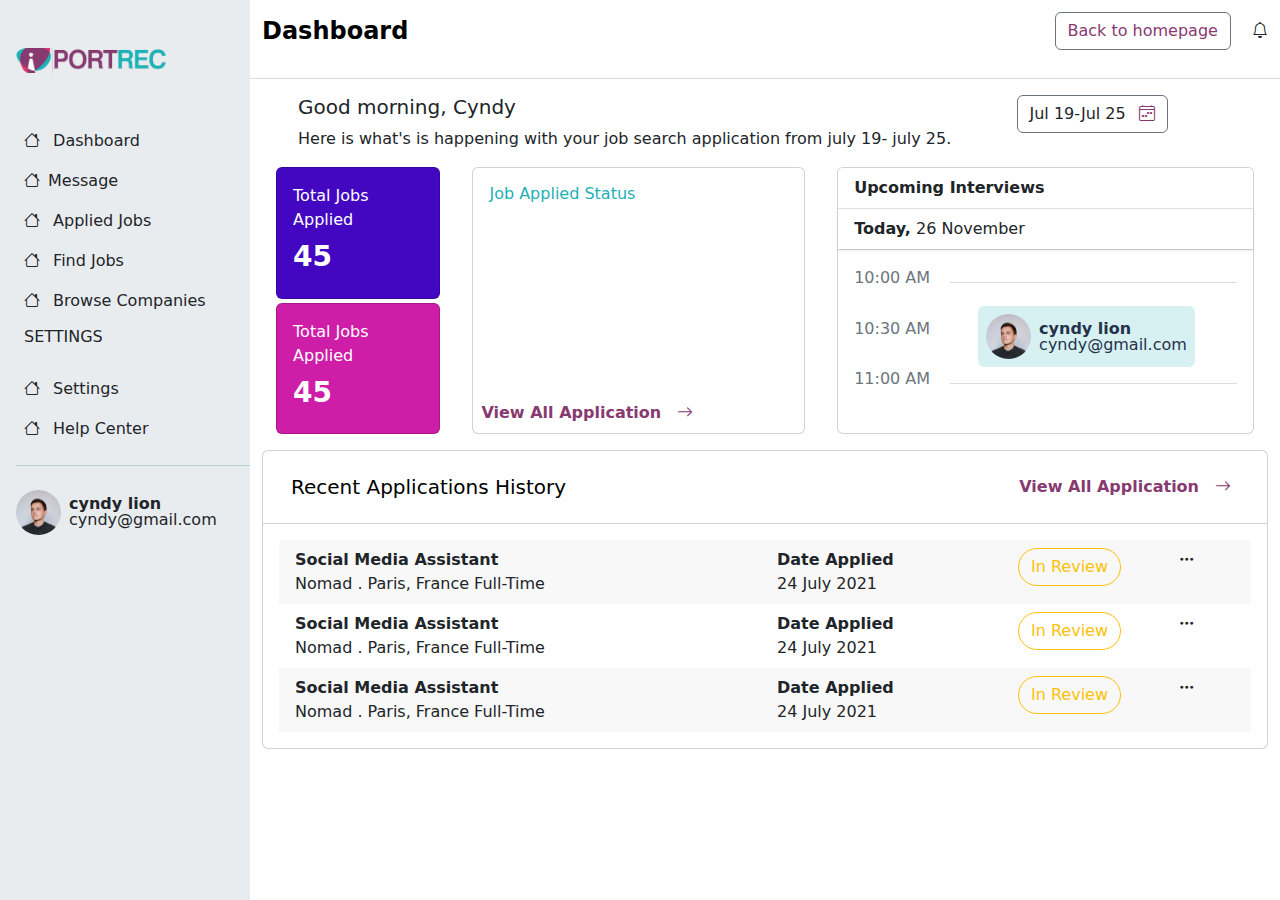
<file: index.html>
<!DOCTYPE html>
<html lang="en">
  <head>
    <meta charset="UTF-8" />
    <meta name="viewport" content="width=device-width, initial-scale=1.0" />
    <title>Portrec</title>
    <link rel="stylesheet" href="./css/styles.css" />
    <link rel="stylesheet" href="./icons/bootstrap-icons.min.css" />
    <link
      rel="stylesheet"
      href="https://cdn.jsdelivr.net/npm/bootstrap-icons@1.11.3/font/bootstrap-icons.min.css"
    />
    <link rel="stylesheet" href="./style.css" />
  </head>

  <body>
    <div class="wrapper">
      <div class="sidebar ps-3">
        <div class="logo pt-5">
          <img
            src="./images/site_logo_1600674075 1.png"
            alt="img-fluid"
            class="img"
          />
        </div>
        <div class="mt-5 ps-2">
          <ul class="navbar-nav">
            <li class="nav-item">
              <a href="#" class="nav-link anchor text-capitalize"
                ><i class="bi bi-house pe-2"></i> Dashboard</a
              >
            </li>
            <li class="nav-item">
              <a href="#" class="nav-link anchor text-capitalize"
                ><i class="bi bi-house pe-2"></i>Message</a
              >
            </li>
            <li class="nav-item">
              <a href="#" class="nav-link anchor text-capitalize"
                ><i class="bi bi-house pe-2"></i> applied jobs</a
              >
            </li>
            <li class="nav-item">
              <a href="#" class="nav-link anchor text-capitalize"
                ><i class="bi bi-house pe-2"></i> find jobs</a
              >
            </li>
            <li class="nav-item">
              <a href="#" class="nav-link anchor text-capitalize"
                ><i class="bi bi-house pe-2"></i> browse companies</a
              >
            </li>
          </ul>
          <p class="text-uppercase py-1">settings</p>
          <ul class="navbar-nav mb-2">
            <li class="nav-item">
              <a href="#" class="nav-link anchor text-capitalize"
                ><i class="bi bi-house pe-2"></i> settings</a
              >
            </li>
            <li class="nav-item">
              <a href="#" class="nav-link anchor text-capitalize"
                ><i class="bi bi-house pe-2"></i> help center</a
              >
            </li>
          </ul>
        </div>

        <hr class="text-success w-100" />
        <div class="d-flex align-items-center mt-4">
          <img
            src="./images/alex-suprun-ZHvM3XIOHoE-unsplash 1.png"
            alt="img"
            class="img-fluid rounded-circle"
          />
          <div class="lh-1 ps-2">
            <span class="fw-bold">cyndy lion</span>
            <span><a class="nav-link">cyndy@gmail.com</a></span>
          </div>
        </div>
      </div>

      <main class="main">
        <div class="top">
          <nav class="navbar navbar-expand-lg">
            <div class="container-fluid">
              <a class="navbar-brand fs-4 fw-bold">Dashboard</a>

              <div class="top-right">
                <a
                  class="btn border-secondary"
                  href="./landingpage.html"
                  type="button"
                >
                  Back to homepage
                </a>
                <i class="bi bi-bell ps-3"></i>
              </div>
            </div>
          </nav>

          <div class="col-md-3">
            <button
              class="btn btn-primary toggle"
              type="button"
              data-bs-toggle="offcanvas"
              data-bs-target="#staticBackdrop"
              aria-controls="staticBackdrop"
            >
              <i class="bi bi-list"></i>
            </button>

            <div
              class="offcanvas offcanvas-start"
              data-bs-backdrop="static"
              tabindex="-1"
              id="staticBackdrop"
              aria-labelledby="staticBackdropLabel"
            >
              <div class="offcanvas-header">
                <img
                  src="./images/site_logo_1600674075 1.png"
                  class="offcanvas-title img"
                  id="staticBackdropLabel"
                />
                <button
                  type="button"
                  class="btn-close"
                  data-bs-dismiss="offcanvas"
                  aria-label="Close"
                ></button>
              </div>
              <div class="offcanvas-body">
                <div class="mt-5 ps-2">
                  <ul class="navbar-nav">
                    <li class="nav-item">
                      <a href="#" class="nav-link anchor text-capitalize"
                        ><i class="bi bi-house pe-2"></i> Dashboard</a
                      >
                    </li>
                    <li class="nav-item">
                      <a href="#" class="nav-link anchor text-capitalize"
                        ><i class="bi bi-house pe-2"></i>Message</a
                      >
                    </li>
                    <li class="nav-item">
                      <a href="#" class="nav-link anchor text-capitalize"
                        ><i class="bi bi-house pe-2"></i> applied jobs</a
                      >
                    </li>
                    <li class="nav-item">
                      <a href="#" class="nav-link anchor text-capitalize"
                        ><i class="bi bi-house pe-2"></i> find jobs</a
                      >
                    </li>
                    <li class="nav-item">
                      <a href="#" class="nav-link anchor text-capitalize"
                        ><i class="bi bi-house pe-2"></i> browse companies</a
                      >
                    </li>
                  </ul>
                  <p class="text-uppercase py-1">settings</p>
                  <ul class="navbar-nav mb-2">
                    <li class="nav-item">
                      <a href="#" class="nav-link anchor text-capitalize"
                        ><i class="bi bi-house pe-2"></i> settings</a
                      >
                    </li>
                    <li class="nav-item">
                      <a href="#" class="nav-link anchor text-capitalize"
                        ><i class="bi bi-house pe-2"></i> help center</a
                      >
                    </li>
                  </ul>
                </div>
                <hr class="text-success w-100" />
                <a
                  class="btn border-secondary"
                  href="./landingpage.html"
                  type="button"
                >
                  Back to homepage
                </a>
                <i class="bi bi-bell ps-3"></i>
                <div class="d-flex align-items-center mt-4">
                  <img
                    src="./images/alex-suprun-ZHvM3XIOHoE-unsplash 1.png"
                    alt="img"
                    class="img-fluid rounded-circle"
                  />
                  <div class="lh-1 ps-2">
                    <span class="fw-bold">cyndy lion</span>
                    <span><a class="nav-link">cyndy@gmail.com</a></span>
                  </div>
                </div>
              </div>
            </div>
          </div>
        </div>

        <hr class="text-secondary" />

        <div class="container">
          <div class="row mx-4">
            <div class="col-md-9">
              <h3 class="fs-5">Good morning, Cyndy</h3>
              <p class="fw-light">
                Here is what's is happening with your job search application
                from july 19- july 25.
              </p>
            </div>
            <div class="col-md-3">
              <button
                class="btn border-secondary border text-dark"
                type="button"
              >
                Jul 19-Jul 25 <i class="bi bi-calendar4-week ps-2"></i>
              </button>
            </div>
          </div>
        </div>

        <div class="container">
          <div class="row g-1 justify-content-around">
            <div class="col-md-2">
              <div class="card h-100 border-0">
                <div class="card h-50 text-white top-div">
                  <div class="card-body">
                    <p class="text-capitalize card-title">total jobs applied</p>
                    <h3 class="fw-bold">45</h3>
                  </div>
                </div>

                <div class="card h-50 text-white down-div mt-1">
                  <div class="card-body">
                    <p class="text-capitalize card-title">total jobs applied</p>
                    <h3 class="fw-bold">45</h3>
                  </div>
                </div>
              </div>
            </div>
            <div class="col-md-4">
              <div class="card h-100">
                <div class="card-body">
                  <h6 class="h6 text-capitalize text-shadow">
                    job applied status
                  </h6>
                  <div class="doughnut-chart">
                    <canvas id="myChart"></canvas>
                  </div>
                </div>
                <a href="" class="text-capitalize nav-link a fw-bold p-2"
                  >view all application<i class="bi bi-arrow-right ps-3"></i
                ></a>
              </div>
            </div>
            <div class="col-md-5">
              <div class="card h-100">
                <ul class="list-group list-group-flush">
                  <li class="list-group-item fw-bold text-capitalize">
                    upcoming interviews
                  </li>
                  <li class="list-group-item text-capitalize shadow-sm">
                    <span class="fw-bold">today,</span> 26 november
                  </li>
                </ul>
                <div class="card-body">
                  <div class="d-flex text-secondary justify-content-between">
                    <p class="text-uppercase">10:00 am</p>

                    <hr class="w-75" />
                  </div>
                  <div
                    class="d-flex text-secondary align-items-center justify-content-round"
                  >
                    <p class="text-uppercase">10:30 am</p>
                    <div
                      class="d-flex align-items-center ms-5 timer-box p-2 rounded"
                    >
                      <img
                        src="./images/alex-suprun-ZHvM3XIOHoE-unsplash 1.png"
                        alt="img"
                        class="img-fluid rounded-circle"
                      />
                      <div class="lh-1 ps-2">
                        <span class="fw-bold">cyndy lion</span>
                        <span><a class="nav-link">cyndy@gmail.com</a></span>
                      </div>
                    </div>
                  </div>
                  <div class="d-flex text-secondary justify-content-between">
                    <p class="text-uppercase">11:00 am</p>

                    <hr class="w-75" />
                  </div>
                </div>
              </div>
            </div>
          </div>
        </div>

        <div class="container mt-3">
          <div class="row">
            <div class="col-md-12">
              <div class="card h-100">
                <div class="card-header bg-transparent">
                  <nav class="navbar">
                    <div class="container-fluid">
                      <a class="navbar-brand">Recent Applications History</a>
                      <a
                        href=""
                        class="text-capitalize nav-link a fw-bold p-2 text-end"
                        >view all application<i
                          class="bi bi-arrow-right ps-3"
                        ></i
                      ></a>
                    </div>
                  </nav>
                </div>
                <div class="card-body">
                  <div class="card-header border-0">
                    <div class="row">
                      <div class="col-md-6">
                        <span class="fw-bold">Social Media Assistant</span
                        ><br />
                        <span class="fw-light text-capitalize">
                          nomad . paris, france full-time</span
                        >
                      </div>
                      <div class="col-md-3">
                        <span class="fw-bold text-capitalize">date applied</span
                        ><br />
                        <span class="fw-light text-capitalize"
                          >24 july 2021</span
                        >
                      </div>

                      <div class="col-md-2">
                        <button
                          class="btn text-warning border-warning text-capitalize rounded-pill"
                        >
                          in review
                        </button>
                      </div>
                      <div class="col-md-1">
                        <i class="bi bi-three-dots"></i>
                      </div>
                    </div>
                  </div>

                  <div class="card-header bg-transparent border-0">
                    <div class="row">
                      <div class="col-md-6">
                        <span class="fw-bold">Social Media Assistant</span
                        ><br />
                        <span class="fw-light text-capitalize">
                          nomad . paris, france full-time</span
                        >
                      </div>
                      <div class="col-md-3">
                        <span class="fw-bold text-capitalize">date applied</span
                        ><br />
                        <span class="fw-light text-capitalize"
                          >24 july 2021</span
                        >
                      </div>

                      <div class="col-md-2">
                        <button
                          class="btn text-warning border-warning text-capitalize rounded-pill"
                        >
                          in review
                        </button>
                      </div>
                      <div class="col-md-1">
                        <i class="bi bi-three-dots"></i>
                      </div>
                    </div>
                  </div>

                  <div class="card-header border-0">
                    <div class="row">
                      <div class="col-md-6">
                        <span class="fw-bold">Social Media Assistant</span
                        ><br />
                        <span class="fw-light text-capitalize">
                          nomad . paris, france full-time</span
                        >
                      </div>
                      <div class="col-md-3">
                        <span class="fw-bold text-capitalize">date applied</span
                        ><br />
                        <span class="fw-light text-capitalize"
                          >24 july 2021</span
                        >
                      </div>

                      <div class="col-md-2">
                        <button
                          class="btn text-warning border-warning text-capitalize rounded-pill"
                        >
                          in review
                        </button>
                      </div>
                      <div class="col-md-1">
                        <i class="bi bi-three-dots"></i>
                      </div>
                    </div>
                  </div>
                </div>
              </div>
            </div>
          </div>
        </div>
      </main>
    </div>
    <script src="./js/doc.js"></script>
  </body>
</html>
</file>
<file: style.css>
.wrapper {
  width: 100vw;
  height: 100vh;
  overflow-x:hidden;
}
.sidebar {
  width: 250px;
  height: 100vh !important;
  background-color: var(--bs-gray-200);
  position: fixed;
  top: 0;
  bottom: 0;
  left: 0;
  overflow-y: auto;
}
.anchor:hover {
  color: #873a70;
}
.a {
  color: #873a70;
}
.rounded-circle {
  width: 45px;
  height: 45px;
}
.img {
  width: 150px;
}
.main {
  margin-left: 250px;
  overflow-x: auto;
}
.border-secondary {
  color: #873a70;
}
.bi-calendar4-week{
    color: #873a70;
}
.top-div{
    background-color:#4307C2;
}
.down-div{
    background-color:#CE1DA7;
}
.h6{
    color:#1EB0B4;
}
.timer-box{
    background-color:#d7f1f2;
    color:#25324B;
}
.offcanvas{
    display:none;
    width:250px !important;
    background-color: var(--bs-gray-200);

}
.toggle{
    display:none;
}
@media screen and (max-width:765px) {
    .sidebar{
        display:none;
    }
    .main{
        margin-left:-250px;
    }
    .top-right{
        display:none;
    }
    .toggle{
        display:block;
    }
    .offcanvas{
        display:block;
    }
    .top{
        display: flex;
        align-items:center;
        justify-content: space-around;
    }
}
@media screen and (max-width:600px) {
    .main{
        margin:0;
    }
    
}
</file>
<file: css/styles.css>
@charset "UTF-8";/*!
 * Bootstrap  v5.3.3 (https://getbootstrap.com/)
 * Copyright 2011-2024 The Bootstrap Authors
 * Licensed under MIT (https://github.com/twbs/bootstrap/blob/main/LICENSE)
 */:root,[data-bs-theme=light]{--bs-blue:#0d6efd;--bs-indigo:#6610f2;--bs-purple:#6f42c1;--bs-pink:#d63384;--bs-red:#dc3545;--bs-orange:#fd7e14;--bs-yellow:#ffc107;--bs-green:#198754;--bs-teal:#20c997;--bs-cyan:#0dcaf0;--bs-black:#000;--bs-white:#fff;--bs-gray:#6c757d;--bs-gray-dark:#343a40;--bs-gray-100:#f8f9fa;--bs-gray-200:#e9ecef;--bs-gray-300:#dee2e6;--bs-gray-400:#ced4da;--bs-gray-500:#adb5bd;--bs-gray-600:#6c757d;--bs-gray-700:#495057;--bs-gray-800:#343a40;--bs-gray-900:#212529;--bs-primary:#0d6efd;--bs-secondary:#6c757d;--bs-success:#198754;--bs-info:#0dcaf0;--bs-warning:#ffc107;--bs-danger:#dc3545;--bs-light:#f8f9fa;--bs-dark:#212529;--bs-primary-rgb:13,110,253;--bs-secondary-rgb:108,117,125;--bs-success-rgb:25,135,84;--bs-info-rgb:13,202,240;--bs-warning-rgb:255,193,7;--bs-danger-rgb:220,53,69;--bs-light-rgb:248,249,250;--bs-dark-rgb:33,37,41;--bs-primary-text-emphasis:#052c65;--bs-secondary-text-emphasis:#2b2f32;--bs-success-text-emphasis:#0a3622;--bs-info-text-emphasis:#055160;--bs-warning-text-emphasis:#664d03;--bs-danger-text-emphasis:#58151c;--bs-light-text-emphasis:#495057;--bs-dark-text-emphasis:#495057;--bs-primary-bg-subtle:#cfe2ff;--bs-secondary-bg-subtle:#e2e3e5;--bs-success-bg-subtle:#d1e7dd;--bs-info-bg-subtle:#cff4fc;--bs-warning-bg-subtle:#fff3cd;--bs-danger-bg-subtle:#f8d7da;--bs-light-bg-subtle:#fcfcfd;--bs-dark-bg-subtle:#ced4da;--bs-primary-border-subtle:#9ec5fe;--bs-secondary-border-subtle:#c4c8cb;--bs-success-border-subtle:#a3cfbb;--bs-info-border-subtle:#9eeaf9;--bs-warning-border-subtle:#ffe69c;--bs-danger-border-subtle:#f1aeb5;--bs-light-border-subtle:#e9ecef;--bs-dark-border-subtle:#adb5bd;--bs-white-rgb:255,255,255;--bs-black-rgb:0,0,0;--bs-font-sans-serif:system-ui,-apple-system,"Segoe UI",Roboto,"Helvetica Neue","Noto Sans","Liberation Sans",Arial,sans-serif,"Apple Color Emoji","Segoe UI Emoji","Segoe UI Symbol","Noto Color Emoji";--bs-font-monospace:SFMono-Regular,Menlo,Monaco,Consolas,"Liberation Mono","Courier New",monospace;--bs-gradient:linear-gradient(180deg, rgba(255, 255, 255, 0.15), rgba(255, 255, 255, 0));--bs-body-font-family:var(--bs-font-sans-serif);--bs-body-font-size:1rem;--bs-body-font-weight:400;--bs-body-line-height:1.5;--bs-body-color:#212529;--bs-body-color-rgb:33,37,41;--bs-body-bg:#fff;--bs-body-bg-rgb:255,255,255;--bs-emphasis-color:#000;--bs-emphasis-color-rgb:0,0,0;--bs-secondary-color:rgba(33, 37, 41, 0.75);--bs-secondary-color-rgb:33,37,41;--bs-secondary-bg:#e9ecef;--bs-secondary-bg-rgb:233,236,239;--bs-tertiary-color:rgba(33, 37, 41, 0.5);--bs-tertiary-color-rgb:33,37,41;--bs-tertiary-bg:#f8f9fa;--bs-tertiary-bg-rgb:248,249,250;--bs-heading-color:inherit;--bs-link-color:#0d6efd;--bs-link-color-rgb:13,110,253;--bs-link-decoration:underline;--bs-link-hover-color:#0a58ca;--bs-link-hover-color-rgb:10,88,202;--bs-code-color:#d63384;--bs-highlight-color:#212529;--bs-highlight-bg:#fff3cd;--bs-border-width:1px;--bs-border-style:solid;--bs-border-color:#dee2e6;--bs-border-color-translucent:rgba(0, 0, 0, 0.175);--bs-border-radius:0.375rem;--bs-border-radius-sm:0.25rem;--bs-border-radius-lg:0.5rem;--bs-border-radius-xl:1rem;--bs-border-radius-xxl:2rem;--bs-border-radius-2xl:var(--bs-border-radius-xxl);--bs-border-radius-pill:50rem;--bs-box-shadow:0 0.5rem 1rem rgba(0, 0, 0, 0.15);--bs-box-shadow-sm:0 0.125rem 0.25rem rgba(0, 0, 0, 0.075);--bs-box-shadow-lg:0 1rem 3rem rgba(0, 0, 0, 0.175);--bs-box-shadow-inset:inset 0 1px 2px rgba(0, 0, 0, 0.075);--bs-focus-ring-width:0.25rem;--bs-focus-ring-opacity:0.25;--bs-focus-ring-color:rgba(13, 110, 253, 0.25);--bs-form-valid-color:#198754;--bs-form-valid-border-color:#198754;--bs-form-invalid-color:#dc3545;--bs-form-invalid-border-color:#dc3545}[data-bs-theme=dark]{color-scheme:dark;--bs-body-color:#dee2e6;--bs-body-color-rgb:222,226,230;--bs-body-bg:#212529;--bs-body-bg-rgb:33,37,41;--bs-emphasis-color:#fff;--bs-emphasis-color-rgb:255,255,255;--bs-secondary-color:rgba(222, 226, 230, 0.75);--bs-secondary-color-rgb:222,226,230;--bs-secondary-bg:#343a40;--bs-secondary-bg-rgb:52,58,64;--bs-tertiary-color:rgba(222, 226, 230, 0.5);--bs-tertiary-color-rgb:222,226,230;--bs-tertiary-bg:#2b3035;--bs-tertiary-bg-rgb:43,48,53;--bs-primary-text-emphasis:#6ea8fe;--bs-secondary-text-emphasis:#a7acb1;--bs-success-text-emphasis:#75b798;--bs-info-text-emphasis:#6edff6;--bs-warning-text-emphasis:#ffda6a;--bs-danger-text-emphasis:#ea868f;--bs-light-text-emphasis:#f8f9fa;--bs-dark-text-emphasis:#dee2e6;--bs-primary-bg-subtle:#031633;--bs-secondary-bg-subtle:#161719;--bs-success-bg-subtle:#051b11;--bs-info-bg-subtle:#032830;--bs-warning-bg-subtle:#332701;--bs-danger-bg-subtle:#2c0b0e;--bs-light-bg-subtle:#343a40;--bs-dark-bg-subtle:#1a1d20;--bs-primary-border-subtle:#084298;--bs-secondary-border-subtle:#41464b;--bs-success-border-subtle:#0f5132;--bs-info-border-subtle:#087990;--bs-warning-border-subtle:#997404;--bs-danger-border-subtle:#842029;--bs-light-border-subtle:#495057;--bs-dark-border-subtle:#343a40;--bs-heading-color:inherit;--bs-link-color:#6ea8fe;--bs-link-hover-color:#8bb9fe;--bs-link-color-rgb:110,168,254;--bs-link-hover-color-rgb:139,185,254;--bs-code-color:#e685b5;--bs-highlight-color:#dee2e6;--bs-highlight-bg:#664d03;--bs-border-color:#495057;--bs-border-color-translucent:rgba(255, 255, 255, 0.15);--bs-form-valid-color:#75b798;--bs-form-valid-border-color:#75b798;--bs-form-invalid-color:#ea868f;--bs-form-invalid-border-color:#ea868f}*,::after,::before{box-sizing:border-box}@media (prefers-reduced-motion:no-preference){:root{scroll-behavior:smooth}}body{margin:0;font-family:var(--bs-body-font-family);font-size:var(--bs-body-font-size);font-weight:var(--bs-body-font-weight);line-height:var(--bs-body-line-height);color:var(--bs-body-color);text-align:var(--bs-body-text-align);background-color:var(--bs-body-bg);-webkit-text-size-adjust:100%;-webkit-tap-highlight-color:transparent}hr{margin:1rem 0;color:inherit;border:0;border-top:var(--bs-border-width) solid;opacity:.25}.h1,.h2,.h3,.h4,.h5,.h6,h1,h2,h3,h4,h5,h6{margin-top:0;margin-bottom:.5rem;font-weight:500;line-height:1.2;color:var(--bs-heading-color)}.h1,h1{font-size:calc(1.375rem + 1.5vw)}@media (min-width:1200px){.h1,h1{font-size:2.5rem}}.h2,h2{font-size:calc(1.325rem + .9vw)}@media (min-width:1200px){.h2,h2{font-size:2rem}}.h3,h3{font-size:calc(1.3rem + .6vw)}@media (min-width:1200px){.h3,h3{font-size:1.75rem}}.h4,h4{font-size:calc(1.275rem + .3vw)}@media (min-width:1200px){.h4,h4{font-size:1.5rem}}.h5,h5{font-size:1.25rem}.h6,h6{font-size:1rem}p{margin-top:0;margin-bottom:1rem}abbr[title]{-webkit-text-decoration:underline dotted;text-decoration:underline dotted;cursor:help;-webkit-text-decoration-skip-ink:none;text-decoration-skip-ink:none}address{margin-bottom:1rem;font-style:normal;line-height:inherit}ol,ul{padding-left:2rem}dl,ol,ul{margin-top:0;margin-bottom:1rem}ol ol,ol ul,ul ol,ul ul{margin-bottom:0}dt{font-weight:700}dd{margin-bottom:.5rem;margin-left:0}blockquote{margin:0 0 1rem}b,strong{font-weight:bolder}.small,small{font-size:.875em}.mark,mark{padding:.1875em;color:var(--bs-highlight-color);background-color:var(--bs-highlight-bg)}sub,sup{position:relative;font-size:.75em;line-height:0;vertical-align:baseline}sub{bottom:-.25em}sup{top:-.5em}a{color:rgba(var(--bs-link-color-rgb),var(--bs-link-opacity,1));text-decoration:underline}a:hover{--bs-link-color-rgb:var(--bs-link-hover-color-rgb)}a:not([href]):not([class]),a:not([href]):not([class]):hover{color:inherit;text-decoration:none}code,kbd,pre,samp{font-family:var(--bs-font-monospace);font-size:1em}pre{display:block;margin-top:0;margin-bottom:1rem;overflow:auto;font-size:.875em}pre code{font-size:inherit;color:inherit;word-break:normal}code{font-size:.875em;color:var(--bs-code-color);word-wrap:break-word}a>code{color:inherit}kbd{padding:.1875rem .375rem;font-size:.875em;color:var(--bs-body-bg);background-color:var(--bs-body-color);border-radius:.25rem}kbd kbd{padding:0;font-size:1em}figure{margin:0 0 1rem}img,svg{vertical-align:middle}table{caption-side:bottom;border-collapse:collapse}caption{padding-top:.5rem;padding-bottom:.5rem;color:var(--bs-secondary-color);text-align:left}th{text-align:inherit;text-align:-webkit-match-parent}tbody,td,tfoot,th,thead,tr{border-color:inherit;border-style:solid;border-width:0}label{display:inline-block}button{border-radius:0}button:focus:not(:focus-visible){outline:0}button,input,optgroup,select,textarea{margin:0;font-family:inherit;font-size:inherit;line-height:inherit}button,select{text-transform:none}[role=button]{cursor:pointer}select{word-wrap:normal}select:disabled{opacity:1}[list]:not([type=date]):not([type=datetime-local]):not([type=month]):not([type=week]):not([type=time])::-webkit-calendar-picker-indicator{display:none!important}[type=button],[type=reset],[type=submit],button{-webkit-appearance:button}[type=button]:not(:disabled),[type=reset]:not(:disabled),[type=submit]:not(:disabled),button:not(:disabled){cursor:pointer}::-moz-focus-inner{padding:0;border-style:none}textarea{resize:vertical}fieldset{min-width:0;padding:0;margin:0;border:0}legend{float:left;width:100%;padding:0;margin-bottom:.5rem;font-size:calc(1.275rem + .3vw);line-height:inherit}@media (min-width:1200px){legend{font-size:1.5rem}}legend+*{clear:left}::-webkit-datetime-edit-day-field,::-webkit-datetime-edit-fields-wrapper,::-webkit-datetime-edit-hour-field,::-webkit-datetime-edit-minute,::-webkit-datetime-edit-month-field,::-webkit-datetime-edit-text,::-webkit-datetime-edit-year-field{padding:0}::-webkit-inner-spin-button{height:auto}[type=search]{-webkit-appearance:textfield;outline-offset:-2px}::-webkit-search-decoration{-webkit-appearance:none}::-webkit-color-swatch-wrapper{padding:0}::-webkit-file-upload-button{font:inherit;-webkit-appearance:button}::file-selector-button{font:inherit;-webkit-appearance:button}output{display:inline-block}iframe{border:0}summary{display:list-item;cursor:pointer}progress{vertical-align:baseline}[hidden]{display:none!important}.lead{font-size:1.25rem;font-weight:300}.display-1{font-size:calc(1.625rem + 4.5vw);font-weight:300;line-height:1.2}@media (min-width:1200px){.display-1{font-size:5rem}}.display-2{font-size:calc(1.575rem + 3.9vw);font-weight:300;line-height:1.2}@media (min-width:1200px){.display-2{font-size:4.5rem}}.display-3{font-size:calc(1.525rem + 3.3vw);font-weight:300;line-height:1.2}@media (min-width:1200px){.display-3{font-size:4rem}}.display-4{font-size:calc(1.475rem + 2.7vw);font-weight:300;line-height:1.2}@media (min-width:1200px){.display-4{font-size:3.5rem}}.display-5{font-size:calc(1.425rem + 2.1vw);font-weight:300;line-height:1.2}@media (min-width:1200px){.display-5{font-size:3rem}}.display-6{font-size:calc(1.375rem + 1.5vw);font-weight:300;line-height:1.2}@media (min-width:1200px){.display-6{font-size:2.5rem}}.list-unstyled{padding-left:0;list-style:none}.list-inline{padding-left:0;list-style:none}.list-inline-item{display:inline-block}.list-inline-item:not(:last-child){margin-right:.5rem}.initialism{font-size:.875em;text-transform:uppercase}.blockquote{margin-bottom:1rem;font-size:1.25rem}.blockquote>:last-child{margin-bottom:0}.blockquote-footer{margin-top:-1rem;margin-bottom:1rem;font-size:.875em;color:#6c757d}.blockquote-footer::before{content:"— "}.img-fluid{max-width:100%;height:auto}.img-thumbnail{padding:.25rem;background-color:var(--bs-body-bg);border:var(--bs-border-width) solid var(--bs-border-color);border-radius:var(--bs-border-radius);max-width:100%;height:auto}.figure{display:inline-block}.figure-img{margin-bottom:.5rem;line-height:1}.figure-caption{font-size:.875em;color:var(--bs-secondary-color)}.container,.container-fluid,.container-lg,.container-md,.container-sm,.container-xl,.container-xxl{--bs-gutter-x:1.5rem;--bs-gutter-y:0;width:100%;padding-right:calc(var(--bs-gutter-x) * .5);padding-left:calc(var(--bs-gutter-x) * .5);margin-right:auto;margin-left:auto}@media (min-width:576px){.container,.container-sm{max-width:540px}}@media (min-width:768px){.container,.container-md,.container-sm{max-width:720px}}@media (min-width:992px){.container,.container-lg,.container-md,.container-sm{max-width:960px}}@media (min-width:1200px){.container,.container-lg,.container-md,.container-sm,.container-xl{max-width:1140px}}@media (min-width:1400px){.container,.container-lg,.container-md,.container-sm,.container-xl,.container-xxl{max-width:1320px}}:root{--bs-breakpoint-xs:0;--bs-breakpoint-sm:576px;--bs-breakpoint-md:768px;--bs-breakpoint-lg:992px;--bs-breakpoint-xl:1200px;--bs-breakpoint-xxl:1400px}.row{--bs-gutter-x:1.5rem;--bs-gutter-y:0;display:flex;flex-wrap:wrap;margin-top:calc(-1 * var(--bs-gutter-y));margin-right:calc(-.5 * var(--bs-gutter-x));margin-left:calc(-.5 * var(--bs-gutter-x))}.row>*{flex-shrink:0;width:100%;max-width:100%;padding-right:calc(var(--bs-gutter-x) * .5);padding-left:calc(var(--bs-gutter-x) * .5);margin-top:var(--bs-gutter-y)}.col{flex:1 0 0%}.row-cols-auto>*{flex:0 0 auto;width:auto}.row-cols-1>*{flex:0 0 auto;width:100%}.row-cols-2>*{flex:0 0 auto;width:50%}.row-cols-3>*{flex:0 0 auto;width:33.33333333%}.row-cols-4>*{flex:0 0 auto;width:25%}.row-cols-5>*{flex:0 0 auto;width:20%}.row-cols-6>*{flex:0 0 auto;width:16.66666667%}.col-auto{flex:0 0 auto;width:auto}.col-1{flex:0 0 auto;width:8.33333333%}.col-2{flex:0 0 auto;width:16.66666667%}.col-3{flex:0 0 auto;width:25%}.col-4{flex:0 0 auto;width:33.33333333%}.col-5{flex:0 0 auto;width:41.66666667%}.col-6{flex:0 0 auto;width:50%}.col-7{flex:0 0 auto;width:58.33333333%}.col-8{flex:0 0 auto;width:66.66666667%}.col-9{flex:0 0 auto;width:75%}.col-10{flex:0 0 auto;width:83.33333333%}.col-11{flex:0 0 auto;width:91.66666667%}.col-12{flex:0 0 auto;width:100%}.offset-1{margin-left:8.33333333%}.offset-2{margin-left:16.66666667%}.offset-3{margin-left:25%}.offset-4{margin-left:33.33333333%}.offset-5{margin-left:41.66666667%}.offset-6{margin-left:50%}.offset-7{margin-left:58.33333333%}.offset-8{margin-left:66.66666667%}.offset-9{margin-left:75%}.offset-10{margin-left:83.33333333%}.offset-11{margin-left:91.66666667%}.g-0,.gx-0{--bs-gutter-x:0}.g-0,.gy-0{--bs-gutter-y:0}.g-1,.gx-1{--bs-gutter-x:0.25rem}.g-1,.gy-1{--bs-gutter-y:0.25rem}.g-2,.gx-2{--bs-gutter-x:0.5rem}.g-2,.gy-2{--bs-gutter-y:0.5rem}.g-3,.gx-3{--bs-gutter-x:1rem}.g-3,.gy-3{--bs-gutter-y:1rem}.g-4,.gx-4{--bs-gutter-x:1.5rem}.g-4,.gy-4{--bs-gutter-y:1.5rem}.g-5,.gx-5{--bs-gutter-x:3rem}.g-5,.gy-5{--bs-gutter-y:3rem}@media (min-width:576px){.col-sm{flex:1 0 0%}.row-cols-sm-auto>*{flex:0 0 auto;width:auto}.row-cols-sm-1>*{flex:0 0 auto;width:100%}.row-cols-sm-2>*{flex:0 0 auto;width:50%}.row-cols-sm-3>*{flex:0 0 auto;width:33.33333333%}.row-cols-sm-4>*{flex:0 0 auto;width:25%}.row-cols-sm-5>*{flex:0 0 auto;width:20%}.row-cols-sm-6>*{flex:0 0 auto;width:16.66666667%}.col-sm-auto{flex:0 0 auto;width:auto}.col-sm-1{flex:0 0 auto;width:8.33333333%}.col-sm-2{flex:0 0 auto;width:16.66666667%}.col-sm-3{flex:0 0 auto;width:25%}.col-sm-4{flex:0 0 auto;width:33.33333333%}.col-sm-5{flex:0 0 auto;width:41.66666667%}.col-sm-6{flex:0 0 auto;width:50%}.col-sm-7{flex:0 0 auto;width:58.33333333%}.col-sm-8{flex:0 0 auto;width:66.66666667%}.col-sm-9{flex:0 0 auto;width:75%}.col-sm-10{flex:0 0 auto;width:83.33333333%}.col-sm-11{flex:0 0 auto;width:91.66666667%}.col-sm-12{flex:0 0 auto;width:100%}.offset-sm-0{margin-left:0}.offset-sm-1{margin-left:8.33333333%}.offset-sm-2{margin-left:16.66666667%}.offset-sm-3{margin-left:25%}.offset-sm-4{margin-left:33.33333333%}.offset-sm-5{margin-left:41.66666667%}.offset-sm-6{margin-left:50%}.offset-sm-7{margin-left:58.33333333%}.offset-sm-8{margin-left:66.66666667%}.offset-sm-9{margin-left:75%}.offset-sm-10{margin-left:83.33333333%}.offset-sm-11{margin-left:91.66666667%}.g-sm-0,.gx-sm-0{--bs-gutter-x:0}.g-sm-0,.gy-sm-0{--bs-gutter-y:0}.g-sm-1,.gx-sm-1{--bs-gutter-x:0.25rem}.g-sm-1,.gy-sm-1{--bs-gutter-y:0.25rem}.g-sm-2,.gx-sm-2{--bs-gutter-x:0.5rem}.g-sm-2,.gy-sm-2{--bs-gutter-y:0.5rem}.g-sm-3,.gx-sm-3{--bs-gutter-x:1rem}.g-sm-3,.gy-sm-3{--bs-gutter-y:1rem}.g-sm-4,.gx-sm-4{--bs-gutter-x:1.5rem}.g-sm-4,.gy-sm-4{--bs-gutter-y:1.5rem}.g-sm-5,.gx-sm-5{--bs-gutter-x:3rem}.g-sm-5,.gy-sm-5{--bs-gutter-y:3rem}}@media (min-width:768px){.col-md{flex:1 0 0%}.row-cols-md-auto>*{flex:0 0 auto;width:auto}.row-cols-md-1>*{flex:0 0 auto;width:100%}.row-cols-md-2>*{flex:0 0 auto;width:50%}.row-cols-md-3>*{flex:0 0 auto;width:33.33333333%}.row-cols-md-4>*{flex:0 0 auto;width:25%}.row-cols-md-5>*{flex:0 0 auto;width:20%}.row-cols-md-6>*{flex:0 0 auto;width:16.66666667%}.col-md-auto{flex:0 0 auto;width:auto}.col-md-1{flex:0 0 auto;width:8.33333333%}.col-md-2{flex:0 0 auto;width:16.66666667%}.col-md-3{flex:0 0 auto;width:25%}.col-md-4{flex:0 0 auto;width:33.33333333%}.col-md-5{flex:0 0 auto;width:41.66666667%}.col-md-6{flex:0 0 auto;width:50%}.col-md-7{flex:0 0 auto;width:58.33333333%}.col-md-8{flex:0 0 auto;width:66.66666667%}.col-md-9{flex:0 0 auto;width:75%}.col-md-10{flex:0 0 auto;width:83.33333333%}.col-md-11{flex:0 0 auto;width:91.66666667%}.col-md-12{flex:0 0 auto;width:100%}.offset-md-0{margin-left:0}.offset-md-1{margin-left:8.33333333%}.offset-md-2{margin-left:16.66666667%}.offset-md-3{margin-left:25%}.offset-md-4{margin-left:33.33333333%}.offset-md-5{margin-left:41.66666667%}.offset-md-6{margin-left:50%}.offset-md-7{margin-left:58.33333333%}.offset-md-8{margin-left:66.66666667%}.offset-md-9{margin-left:75%}.offset-md-10{margin-left:83.33333333%}.offset-md-11{margin-left:91.66666667%}.g-md-0,.gx-md-0{--bs-gutter-x:0}.g-md-0,.gy-md-0{--bs-gutter-y:0}.g-md-1,.gx-md-1{--bs-gutter-x:0.25rem}.g-md-1,.gy-md-1{--bs-gutter-y:0.25rem}.g-md-2,.gx-md-2{--bs-gutter-x:0.5rem}.g-md-2,.gy-md-2{--bs-gutter-y:0.5rem}.g-md-3,.gx-md-3{--bs-gutter-x:1rem}.g-md-3,.gy-md-3{--bs-gutter-y:1rem}.g-md-4,.gx-md-4{--bs-gutter-x:1.5rem}.g-md-4,.gy-md-4{--bs-gutter-y:1.5rem}.g-md-5,.gx-md-5{--bs-gutter-x:3rem}.g-md-5,.gy-md-5{--bs-gutter-y:3rem}}@media (min-width:992px){.col-lg{flex:1 0 0%}.row-cols-lg-auto>*{flex:0 0 auto;width:auto}.row-cols-lg-1>*{flex:0 0 auto;width:100%}.row-cols-lg-2>*{flex:0 0 auto;width:50%}.row-cols-lg-3>*{flex:0 0 auto;width:33.33333333%}.row-cols-lg-4>*{flex:0 0 auto;width:25%}.row-cols-lg-5>*{flex:0 0 auto;width:20%}.row-cols-lg-6>*{flex:0 0 auto;width:16.66666667%}.col-lg-auto{flex:0 0 auto;width:auto}.col-lg-1{flex:0 0 auto;width:8.33333333%}.col-lg-2{flex:0 0 auto;width:16.66666667%}.col-lg-3{flex:0 0 auto;width:25%}.col-lg-4{flex:0 0 auto;width:33.33333333%}.col-lg-5{flex:0 0 auto;width:41.66666667%}.col-lg-6{flex:0 0 auto;width:50%}.col-lg-7{flex:0 0 auto;width:58.33333333%}.col-lg-8{flex:0 0 auto;width:66.66666667%}.col-lg-9{flex:0 0 auto;width:75%}.col-lg-10{flex:0 0 auto;width:83.33333333%}.col-lg-11{flex:0 0 auto;width:91.66666667%}.col-lg-12{flex:0 0 auto;width:100%}.offset-lg-0{margin-left:0}.offset-lg-1{margin-left:8.33333333%}.offset-lg-2{margin-left:16.66666667%}.offset-lg-3{margin-left:25%}.offset-lg-4{margin-left:33.33333333%}.offset-lg-5{margin-left:41.66666667%}.offset-lg-6{margin-left:50%}.offset-lg-7{margin-left:58.33333333%}.offset-lg-8{margin-left:66.66666667%}.offset-lg-9{margin-left:75%}.offset-lg-10{margin-left:83.33333333%}.offset-lg-11{margin-left:91.66666667%}.g-lg-0,.gx-lg-0{--bs-gutter-x:0}.g-lg-0,.gy-lg-0{--bs-gutter-y:0}.g-lg-1,.gx-lg-1{--bs-gutter-x:0.25rem}.g-lg-1,.gy-lg-1{--bs-gutter-y:0.25rem}.g-lg-2,.gx-lg-2{--bs-gutter-x:0.5rem}.g-lg-2,.gy-lg-2{--bs-gutter-y:0.5rem}.g-lg-3,.gx-lg-3{--bs-gutter-x:1rem}.g-lg-3,.gy-lg-3{--bs-gutter-y:1rem}.g-lg-4,.gx-lg-4{--bs-gutter-x:1.5rem}.g-lg-4,.gy-lg-4{--bs-gutter-y:1.5rem}.g-lg-5,.gx-lg-5{--bs-gutter-x:3rem}.g-lg-5,.gy-lg-5{--bs-gutter-y:3rem}}@media (min-width:1200px){.col-xl{flex:1 0 0%}.row-cols-xl-auto>*{flex:0 0 auto;width:auto}.row-cols-xl-1>*{flex:0 0 auto;width:100%}.row-cols-xl-2>*{flex:0 0 auto;width:50%}.row-cols-xl-3>*{flex:0 0 auto;width:33.33333333%}.row-cols-xl-4>*{flex:0 0 auto;width:25%}.row-cols-xl-5>*{flex:0 0 auto;width:20%}.row-cols-xl-6>*{flex:0 0 auto;width:16.66666667%}.col-xl-auto{flex:0 0 auto;width:auto}.col-xl-1{flex:0 0 auto;width:8.33333333%}.col-xl-2{flex:0 0 auto;width:16.66666667%}.col-xl-3{flex:0 0 auto;width:25%}.col-xl-4{flex:0 0 auto;width:33.33333333%}.col-xl-5{flex:0 0 auto;width:41.66666667%}.col-xl-6{flex:0 0 auto;width:50%}.col-xl-7{flex:0 0 auto;width:58.33333333%}.col-xl-8{flex:0 0 auto;width:66.66666667%}.col-xl-9{flex:0 0 auto;width:75%}.col-xl-10{flex:0 0 auto;width:83.33333333%}.col-xl-11{flex:0 0 auto;width:91.66666667%}.col-xl-12{flex:0 0 auto;width:100%}.offset-xl-0{margin-left:0}.offset-xl-1{margin-left:8.33333333%}.offset-xl-2{margin-left:16.66666667%}.offset-xl-3{margin-left:25%}.offset-xl-4{margin-left:33.33333333%}.offset-xl-5{margin-left:41.66666667%}.offset-xl-6{margin-left:50%}.offset-xl-7{margin-left:58.33333333%}.offset-xl-8{margin-left:66.66666667%}.offset-xl-9{margin-left:75%}.offset-xl-10{margin-left:83.33333333%}.offset-xl-11{margin-left:91.66666667%}.g-xl-0,.gx-xl-0{--bs-gutter-x:0}.g-xl-0,.gy-xl-0{--bs-gutter-y:0}.g-xl-1,.gx-xl-1{--bs-gutter-x:0.25rem}.g-xl-1,.gy-xl-1{--bs-gutter-y:0.25rem}.g-xl-2,.gx-xl-2{--bs-gutter-x:0.5rem}.g-xl-2,.gy-xl-2{--bs-gutter-y:0.5rem}.g-xl-3,.gx-xl-3{--bs-gutter-x:1rem}.g-xl-3,.gy-xl-3{--bs-gutter-y:1rem}.g-xl-4,.gx-xl-4{--bs-gutter-x:1.5rem}.g-xl-4,.gy-xl-4{--bs-gutter-y:1.5rem}.g-xl-5,.gx-xl-5{--bs-gutter-x:3rem}.g-xl-5,.gy-xl-5{--bs-gutter-y:3rem}}@media (min-width:1400px){.col-xxl{flex:1 0 0%}.row-cols-xxl-auto>*{flex:0 0 auto;width:auto}.row-cols-xxl-1>*{flex:0 0 auto;width:100%}.row-cols-xxl-2>*{flex:0 0 auto;width:50%}.row-cols-xxl-3>*{flex:0 0 auto;width:33.33333333%}.row-cols-xxl-4>*{flex:0 0 auto;width:25%}.row-cols-xxl-5>*{flex:0 0 auto;width:20%}.row-cols-xxl-6>*{flex:0 0 auto;width:16.66666667%}.col-xxl-auto{flex:0 0 auto;width:auto}.col-xxl-1{flex:0 0 auto;width:8.33333333%}.col-xxl-2{flex:0 0 auto;width:16.66666667%}.col-xxl-3{flex:0 0 auto;width:25%}.col-xxl-4{flex:0 0 auto;width:33.33333333%}.col-xxl-5{flex:0 0 auto;width:41.66666667%}.col-xxl-6{flex:0 0 auto;width:50%}.col-xxl-7{flex:0 0 auto;width:58.33333333%}.col-xxl-8{flex:0 0 auto;width:66.66666667%}.col-xxl-9{flex:0 0 auto;width:75%}.col-xxl-10{flex:0 0 auto;width:83.33333333%}.col-xxl-11{flex:0 0 auto;width:91.66666667%}.col-xxl-12{flex:0 0 auto;width:100%}.offset-xxl-0{margin-left:0}.offset-xxl-1{margin-left:8.33333333%}.offset-xxl-2{margin-left:16.66666667%}.offset-xxl-3{margin-left:25%}.offset-xxl-4{margin-left:33.33333333%}.offset-xxl-5{margin-left:41.66666667%}.offset-xxl-6{margin-left:50%}.offset-xxl-7{margin-left:58.33333333%}.offset-xxl-8{margin-left:66.66666667%}.offset-xxl-9{margin-left:75%}.offset-xxl-10{margin-left:83.33333333%}.offset-xxl-11{margin-left:91.66666667%}.g-xxl-0,.gx-xxl-0{--bs-gutter-x:0}.g-xxl-0,.gy-xxl-0{--bs-gutter-y:0}.g-xxl-1,.gx-xxl-1{--bs-gutter-x:0.25rem}.g-xxl-1,.gy-xxl-1{--bs-gutter-y:0.25rem}.g-xxl-2,.gx-xxl-2{--bs-gutter-x:0.5rem}.g-xxl-2,.gy-xxl-2{--bs-gutter-y:0.5rem}.g-xxl-3,.gx-xxl-3{--bs-gutter-x:1rem}.g-xxl-3,.gy-xxl-3{--bs-gutter-y:1rem}.g-xxl-4,.gx-xxl-4{--bs-gutter-x:1.5rem}.g-xxl-4,.gy-xxl-4{--bs-gutter-y:1.5rem}.g-xxl-5,.gx-xxl-5{--bs-gutter-x:3rem}.g-xxl-5,.gy-xxl-5{--bs-gutter-y:3rem}}.table{--bs-table-color-type:initial;--bs-table-bg-type:initial;--bs-table-color-state:initial;--bs-table-bg-state:initial;--bs-table-color:var(--bs-emphasis-color);--bs-table-bg:var(--bs-body-bg);--bs-table-border-color:var(--bs-border-color);--bs-table-accent-bg:transparent;--bs-table-striped-color:var(--bs-emphasis-color);--bs-table-striped-bg:rgba(var(--bs-emphasis-color-rgb), 0.05);--bs-table-active-color:var(--bs-emphasis-color);--bs-table-active-bg:rgba(var(--bs-emphasis-color-rgb), 0.1);--bs-table-hover-color:var(--bs-emphasis-color);--bs-table-hover-bg:rgba(var(--bs-emphasis-color-rgb), 0.075);width:100%;margin-bottom:1rem;vertical-align:top;border-color:var(--bs-table-border-color)}.table>:not(caption)>*>*{padding:.5rem .5rem;color:var(--bs-table-color-state,var(--bs-table-color-type,var(--bs-table-color)));background-color:var(--bs-table-bg);border-bottom-width:var(--bs-border-width);box-shadow:inset 0 0 0 9999px var(--bs-table-bg-state,var(--bs-table-bg-type,var(--bs-table-accent-bg)))}.table>tbody{vertical-align:inherit}.table>thead{vertical-align:bottom}.table-group-divider{border-top:calc(var(--bs-border-width) * 2) solid currentcolor}.caption-top{caption-side:top}.table-sm>:not(caption)>*>*{padding:.25rem .25rem}.table-bordered>:not(caption)>*{border-width:var(--bs-border-width) 0}.table-bordered>:not(caption)>*>*{border-width:0 var(--bs-border-width)}.table-borderless>:not(caption)>*>*{border-bottom-width:0}.table-borderless>:not(:first-child){border-top-width:0}.table-striped>tbody>tr:nth-of-type(odd)>*{--bs-table-color-type:var(--bs-table-striped-color);--bs-table-bg-type:var(--bs-table-striped-bg)}.table-striped-columns>:not(caption)>tr>:nth-child(2n){--bs-table-color-type:var(--bs-table-striped-color);--bs-table-bg-type:var(--bs-table-striped-bg)}.table-active{--bs-table-color-state:var(--bs-table-active-color);--bs-table-bg-state:var(--bs-table-active-bg)}.table-hover>tbody>tr:hover>*{--bs-table-color-state:var(--bs-table-hover-color);--bs-table-bg-state:var(--bs-table-hover-bg)}.table-primary{--bs-table-color:#000;--bs-table-bg:#cfe2ff;--bs-table-border-color:#a6b5cc;--bs-table-striped-bg:#c5d7f2;--bs-table-striped-color:#000;--bs-table-active-bg:#bacbe6;--bs-table-active-color:#000;--bs-table-hover-bg:#bfd1ec;--bs-table-hover-color:#000;color:var(--bs-table-color);border-color:var(--bs-table-border-color)}.table-secondary{--bs-table-color:#000;--bs-table-bg:#e2e3e5;--bs-table-border-color:#b5b6b7;--bs-table-striped-bg:#d7d8da;--bs-table-striped-color:#000;--bs-table-active-bg:#cbccce;--bs-table-active-color:#000;--bs-table-hover-bg:#d1d2d4;--bs-table-hover-color:#000;color:var(--bs-table-color);border-color:var(--bs-table-border-color)}.table-success{--bs-table-color:#000;--bs-table-bg:#d1e7dd;--bs-table-border-color:#a7b9b1;--bs-table-striped-bg:#c7dbd2;--bs-table-striped-color:#000;--bs-table-active-bg:#bcd0c7;--bs-table-active-color:#000;--bs-table-hover-bg:#c1d6cc;--bs-table-hover-color:#000;color:var(--bs-table-color);border-color:var(--bs-table-border-color)}.table-info{--bs-table-color:#000;--bs-table-bg:#cff4fc;--bs-table-border-color:#a6c3ca;--bs-table-striped-bg:#c5e8ef;--bs-table-striped-color:#000;--bs-table-active-bg:#badce3;--bs-table-active-color:#000;--bs-table-hover-bg:#bfe2e9;--bs-table-hover-color:#000;color:var(--bs-table-color);border-color:var(--bs-table-border-color)}.table-warning{--bs-table-color:#000;--bs-table-bg:#fff3cd;--bs-table-border-color:#ccc2a4;--bs-table-striped-bg:#f2e7c3;--bs-table-striped-color:#000;--bs-table-active-bg:#e6dbb9;--bs-table-active-color:#000;--bs-table-hover-bg:#ece1be;--bs-table-hover-color:#000;color:var(--bs-table-color);border-color:var(--bs-table-border-color)}.table-danger{--bs-table-color:#000;--bs-table-bg:#f8d7da;--bs-table-border-color:#c6acae;--bs-table-striped-bg:#eccccf;--bs-table-striped-color:#000;--bs-table-active-bg:#dfc2c4;--bs-table-active-color:#000;--bs-table-hover-bg:#e5c7ca;--bs-table-hover-color:#000;color:var(--bs-table-color);border-color:var(--bs-table-border-color)}.table-light{--bs-table-color:#000;--bs-table-bg:#f8f9fa;--bs-table-border-color:#c6c7c8;--bs-table-striped-bg:#ecedee;--bs-table-striped-color:#000;--bs-table-active-bg:#dfe0e1;--bs-table-active-color:#000;--bs-table-hover-bg:#e5e6e7;--bs-table-hover-color:#000;color:var(--bs-table-color);border-color:var(--bs-table-border-color)}.table-dark{--bs-table-color:#fff;--bs-table-bg:#212529;--bs-table-border-color:#4d5154;--bs-table-striped-bg:#2c3034;--bs-table-striped-color:#fff;--bs-table-active-bg:#373b3e;--bs-table-active-color:#fff;--bs-table-hover-bg:#323539;--bs-table-hover-color:#fff;color:var(--bs-table-color);border-color:var(--bs-table-border-color)}.table-responsive{overflow-x:auto;-webkit-overflow-scrolling:touch}@media (max-width:575.98px){.table-responsive-sm{overflow-x:auto;-webkit-overflow-scrolling:touch}}@media (max-width:767.98px){.table-responsive-md{overflow-x:auto;-webkit-overflow-scrolling:touch}}@media (max-width:991.98px){.table-responsive-lg{overflow-x:auto;-webkit-overflow-scrolling:touch}}@media (max-width:1199.98px){.table-responsive-xl{overflow-x:auto;-webkit-overflow-scrolling:touch}}@media (max-width:1399.98px){.table-responsive-xxl{overflow-x:auto;-webkit-overflow-scrolling:touch}}.form-label{margin-bottom:.5rem}.col-form-label{padding-top:calc(.375rem + var(--bs-border-width));padding-bottom:calc(.375rem + var(--bs-border-width));margin-bottom:0;font-size:inherit;line-height:1.5}.col-form-label-lg{padding-top:calc(.5rem + var(--bs-border-width));padding-bottom:calc(.5rem + var(--bs-border-width));font-size:1.25rem}.col-form-label-sm{padding-top:calc(.25rem + var(--bs-border-width));padding-bottom:calc(.25rem + var(--bs-border-width));font-size:.875rem}.form-text{margin-top:.25rem;font-size:.875em;color:var(--bs-secondary-color)}.form-control{display:block;width:100%;padding:.375rem .75rem;font-size:1rem;font-weight:400;line-height:1.5;color:var(--bs-body-color);-webkit-appearance:none;-moz-appearance:none;appearance:none;background-color:var(--bs-body-bg);background-clip:padding-box;border:var(--bs-border-width) solid var(--bs-border-color);border-radius:var(--bs-border-radius);transition:border-color .15s ease-in-out,box-shadow .15s ease-in-out}@media (prefers-reduced-motion:reduce){.form-control{transition:none}}.form-control[type=file]{overflow:hidden}.form-control[type=file]:not(:disabled):not([readonly]){cursor:pointer}.form-control:focus{color:var(--bs-body-color);background-color:var(--bs-body-bg);border-color:#86b7fe;outline:0;box-shadow:0 0 0 .25rem rgba(13,110,253,.25)}.form-control::-webkit-date-and-time-value{min-width:85px;height:1.5em;margin:0}.form-control::-webkit-datetime-edit{display:block;padding:0}.form-control::-moz-placeholder{color:var(--bs-secondary-color);opacity:1}.form-control::placeholder{color:var(--bs-secondary-color);opacity:1}.form-control:disabled{background-color:var(--bs-secondary-bg);opacity:1}.form-control::-webkit-file-upload-button{padding:.375rem .75rem;margin:-.375rem -.75rem;-webkit-margin-end:.75rem;margin-inline-end:.75rem;color:var(--bs-body-color);background-color:var(--bs-tertiary-bg);pointer-events:none;border-color:inherit;border-style:solid;border-width:0;border-inline-end-width:var(--bs-border-width);border-radius:0;-webkit-transition:color .15s ease-in-out,background-color .15s ease-in-out,border-color .15s ease-in-out,box-shadow .15s ease-in-out;transition:color .15s ease-in-out,background-color .15s ease-in-out,border-color .15s ease-in-out,box-shadow .15s ease-in-out}.form-control::file-selector-button{padding:.375rem .75rem;margin:-.375rem -.75rem;-webkit-margin-end:.75rem;margin-inline-end:.75rem;color:var(--bs-body-color);background-color:var(--bs-tertiary-bg);pointer-events:none;border-color:inherit;border-style:solid;border-width:0;border-inline-end-width:var(--bs-border-width);border-radius:0;transition:color .15s ease-in-out,background-color .15s ease-in-out,border-color .15s ease-in-out,box-shadow .15s ease-in-out}@media (prefers-reduced-motion:reduce){.form-control::-webkit-file-upload-button{-webkit-transition:none;transition:none}.form-control::file-selector-button{transition:none}}.form-control:hover:not(:disabled):not([readonly])::-webkit-file-upload-button{background-color:var(--bs-secondary-bg)}.form-control:hover:not(:disabled):not([readonly])::file-selector-button{background-color:var(--bs-secondary-bg)}.form-control-plaintext{display:block;width:100%;padding:.375rem 0;margin-bottom:0;line-height:1.5;color:var(--bs-body-color);background-color:transparent;border:solid transparent;border-width:var(--bs-border-width) 0}.form-control-plaintext:focus{outline:0}.form-control-plaintext.form-control-lg,.form-control-plaintext.form-control-sm{padding-right:0;padding-left:0}.form-control-sm{min-height:calc(1.5em + .5rem + calc(var(--bs-border-width) * 2));padding:.25rem .5rem;font-size:.875rem;border-radius:var(--bs-border-radius-sm)}.form-control-sm::-webkit-file-upload-button{padding:.25rem .5rem;margin:-.25rem -.5rem;-webkit-margin-end:.5rem;margin-inline-end:.5rem}.form-control-sm::file-selector-button{padding:.25rem .5rem;margin:-.25rem -.5rem;-webkit-margin-end:.5rem;margin-inline-end:.5rem}.form-control-lg{min-height:calc(1.5em + 1rem + calc(var(--bs-border-width) * 2));padding:.5rem 1rem;font-size:1.25rem;border-radius:var(--bs-border-radius-lg)}.form-control-lg::-webkit-file-upload-button{padding:.5rem 1rem;margin:-.5rem -1rem;-webkit-margin-end:1rem;margin-inline-end:1rem}.form-control-lg::file-selector-button{padding:.5rem 1rem;margin:-.5rem -1rem;-webkit-margin-end:1rem;margin-inline-end:1rem}textarea.form-control{min-height:calc(1.5em + .75rem + calc(var(--bs-border-width) * 2))}textarea.form-control-sm{min-height:calc(1.5em + .5rem + calc(var(--bs-border-width) * 2))}textarea.form-control-lg{min-height:calc(1.5em + 1rem + calc(var(--bs-border-width) * 2))}.form-control-color{width:3rem;height:calc(1.5em + .75rem + calc(var(--bs-border-width) * 2));padding:.375rem}.form-control-color:not(:disabled):not([readonly]){cursor:pointer}.form-control-color::-moz-color-swatch{border:0!important;border-radius:var(--bs-border-radius)}.form-control-color::-webkit-color-swatch{border:0!important;border-radius:var(--bs-border-radius)}.form-control-color.form-control-sm{height:calc(1.5em + .5rem + calc(var(--bs-border-width) * 2))}.form-control-color.form-control-lg{height:calc(1.5em + 1rem + calc(var(--bs-border-width) * 2))}.form-select{--bs-form-select-bg-img:url("data:image/svg+xml,%3csvg xmlns='http://www.w3.org/2000/svg' viewBox='0 0 16 16'%3e%3cpath fill='none' stroke='%23343a40' stroke-linecap='round' stroke-linejoin='round' stroke-width='2' d='m2 5 6 6 6-6'/%3e%3c/svg%3e");display:block;width:100%;padding:.375rem 2.25rem .375rem .75rem;font-size:1rem;font-weight:400;line-height:1.5;color:var(--bs-body-color);-webkit-appearance:none;-moz-appearance:none;appearance:none;background-color:var(--bs-body-bg);background-image:var(--bs-form-select-bg-img),var(--bs-form-select-bg-icon,none);background-repeat:no-repeat;background-position:right .75rem center;background-size:16px 12px;border:var(--bs-border-width) solid var(--bs-border-color);border-radius:var(--bs-border-radius);transition:border-color .15s ease-in-out,box-shadow .15s ease-in-out}@media (prefers-reduced-motion:reduce){.form-select{transition:none}}.form-select:focus{border-color:#86b7fe;outline:0;box-shadow:0 0 0 .25rem rgba(13,110,253,.25)}.form-select[multiple],.form-select[size]:not([size="1"]){padding-right:.75rem;background-image:none}.form-select:disabled{background-color:var(--bs-secondary-bg)}.form-select:-moz-focusring{color:transparent;text-shadow:0 0 0 var(--bs-body-color)}.form-select-sm{padding-top:.25rem;padding-bottom:.25rem;padding-left:.5rem;font-size:.875rem;border-radius:var(--bs-border-radius-sm)}.form-select-lg{padding-top:.5rem;padding-bottom:.5rem;padding-left:1rem;font-size:1.25rem;border-radius:var(--bs-border-radius-lg)}[data-bs-theme=dark] .form-select{--bs-form-select-bg-img:url("data:image/svg+xml,%3csvg xmlns='http://www.w3.org/2000/svg' viewBox='0 0 16 16'%3e%3cpath fill='none' stroke='%23dee2e6' stroke-linecap='round' stroke-linejoin='round' stroke-width='2' d='m2 5 6 6 6-6'/%3e%3c/svg%3e")}.form-check{display:block;min-height:1.5rem;padding-left:1.5em;margin-bottom:.125rem}.form-check .form-check-input{float:left;margin-left:-1.5em}.form-check-reverse{padding-right:1.5em;padding-left:0;text-align:right}.form-check-reverse .form-check-input{float:right;margin-right:-1.5em;margin-left:0}.form-check-input{--bs-form-check-bg:var(--bs-body-bg);flex-shrink:0;width:1em;height:1em;margin-top:.25em;vertical-align:top;-webkit-appearance:none;-moz-appearance:none;appearance:none;background-color:var(--bs-form-check-bg);background-image:var(--bs-form-check-bg-image);background-repeat:no-repeat;background-position:center;background-size:contain;border:var(--bs-border-width) solid var(--bs-border-color);-webkit-print-color-adjust:exact;color-adjust:exact;print-color-adjust:exact}.form-check-input[type=checkbox]{border-radius:.25em}.form-check-input[type=radio]{border-radius:50%}.form-check-input:active{filter:brightness(90%)}.form-check-input:focus{border-color:#86b7fe;outline:0;box-shadow:0 0 0 .25rem rgba(13,110,253,.25)}.form-check-input:checked{background-color:#0d6efd;border-color:#0d6efd}.form-check-input:checked[type=checkbox]{--bs-form-check-bg-image:url("data:image/svg+xml,%3csvg xmlns='http://www.w3.org/2000/svg' viewBox='0 0 20 20'%3e%3cpath fill='none' stroke='%23fff' stroke-linecap='round' stroke-linejoin='round' stroke-width='3' d='m6 10 3 3 6-6'/%3e%3c/svg%3e")}.form-check-input:checked[type=radio]{--bs-form-check-bg-image:url("data:image/svg+xml,%3csvg xmlns='http://www.w3.org/2000/svg' viewBox='-4 -4 8 8'%3e%3ccircle r='2' fill='%23fff'/%3e%3c/svg%3e")}.form-check-input[type=checkbox]:indeterminate{background-color:#0d6efd;border-color:#0d6efd;--bs-form-check-bg-image:url("data:image/svg+xml,%3csvg xmlns='http://www.w3.org/2000/svg' viewBox='0 0 20 20'%3e%3cpath fill='none' stroke='%23fff' stroke-linecap='round' stroke-linejoin='round' stroke-width='3' d='M6 10h8'/%3e%3c/svg%3e")}.form-check-input:disabled{pointer-events:none;filter:none;opacity:.5}.form-check-input:disabled~.form-check-label,.form-check-input[disabled]~.form-check-label{cursor:default;opacity:.5}.form-switch{padding-left:2.5em}.form-switch .form-check-input{--bs-form-switch-bg:url("data:image/svg+xml,%3csvg xmlns='http://www.w3.org/2000/svg' viewBox='-4 -4 8 8'%3e%3ccircle r='3' fill='rgba%280, 0, 0, 0.25%29'/%3e%3c/svg%3e");width:2em;margin-left:-2.5em;background-image:var(--bs-form-switch-bg);background-position:left center;border-radius:2em;transition:background-position .15s ease-in-out}@media (prefers-reduced-motion:reduce){.form-switch .form-check-input{transition:none}}.form-switch .form-check-input:focus{--bs-form-switch-bg:url("data:image/svg+xml,%3csvg xmlns='http://www.w3.org/2000/svg' viewBox='-4 -4 8 8'%3e%3ccircle r='3' fill='%2386b7fe'/%3e%3c/svg%3e")}.form-switch .form-check-input:checked{background-position:right center;--bs-form-switch-bg:url("data:image/svg+xml,%3csvg xmlns='http://www.w3.org/2000/svg' viewBox='-4 -4 8 8'%3e%3ccircle r='3' fill='%23fff'/%3e%3c/svg%3e")}.form-switch.form-check-reverse{padding-right:2.5em;padding-left:0}.form-switch.form-check-reverse .form-check-input{margin-right:-2.5em;margin-left:0}.form-check-inline{display:inline-block;margin-right:1rem}.btn-check{position:absolute;clip:rect(0,0,0,0);pointer-events:none}.btn-check:disabled+.btn,.btn-check[disabled]+.btn{pointer-events:none;filter:none;opacity:.65}[data-bs-theme=dark] .form-switch .form-check-input:not(:checked):not(:focus){--bs-form-switch-bg:url("data:image/svg+xml,%3csvg xmlns='http://www.w3.org/2000/svg' viewBox='-4 -4 8 8'%3e%3ccircle r='3' fill='rgba%28255, 255, 255, 0.25%29'/%3e%3c/svg%3e")}.form-range{width:100%;height:1.5rem;padding:0;-webkit-appearance:none;-moz-appearance:none;appearance:none;background-color:transparent}.form-range:focus{outline:0}.form-range:focus::-webkit-slider-thumb{box-shadow:0 0 0 1px #fff,0 0 0 .25rem rgba(13,110,253,.25)}.form-range:focus::-moz-range-thumb{box-shadow:0 0 0 1px #fff,0 0 0 .25rem rgba(13,110,253,.25)}.form-range::-moz-focus-outer{border:0}.form-range::-webkit-slider-thumb{width:1rem;height:1rem;margin-top:-.25rem;-webkit-appearance:none;appearance:none;background-color:#0d6efd;border:0;border-radius:1rem;-webkit-transition:background-color .15s ease-in-out,border-color .15s ease-in-out,box-shadow .15s ease-in-out;transition:background-color .15s ease-in-out,border-color .15s ease-in-out,box-shadow .15s ease-in-out}@media (prefers-reduced-motion:reduce){.form-range::-webkit-slider-thumb{-webkit-transition:none;transition:none}}.form-range::-webkit-slider-thumb:active{background-color:#b6d4fe}.form-range::-webkit-slider-runnable-track{width:100%;height:.5rem;color:transparent;cursor:pointer;background-color:var(--bs-secondary-bg);border-color:transparent;border-radius:1rem}.form-range::-moz-range-thumb{width:1rem;height:1rem;-moz-appearance:none;appearance:none;background-color:#0d6efd;border:0;border-radius:1rem;-moz-transition:background-color .15s ease-in-out,border-color .15s ease-in-out,box-shadow .15s ease-in-out;transition:background-color .15s ease-in-out,border-color .15s ease-in-out,box-shadow .15s ease-in-out}@media (prefers-reduced-motion:reduce){.form-range::-moz-range-thumb{-moz-transition:none;transition:none}}.form-range::-moz-range-thumb:active{background-color:#b6d4fe}.form-range::-moz-range-track{width:100%;height:.5rem;color:transparent;cursor:pointer;background-color:var(--bs-secondary-bg);border-color:transparent;border-radius:1rem}.form-range:disabled{pointer-events:none}.form-range:disabled::-webkit-slider-thumb{background-color:var(--bs-secondary-color)}.form-range:disabled::-moz-range-thumb{background-color:var(--bs-secondary-color)}.form-floating{position:relative}.form-floating>.form-control,.form-floating>.form-control-plaintext,.form-floating>.form-select{height:calc(3.5rem + calc(var(--bs-border-width) * 2));min-height:calc(3.5rem + calc(var(--bs-border-width) * 2));line-height:1.25}.form-floating>label{position:absolute;top:0;left:0;z-index:2;height:100%;padding:1rem .75rem;overflow:hidden;text-align:start;text-overflow:ellipsis;white-space:nowrap;pointer-events:none;border:var(--bs-border-width) solid transparent;transform-origin:0 0;transition:opacity .1s ease-in-out,transform .1s ease-in-out}@media (prefers-reduced-motion:reduce){.form-floating>label{transition:none}}.form-floating>.form-control,.form-floating>.form-control-plaintext{padding:1rem .75rem}.form-floating>.form-control-plaintext::-moz-placeholder,.form-floating>.form-control::-moz-placeholder{color:transparent}.form-floating>.form-control-plaintext::placeholder,.form-floating>.form-control::placeholder{color:transparent}.form-floating>.form-control-plaintext:not(:-moz-placeholder-shown),.form-floating>.form-control:not(:-moz-placeholder-shown){padding-top:1.625rem;padding-bottom:.625rem}.form-floating>.form-control-plaintext:focus,.form-floating>.form-control-plaintext:not(:placeholder-shown),.form-floating>.form-control:focus,.form-floating>.form-control:not(:placeholder-shown){padding-top:1.625rem;padding-bottom:.625rem}.form-floating>.form-control-plaintext:-webkit-autofill,.form-floating>.form-control:-webkit-autofill{padding-top:1.625rem;padding-bottom:.625rem}.form-floating>.form-select{padding-top:1.625rem;padding-bottom:.625rem}.form-floating>.form-control:not(:-moz-placeholder-shown)~label{color:rgba(var(--bs-body-color-rgb),.65);transform:scale(.85) translateY(-.5rem) translateX(.15rem)}.form-floating>.form-control-plaintext~label,.form-floating>.form-control:focus~label,.form-floating>.form-control:not(:placeholder-shown)~label,.form-floating>.form-select~label{color:rgba(var(--bs-body-color-rgb),.65);transform:scale(.85) translateY(-.5rem) translateX(.15rem)}.form-floating>.form-control:not(:-moz-placeholder-shown)~label::after{position:absolute;inset:1rem 0.375rem;z-index:-1;height:1.5em;content:"";background-color:var(--bs-body-bg);border-radius:var(--bs-border-radius)}.form-floating>.form-control-plaintext~label::after,.form-floating>.form-control:focus~label::after,.form-floating>.form-control:not(:placeholder-shown)~label::after,.form-floating>.form-select~label::after{position:absolute;inset:1rem 0.375rem;z-index:-1;height:1.5em;content:"";background-color:var(--bs-body-bg);border-radius:var(--bs-border-radius)}.form-floating>.form-control:-webkit-autofill~label{color:rgba(var(--bs-body-color-rgb),.65);transform:scale(.85) translateY(-.5rem) translateX(.15rem)}.form-floating>.form-control-plaintext~label{border-width:var(--bs-border-width) 0}.form-floating>.form-control:disabled~label,.form-floating>:disabled~label{color:#6c757d}.form-floating>.form-control:disabled~label::after,.form-floating>:disabled~label::after{background-color:var(--bs-secondary-bg)}.input-group{position:relative;display:flex;flex-wrap:wrap;align-items:stretch;width:100%}.input-group>.form-control,.input-group>.form-floating,.input-group>.form-select{position:relative;flex:1 1 auto;width:1%;min-width:0}.input-group>.form-control:focus,.input-group>.form-floating:focus-within,.input-group>.form-select:focus{z-index:5}.input-group .btn{position:relative;z-index:2}.input-group .btn:focus{z-index:5}.input-group-text{display:flex;align-items:center;padding:.375rem .75rem;font-size:1rem;font-weight:400;line-height:1.5;color:var(--bs-body-color);text-align:center;white-space:nowrap;background-color:var(--bs-tertiary-bg);border:var(--bs-border-width) solid var(--bs-border-color);border-radius:var(--bs-border-radius)}.input-group-lg>.btn,.input-group-lg>.form-control,.input-group-lg>.form-select,.input-group-lg>.input-group-text{padding:.5rem 1rem;font-size:1.25rem;border-radius:var(--bs-border-radius-lg)}.input-group-sm>.btn,.input-group-sm>.form-control,.input-group-sm>.form-select,.input-group-sm>.input-group-text{padding:.25rem .5rem;font-size:.875rem;border-radius:var(--bs-border-radius-sm)}.input-group-lg>.form-select,.input-group-sm>.form-select{padding-right:3rem}.input-group:not(.has-validation)>.dropdown-toggle:nth-last-child(n+3),.input-group:not(.has-validation)>.form-floating:not(:last-child)>.form-control,.input-group:not(.has-validation)>.form-floating:not(:last-child)>.form-select,.input-group:not(.has-validation)>:not(:last-child):not(.dropdown-toggle):not(.dropdown-menu):not(.form-floating){border-top-right-radius:0;border-bottom-right-radius:0}.input-group.has-validation>.dropdown-toggle:nth-last-child(n+4),.input-group.has-validation>.form-floating:nth-last-child(n+3)>.form-control,.input-group.has-validation>.form-floating:nth-last-child(n+3)>.form-select,.input-group.has-validation>:nth-last-child(n+3):not(.dropdown-toggle):not(.dropdown-menu):not(.form-floating){border-top-right-radius:0;border-bottom-right-radius:0}.input-group>:not(:first-child):not(.dropdown-menu):not(.valid-tooltip):not(.valid-feedback):not(.invalid-tooltip):not(.invalid-feedback){margin-left:calc(var(--bs-border-width) * -1);border-top-left-radius:0;border-bottom-left-radius:0}.input-group>.form-floating:not(:first-child)>.form-control,.input-group>.form-floating:not(:first-child)>.form-select{border-top-left-radius:0;border-bottom-left-radius:0}.valid-feedback{display:none;width:100%;margin-top:.25rem;font-size:.875em;color:var(--bs-form-valid-color)}.valid-tooltip{position:absolute;top:100%;z-index:5;display:none;max-width:100%;padding:.25rem .5rem;margin-top:.1rem;font-size:.875rem;color:#fff;background-color:var(--bs-success);border-radius:var(--bs-border-radius)}.is-valid~.valid-feedback,.is-valid~.valid-tooltip,.was-validated :valid~.valid-feedback,.was-validated :valid~.valid-tooltip{display:block}.form-control.is-valid,.was-validated .form-control:valid{border-color:var(--bs-form-valid-border-color);padding-right:calc(1.5em + .75rem);background-image:url("data:image/svg+xml,%3csvg xmlns='http://www.w3.org/2000/svg' viewBox='0 0 8 8'%3e%3cpath fill='%23198754' d='M2.3 6.73.6 4.53c-.4-1.04.46-1.4 1.1-.8l1.1 1.4 3.4-3.8c.6-.63 1.6-.27 1.2.7l-4 4.6c-.43.5-.8.4-1.1.1z'/%3e%3c/svg%3e");background-repeat:no-repeat;background-position:right calc(.375em + .1875rem) center;background-size:calc(.75em + .375rem) calc(.75em + .375rem)}.form-control.is-valid:focus,.was-validated .form-control:valid:focus{border-color:var(--bs-form-valid-border-color);box-shadow:0 0 0 .25rem rgba(var(--bs-success-rgb),.25)}.was-validated textarea.form-control:valid,textarea.form-control.is-valid{padding-right:calc(1.5em + .75rem);background-position:top calc(.375em + .1875rem) right calc(.375em + .1875rem)}.form-select.is-valid,.was-validated .form-select:valid{border-color:var(--bs-form-valid-border-color)}.form-select.is-valid:not([multiple]):not([size]),.form-select.is-valid:not([multiple])[size="1"],.was-validated .form-select:valid:not([multiple]):not([size]),.was-validated .form-select:valid:not([multiple])[size="1"]{--bs-form-select-bg-icon:url("data:image/svg+xml,%3csvg xmlns='http://www.w3.org/2000/svg' viewBox='0 0 8 8'%3e%3cpath fill='%23198754' d='M2.3 6.73.6 4.53c-.4-1.04.46-1.4 1.1-.8l1.1 1.4 3.4-3.8c.6-.63 1.6-.27 1.2.7l-4 4.6c-.43.5-.8.4-1.1.1z'/%3e%3c/svg%3e");padding-right:4.125rem;background-position:right .75rem center,center right 2.25rem;background-size:16px 12px,calc(.75em + .375rem) calc(.75em + .375rem)}.form-select.is-valid:focus,.was-validated .form-select:valid:focus{border-color:var(--bs-form-valid-border-color);box-shadow:0 0 0 .25rem rgba(var(--bs-success-rgb),.25)}.form-control-color.is-valid,.was-validated .form-control-color:valid{width:calc(3rem + calc(1.5em + .75rem))}.form-check-input.is-valid,.was-validated .form-check-input:valid{border-color:var(--bs-form-valid-border-color)}.form-check-input.is-valid:checked,.was-validated .form-check-input:valid:checked{background-color:var(--bs-form-valid-color)}.form-check-input.is-valid:focus,.was-validated .form-check-input:valid:focus{box-shadow:0 0 0 .25rem rgba(var(--bs-success-rgb),.25)}.form-check-input.is-valid~.form-check-label,.was-validated .form-check-input:valid~.form-check-label{color:var(--bs-form-valid-color)}.form-check-inline .form-check-input~.valid-feedback{margin-left:.5em}.input-group>.form-control:not(:focus).is-valid,.input-group>.form-floating:not(:focus-within).is-valid,.input-group>.form-select:not(:focus).is-valid,.was-validated .input-group>.form-control:not(:focus):valid,.was-validated .input-group>.form-floating:not(:focus-within):valid,.was-validated .input-group>.form-select:not(:focus):valid{z-index:3}.invalid-feedback{display:none;width:100%;margin-top:.25rem;font-size:.875em;color:var(--bs-form-invalid-color)}.invalid-tooltip{position:absolute;top:100%;z-index:5;display:none;max-width:100%;padding:.25rem .5rem;margin-top:.1rem;font-size:.875rem;color:#fff;background-color:var(--bs-danger);border-radius:var(--bs-border-radius)}.is-invalid~.invalid-feedback,.is-invalid~.invalid-tooltip,.was-validated :invalid~.invalid-feedback,.was-validated :invalid~.invalid-tooltip{display:block}.form-control.is-invalid,.was-validated .form-control:invalid{border-color:var(--bs-form-invalid-border-color);padding-right:calc(1.5em + .75rem);background-image:url("data:image/svg+xml,%3csvg xmlns='http://www.w3.org/2000/svg' viewBox='0 0 12 12' width='12' height='12' fill='none' stroke='%23dc3545'%3e%3ccircle cx='6' cy='6' r='4.5'/%3e%3cpath stroke-linejoin='round' d='M5.8 3.6h.4L6 6.5z'/%3e%3ccircle cx='6' cy='8.2' r='.6' fill='%23dc3545' stroke='none'/%3e%3c/svg%3e");background-repeat:no-repeat;background-position:right calc(.375em + .1875rem) center;background-size:calc(.75em + .375rem) calc(.75em + .375rem)}.form-control.is-invalid:focus,.was-validated .form-control:invalid:focus{border-color:var(--bs-form-invalid-border-color);box-shadow:0 0 0 .25rem rgba(var(--bs-danger-rgb),.25)}.was-validated textarea.form-control:invalid,textarea.form-control.is-invalid{padding-right:calc(1.5em + .75rem);background-position:top calc(.375em + .1875rem) right calc(.375em + .1875rem)}.form-select.is-invalid,.was-validated .form-select:invalid{border-color:var(--bs-form-invalid-border-color)}.form-select.is-invalid:not([multiple]):not([size]),.form-select.is-invalid:not([multiple])[size="1"],.was-validated .form-select:invalid:not([multiple]):not([size]),.was-validated .form-select:invalid:not([multiple])[size="1"]{--bs-form-select-bg-icon:url("data:image/svg+xml,%3csvg xmlns='http://www.w3.org/2000/svg' viewBox='0 0 12 12' width='12' height='12' fill='none' stroke='%23dc3545'%3e%3ccircle cx='6' cy='6' r='4.5'/%3e%3cpath stroke-linejoin='round' d='M5.8 3.6h.4L6 6.5z'/%3e%3ccircle cx='6' cy='8.2' r='.6' fill='%23dc3545' stroke='none'/%3e%3c/svg%3e");padding-right:4.125rem;background-position:right .75rem center,center right 2.25rem;background-size:16px 12px,calc(.75em + .375rem) calc(.75em + .375rem)}.form-select.is-invalid:focus,.was-validated .form-select:invalid:focus{border-color:var(--bs-form-invalid-border-color);box-shadow:0 0 0 .25rem rgba(var(--bs-danger-rgb),.25)}.form-control-color.is-invalid,.was-validated .form-control-color:invalid{width:calc(3rem + calc(1.5em + .75rem))}.form-check-input.is-invalid,.was-validated .form-check-input:invalid{border-color:var(--bs-form-invalid-border-color)}.form-check-input.is-invalid:checked,.was-validated .form-check-input:invalid:checked{background-color:var(--bs-form-invalid-color)}.form-check-input.is-invalid:focus,.was-validated .form-check-input:invalid:focus{box-shadow:0 0 0 .25rem rgba(var(--bs-danger-rgb),.25)}.form-check-input.is-invalid~.form-check-label,.was-validated .form-check-input:invalid~.form-check-label{color:var(--bs-form-invalid-color)}.form-check-inline .form-check-input~.invalid-feedback{margin-left:.5em}.input-group>.form-control:not(:focus).is-invalid,.input-group>.form-floating:not(:focus-within).is-invalid,.input-group>.form-select:not(:focus).is-invalid,.was-validated .input-group>.form-control:not(:focus):invalid,.was-validated .input-group>.form-floating:not(:focus-within):invalid,.was-validated .input-group>.form-select:not(:focus):invalid{z-index:4}.btn{--bs-btn-padding-x:0.75rem;--bs-btn-padding-y:0.375rem;--bs-btn-font-family: ;--bs-btn-font-size:1rem;--bs-btn-font-weight:400;--bs-btn-line-height:1.5;--bs-btn-color:var(--bs-body-color);--bs-btn-bg:transparent;--bs-btn-border-width:var(--bs-border-width);--bs-btn-border-color:transparent;--bs-btn-border-radius:var(--bs-border-radius);--bs-btn-hover-border-color:transparent;--bs-btn-box-shadow:inset 0 1px 0 rgba(255, 255, 255, 0.15),0 1px 1px rgba(0, 0, 0, 0.075);--bs-btn-disabled-opacity:0.65;--bs-btn-focus-box-shadow:0 0 0 0.25rem rgba(var(--bs-btn-focus-shadow-rgb), .5);display:inline-block;padding:var(--bs-btn-padding-y) var(--bs-btn-padding-x);font-family:var(--bs-btn-font-family);font-size:var(--bs-btn-font-size);font-weight:var(--bs-btn-font-weight);line-height:var(--bs-btn-line-height);color:var(--bs-btn-color);text-align:center;text-decoration:none;vertical-align:middle;cursor:pointer;-webkit-user-select:none;-moz-user-select:none;user-select:none;border:var(--bs-btn-border-width) solid var(--bs-btn-border-color);border-radius:var(--bs-btn-border-radius);background-color:var(--bs-btn-bg);transition:color .15s ease-in-out,background-color .15s ease-in-out,border-color .15s ease-in-out,box-shadow .15s ease-in-out}@media (prefers-reduced-motion:reduce){.btn{transition:none}}.btn:hover{color:var(--bs-btn-hover-color);background-color:var(--bs-btn-hover-bg);border-color:var(--bs-btn-hover-border-color)}.btn-check+.btn:hover{color:var(--bs-btn-color);background-color:var(--bs-btn-bg);border-color:var(--bs-btn-border-color)}.btn:focus-visible{color:var(--bs-btn-hover-color);background-color:var(--bs-btn-hover-bg);border-color:var(--bs-btn-hover-border-color);outline:0;box-shadow:var(--bs-btn-focus-box-shadow)}.btn-check:focus-visible+.btn{border-color:var(--bs-btn-hover-border-color);outline:0;box-shadow:var(--bs-btn-focus-box-shadow)}.btn-check:checked+.btn,.btn.active,.btn.show,.btn:first-child:active,:not(.btn-check)+.btn:active{color:var(--bs-btn-active-color);background-color:var(--bs-btn-active-bg);border-color:var(--bs-btn-active-border-color)}.btn-check:checked+.btn:focus-visible,.btn.active:focus-visible,.btn.show:focus-visible,.btn:first-child:active:focus-visible,:not(.btn-check)+.btn:active:focus-visible{box-shadow:var(--bs-btn-focus-box-shadow)}.btn-check:checked:focus-visible+.btn{box-shadow:var(--bs-btn-focus-box-shadow)}.btn.disabled,.btn:disabled,fieldset:disabled .btn{color:var(--bs-btn-disabled-color);pointer-events:none;background-color:var(--bs-btn-disabled-bg);border-color:var(--bs-btn-disabled-border-color);opacity:var(--bs-btn-disabled-opacity)}.btn-primary{--bs-btn-color:#fff;--bs-btn-bg:#0d6efd;--bs-btn-border-color:#0d6efd;--bs-btn-hover-color:#fff;--bs-btn-hover-bg:#0b5ed7;--bs-btn-hover-border-color:#0a58ca;--bs-btn-focus-shadow-rgb:49,132,253;--bs-btn-active-color:#fff;--bs-btn-active-bg:#0a58ca;--bs-btn-active-border-color:#0a53be;--bs-btn-active-shadow:inset 0 3px 5px rgba(0, 0, 0, 0.125);--bs-btn-disabled-color:#fff;--bs-btn-disabled-bg:#0d6efd;--bs-btn-disabled-border-color:#0d6efd}.btn-secondary{--bs-btn-color:#fff;--bs-btn-bg:#6c757d;--bs-btn-border-color:#6c757d;--bs-btn-hover-color:#fff;--bs-btn-hover-bg:#5c636a;--bs-btn-hover-border-color:#565e64;--bs-btn-focus-shadow-rgb:130,138,145;--bs-btn-active-color:#fff;--bs-btn-active-bg:#565e64;--bs-btn-active-border-color:#51585e;--bs-btn-active-shadow:inset 0 3px 5px rgba(0, 0, 0, 0.125);--bs-btn-disabled-color:#fff;--bs-btn-disabled-bg:#6c757d;--bs-btn-disabled-border-color:#6c757d}.btn-success{--bs-btn-color:#fff;--bs-btn-bg:#198754;--bs-btn-border-color:#198754;--bs-btn-hover-color:#fff;--bs-btn-hover-bg:#157347;--bs-btn-hover-border-color:#146c43;--bs-btn-focus-shadow-rgb:60,153,110;--bs-btn-active-color:#fff;--bs-btn-active-bg:#146c43;--bs-btn-active-border-color:#13653f;--bs-btn-active-shadow:inset 0 3px 5px rgba(0, 0, 0, 0.125);--bs-btn-disabled-color:#fff;--bs-btn-disabled-bg:#198754;--bs-btn-disabled-border-color:#198754}.btn-info{--bs-btn-color:#000;--bs-btn-bg:#0dcaf0;--bs-btn-border-color:#0dcaf0;--bs-btn-hover-color:#000;--bs-btn-hover-bg:#31d2f2;--bs-btn-hover-border-color:#25cff2;--bs-btn-focus-shadow-rgb:11,172,204;--bs-btn-active-color:#000;--bs-btn-active-bg:#3dd5f3;--bs-btn-active-border-color:#25cff2;--bs-btn-active-shadow:inset 0 3px 5px rgba(0, 0, 0, 0.125);--bs-btn-disabled-color:#000;--bs-btn-disabled-bg:#0dcaf0;--bs-btn-disabled-border-color:#0dcaf0}.btn-warning{--bs-btn-color:#000;--bs-btn-bg:#ffc107;--bs-btn-border-color:#ffc107;--bs-btn-hover-color:#000;--bs-btn-hover-bg:#ffca2c;--bs-btn-hover-border-color:#ffc720;--bs-btn-focus-shadow-rgb:217,164,6;--bs-btn-active-color:#000;--bs-btn-active-bg:#ffcd39;--bs-btn-active-border-color:#ffc720;--bs-btn-active-shadow:inset 0 3px 5px rgba(0, 0, 0, 0.125);--bs-btn-disabled-color:#000;--bs-btn-disabled-bg:#ffc107;--bs-btn-disabled-border-color:#ffc107}.btn-danger{--bs-btn-color:#fff;--bs-btn-bg:#dc3545;--bs-btn-border-color:#dc3545;--bs-btn-hover-color:#fff;--bs-btn-hover-bg:#bb2d3b;--bs-btn-hover-border-color:#b02a37;--bs-btn-focus-shadow-rgb:225,83,97;--bs-btn-active-color:#fff;--bs-btn-active-bg:#b02a37;--bs-btn-active-border-color:#a52834;--bs-btn-active-shadow:inset 0 3px 5px rgba(0, 0, 0, 0.125);--bs-btn-disabled-color:#fff;--bs-btn-disabled-bg:#dc3545;--bs-btn-disabled-border-color:#dc3545}.btn-light{--bs-btn-color:#000;--bs-btn-bg:#f8f9fa;--bs-btn-border-color:#f8f9fa;--bs-btn-hover-color:#000;--bs-btn-hover-bg:#d3d4d5;--bs-btn-hover-border-color:#c6c7c8;--bs-btn-focus-shadow-rgb:211,212,213;--bs-btn-active-color:#000;--bs-btn-active-bg:#c6c7c8;--bs-btn-active-border-color:#babbbc;--bs-btn-active-shadow:inset 0 3px 5px rgba(0, 0, 0, 0.125);--bs-btn-disabled-color:#000;--bs-btn-disabled-bg:#f8f9fa;--bs-btn-disabled-border-color:#f8f9fa}.btn-dark{--bs-btn-color:#fff;--bs-btn-bg:#212529;--bs-btn-border-color:#212529;--bs-btn-hover-color:#fff;--bs-btn-hover-bg:#424649;--bs-btn-hover-border-color:#373b3e;--bs-btn-focus-shadow-rgb:66,70,73;--bs-btn-active-color:#fff;--bs-btn-active-bg:#4d5154;--bs-btn-active-border-color:#373b3e;--bs-btn-active-shadow:inset 0 3px 5px rgba(0, 0, 0, 0.125);--bs-btn-disabled-color:#fff;--bs-btn-disabled-bg:#212529;--bs-btn-disabled-border-color:#212529}.btn-outline-primary{--bs-btn-color:#0d6efd;--bs-btn-border-color:#0d6efd;--bs-btn-hover-color:#fff;--bs-btn-hover-bg:#0d6efd;--bs-btn-hover-border-color:#0d6efd;--bs-btn-focus-shadow-rgb:13,110,253;--bs-btn-active-color:#fff;--bs-btn-active-bg:#0d6efd;--bs-btn-active-border-color:#0d6efd;--bs-btn-active-shadow:inset 0 3px 5px rgba(0, 0, 0, 0.125);--bs-btn-disabled-color:#0d6efd;--bs-btn-disabled-bg:transparent;--bs-btn-disabled-border-color:#0d6efd;--bs-gradient:none}.btn-outline-secondary{--bs-btn-color:#6c757d;--bs-btn-border-color:#6c757d;--bs-btn-hover-color:#fff;--bs-btn-hover-bg:#6c757d;--bs-btn-hover-border-color:#6c757d;--bs-btn-focus-shadow-rgb:108,117,125;--bs-btn-active-color:#fff;--bs-btn-active-bg:#6c757d;--bs-btn-active-border-color:#6c757d;--bs-btn-active-shadow:inset 0 3px 5px rgba(0, 0, 0, 0.125);--bs-btn-disabled-color:#6c757d;--bs-btn-disabled-bg:transparent;--bs-btn-disabled-border-color:#6c757d;--bs-gradient:none}.btn-outline-success{--bs-btn-color:#198754;--bs-btn-border-color:#198754;--bs-btn-hover-color:#fff;--bs-btn-hover-bg:#198754;--bs-btn-hover-border-color:#198754;--bs-btn-focus-shadow-rgb:25,135,84;--bs-btn-active-color:#fff;--bs-btn-active-bg:#198754;--bs-btn-active-border-color:#198754;--bs-btn-active-shadow:inset 0 3px 5px rgba(0, 0, 0, 0.125);--bs-btn-disabled-color:#198754;--bs-btn-disabled-bg:transparent;--bs-btn-disabled-border-color:#198754;--bs-gradient:none}.btn-outline-info{--bs-btn-color:#0dcaf0;--bs-btn-border-color:#0dcaf0;--bs-btn-hover-color:#000;--bs-btn-hover-bg:#0dcaf0;--bs-btn-hover-border-color:#0dcaf0;--bs-btn-focus-shadow-rgb:13,202,240;--bs-btn-active-color:#000;--bs-btn-active-bg:#0dcaf0;--bs-btn-active-border-color:#0dcaf0;--bs-btn-active-shadow:inset 0 3px 5px rgba(0, 0, 0, 0.125);--bs-btn-disabled-color:#0dcaf0;--bs-btn-disabled-bg:transparent;--bs-btn-disabled-border-color:#0dcaf0;--bs-gradient:none}.btn-outline-warning{--bs-btn-color:#ffc107;--bs-btn-border-color:#ffc107;--bs-btn-hover-color:#000;--bs-btn-hover-bg:#ffc107;--bs-btn-hover-border-color:#ffc107;--bs-btn-focus-shadow-rgb:255,193,7;--bs-btn-active-color:#000;--bs-btn-active-bg:#ffc107;--bs-btn-active-border-color:#ffc107;--bs-btn-active-shadow:inset 0 3px 5px rgba(0, 0, 0, 0.125);--bs-btn-disabled-color:#ffc107;--bs-btn-disabled-bg:transparent;--bs-btn-disabled-border-color:#ffc107;--bs-gradient:none}.btn-outline-danger{--bs-btn-color:#dc3545;--bs-btn-border-color:#dc3545;--bs-btn-hover-color:#fff;--bs-btn-hover-bg:#dc3545;--bs-btn-hover-border-color:#dc3545;--bs-btn-focus-shadow-rgb:220,53,69;--bs-btn-active-color:#fff;--bs-btn-active-bg:#dc3545;--bs-btn-active-border-color:#dc3545;--bs-btn-active-shadow:inset 0 3px 5px rgba(0, 0, 0, 0.125);--bs-btn-disabled-color:#dc3545;--bs-btn-disabled-bg:transparent;--bs-btn-disabled-border-color:#dc3545;--bs-gradient:none}.btn-outline-light{--bs-btn-color:#f8f9fa;--bs-btn-border-color:#f8f9fa;--bs-btn-hover-color:#000;--bs-btn-hover-bg:#f8f9fa;--bs-btn-hover-border-color:#f8f9fa;--bs-btn-focus-shadow-rgb:248,249,250;--bs-btn-active-color:#000;--bs-btn-active-bg:#f8f9fa;--bs-btn-active-border-color:#f8f9fa;--bs-btn-active-shadow:inset 0 3px 5px rgba(0, 0, 0, 0.125);--bs-btn-disabled-color:#f8f9fa;--bs-btn-disabled-bg:transparent;--bs-btn-disabled-border-color:#f8f9fa;--bs-gradient:none}.btn-outline-dark{--bs-btn-color:#212529;--bs-btn-border-color:#212529;--bs-btn-hover-color:#fff;--bs-btn-hover-bg:#212529;--bs-btn-hover-border-color:#212529;--bs-btn-focus-shadow-rgb:33,37,41;--bs-btn-active-color:#fff;--bs-btn-active-bg:#212529;--bs-btn-active-border-color:#212529;--bs-btn-active-shadow:inset 0 3px 5px rgba(0, 0, 0, 0.125);--bs-btn-disabled-color:#212529;--bs-btn-disabled-bg:transparent;--bs-btn-disabled-border-color:#212529;--bs-gradient:none}.btn-link{--bs-btn-font-weight:400;--bs-btn-color:var(--bs-link-color);--bs-btn-bg:transparent;--bs-btn-border-color:transparent;--bs-btn-hover-color:var(--bs-link-hover-color);--bs-btn-hover-border-color:transparent;--bs-btn-active-color:var(--bs-link-hover-color);--bs-btn-active-border-color:transparent;--bs-btn-disabled-color:#6c757d;--bs-btn-disabled-border-color:transparent;--bs-btn-box-shadow:0 0 0 #000;--bs-btn-focus-shadow-rgb:49,132,253;text-decoration:underline}.btn-link:focus-visible{color:var(--bs-btn-color)}.btn-link:hover{color:var(--bs-btn-hover-color)}.btn-group-lg>.btn,.btn-lg{--bs-btn-padding-y:0.5rem;--bs-btn-padding-x:1rem;--bs-btn-font-size:1.25rem;--bs-btn-border-radius:var(--bs-border-radius-lg)}.btn-group-sm>.btn,.btn-sm{--bs-btn-padding-y:0.25rem;--bs-btn-padding-x:0.5rem;--bs-btn-font-size:0.875rem;--bs-btn-border-radius:var(--bs-border-radius-sm)}.fade{transition:opacity .15s linear}@media (prefers-reduced-motion:reduce){.fade{transition:none}}.fade:not(.show){opacity:0}.collapse:not(.show){display:none}.collapsing{height:0;overflow:hidden;transition:height .35s ease}@media (prefers-reduced-motion:reduce){.collapsing{transition:none}}.collapsing.collapse-horizontal{width:0;height:auto;transition:width .35s ease}@media (prefers-reduced-motion:reduce){.collapsing.collapse-horizontal{transition:none}}.dropdown,.dropdown-center,.dropend,.dropstart,.dropup,.dropup-center{position:relative}.dropdown-toggle{white-space:nowrap}.dropdown-toggle::after{display:inline-block;margin-left:.255em;vertical-align:.255em;content:"";border-top:.3em solid;border-right:.3em solid transparent;border-bottom:0;border-left:.3em solid transparent}.dropdown-toggle:empty::after{margin-left:0}.dropdown-menu{--bs-dropdown-zindex:1000;--bs-dropdown-min-width:10rem;--bs-dropdown-padding-x:0;--bs-dropdown-padding-y:0.5rem;--bs-dropdown-spacer:0.125rem;--bs-dropdown-font-size:1rem;--bs-dropdown-color:var(--bs-body-color);--bs-dropdown-bg:var(--bs-body-bg);--bs-dropdown-border-color:var(--bs-border-color-translucent);--bs-dropdown-border-radius:var(--bs-border-radius);--bs-dropdown-border-width:var(--bs-border-width);--bs-dropdown-inner-border-radius:calc(var(--bs-border-radius) - var(--bs-border-width));--bs-dropdown-divider-bg:var(--bs-border-color-translucent);--bs-dropdown-divider-margin-y:0.5rem;--bs-dropdown-box-shadow:var(--bs-box-shadow);--bs-dropdown-link-color:var(--bs-body-color);--bs-dropdown-link-hover-color:var(--bs-body-color);--bs-dropdown-link-hover-bg:var(--bs-tertiary-bg);--bs-dropdown-link-active-color:#fff;--bs-dropdown-link-active-bg:#0d6efd;--bs-dropdown-link-disabled-color:var(--bs-tertiary-color);--bs-dropdown-item-padding-x:1rem;--bs-dropdown-item-padding-y:0.25rem;--bs-dropdown-header-color:#6c757d;--bs-dropdown-header-padding-x:1rem;--bs-dropdown-header-padding-y:0.5rem;position:absolute;z-index:var(--bs-dropdown-zindex);display:none;min-width:var(--bs-dropdown-min-width);padding:var(--bs-dropdown-padding-y) var(--bs-dropdown-padding-x);margin:0;font-size:var(--bs-dropdown-font-size);color:var(--bs-dropdown-color);text-align:left;list-style:none;background-color:var(--bs-dropdown-bg);background-clip:padding-box;border:var(--bs-dropdown-border-width) solid var(--bs-dropdown-border-color);border-radius:var(--bs-dropdown-border-radius)}.dropdown-menu[data-bs-popper]{top:100%;left:0;margin-top:var(--bs-dropdown-spacer)}.dropdown-menu-start{--bs-position:start}.dropdown-menu-start[data-bs-popper]{right:auto;left:0}.dropdown-menu-end{--bs-position:end}.dropdown-menu-end[data-bs-popper]{right:0;left:auto}@media (min-width:576px){.dropdown-menu-sm-start{--bs-position:start}.dropdown-menu-sm-start[data-bs-popper]{right:auto;left:0}.dropdown-menu-sm-end{--bs-position:end}.dropdown-menu-sm-end[data-bs-popper]{right:0;left:auto}}@media (min-width:768px){.dropdown-menu-md-start{--bs-position:start}.dropdown-menu-md-start[data-bs-popper]{right:auto;left:0}.dropdown-menu-md-end{--bs-position:end}.dropdown-menu-md-end[data-bs-popper]{right:0;left:auto}}@media (min-width:992px){.dropdown-menu-lg-start{--bs-position:start}.dropdown-menu-lg-start[data-bs-popper]{right:auto;left:0}.dropdown-menu-lg-end{--bs-position:end}.dropdown-menu-lg-end[data-bs-popper]{right:0;left:auto}}@media (min-width:1200px){.dropdown-menu-xl-start{--bs-position:start}.dropdown-menu-xl-start[data-bs-popper]{right:auto;left:0}.dropdown-menu-xl-end{--bs-position:end}.dropdown-menu-xl-end[data-bs-popper]{right:0;left:auto}}@media (min-width:1400px){.dropdown-menu-xxl-start{--bs-position:start}.dropdown-menu-xxl-start[data-bs-popper]{right:auto;left:0}.dropdown-menu-xxl-end{--bs-position:end}.dropdown-menu-xxl-end[data-bs-popper]{right:0;left:auto}}.dropup .dropdown-menu[data-bs-popper]{top:auto;bottom:100%;margin-top:0;margin-bottom:var(--bs-dropdown-spacer)}.dropup .dropdown-toggle::after{display:inline-block;margin-left:.255em;vertical-align:.255em;content:"";border-top:0;border-right:.3em solid transparent;border-bottom:.3em solid;border-left:.3em solid transparent}.dropup .dropdown-toggle:empty::after{margin-left:0}.dropend .dropdown-menu[data-bs-popper]{top:0;right:auto;left:100%;margin-top:0;margin-left:var(--bs-dropdown-spacer)}.dropend .dropdown-toggle::after{display:inline-block;margin-left:.255em;vertical-align:.255em;content:"";border-top:.3em solid transparent;border-right:0;border-bottom:.3em solid transparent;border-left:.3em solid}.dropend .dropdown-toggle:empty::after{margin-left:0}.dropend .dropdown-toggle::after{vertical-align:0}.dropstart .dropdown-menu[data-bs-popper]{top:0;right:100%;left:auto;margin-top:0;margin-right:var(--bs-dropdown-spacer)}.dropstart .dropdown-toggle::after{display:inline-block;margin-left:.255em;vertical-align:.255em;content:""}.dropstart .dropdown-toggle::after{display:none}.dropstart .dropdown-toggle::before{display:inline-block;margin-right:.255em;vertical-align:.255em;content:"";border-top:.3em solid transparent;border-right:.3em solid;border-bottom:.3em solid transparent}.dropstart .dropdown-toggle:empty::after{margin-left:0}.dropstart .dropdown-toggle::before{vertical-align:0}.dropdown-divider{height:0;margin:var(--bs-dropdown-divider-margin-y) 0;overflow:hidden;border-top:1px solid var(--bs-dropdown-divider-bg);opacity:1}.dropdown-item{display:block;width:100%;padding:var(--bs-dropdown-item-padding-y) var(--bs-dropdown-item-padding-x);clear:both;font-weight:400;color:var(--bs-dropdown-link-color);text-align:inherit;text-decoration:none;white-space:nowrap;background-color:transparent;border:0;border-radius:var(--bs-dropdown-item-border-radius,0)}.dropdown-item:focus,.dropdown-item:hover{color:var(--bs-dropdown-link-hover-color);background-color:var(--bs-dropdown-link-hover-bg)}.dropdown-item.active,.dropdown-item:active{color:var(--bs-dropdown-link-active-color);text-decoration:none;background-color:var(--bs-dropdown-link-active-bg)}.dropdown-item.disabled,.dropdown-item:disabled{color:var(--bs-dropdown-link-disabled-color);pointer-events:none;background-color:transparent}.dropdown-menu.show{display:block}.dropdown-header{display:block;padding:var(--bs-dropdown-header-padding-y) var(--bs-dropdown-header-padding-x);margin-bottom:0;font-size:.875rem;color:var(--bs-dropdown-header-color);white-space:nowrap}.dropdown-item-text{display:block;padding:var(--bs-dropdown-item-padding-y) var(--bs-dropdown-item-padding-x);color:var(--bs-dropdown-link-color)}.dropdown-menu-dark{--bs-dropdown-color:#dee2e6;--bs-dropdown-bg:#343a40;--bs-dropdown-border-color:var(--bs-border-color-translucent);--bs-dropdown-box-shadow: ;--bs-dropdown-link-color:#dee2e6;--bs-dropdown-link-hover-color:#fff;--bs-dropdown-divider-bg:var(--bs-border-color-translucent);--bs-dropdown-link-hover-bg:rgba(255, 255, 255, 0.15);--bs-dropdown-link-active-color:#fff;--bs-dropdown-link-active-bg:#0d6efd;--bs-dropdown-link-disabled-color:#adb5bd;--bs-dropdown-header-color:#adb5bd}.btn-group,.btn-group-vertical{position:relative;display:inline-flex;vertical-align:middle}.btn-group-vertical>.btn,.btn-group>.btn{position:relative;flex:1 1 auto}.btn-group-vertical>.btn-check:checked+.btn,.btn-group-vertical>.btn-check:focus+.btn,.btn-group-vertical>.btn.active,.btn-group-vertical>.btn:active,.btn-group-vertical>.btn:focus,.btn-group-vertical>.btn:hover,.btn-group>.btn-check:checked+.btn,.btn-group>.btn-check:focus+.btn,.btn-group>.btn.active,.btn-group>.btn:active,.btn-group>.btn:focus,.btn-group>.btn:hover{z-index:1}.btn-toolbar{display:flex;flex-wrap:wrap;justify-content:flex-start}.btn-toolbar .input-group{width:auto}.btn-group{border-radius:var(--bs-border-radius)}.btn-group>.btn-group:not(:first-child),.btn-group>:not(.btn-check:first-child)+.btn{margin-left:calc(var(--bs-border-width) * -1)}.btn-group>.btn-group:not(:last-child)>.btn,.btn-group>.btn.dropdown-toggle-split:first-child,.btn-group>.btn:not(:last-child):not(.dropdown-toggle){border-top-right-radius:0;border-bottom-right-radius:0}.btn-group>.btn-group:not(:first-child)>.btn,.btn-group>.btn:nth-child(n+3),.btn-group>:not(.btn-check)+.btn{border-top-left-radius:0;border-bottom-left-radius:0}.dropdown-toggle-split{padding-right:.5625rem;padding-left:.5625rem}.dropdown-toggle-split::after,.dropend .dropdown-toggle-split::after,.dropup .dropdown-toggle-split::after{margin-left:0}.dropstart .dropdown-toggle-split::before{margin-right:0}.btn-group-sm>.btn+.dropdown-toggle-split,.btn-sm+.dropdown-toggle-split{padding-right:.375rem;padding-left:.375rem}.btn-group-lg>.btn+.dropdown-toggle-split,.btn-lg+.dropdown-toggle-split{padding-right:.75rem;padding-left:.75rem}.btn-group-vertical{flex-direction:column;align-items:flex-start;justify-content:center}.btn-group-vertical>.btn,.btn-group-vertical>.btn-group{width:100%}.btn-group-vertical>.btn-group:not(:first-child),.btn-group-vertical>.btn:not(:first-child){margin-top:calc(var(--bs-border-width) * -1)}.btn-group-vertical>.btn-group:not(:last-child)>.btn,.btn-group-vertical>.btn:not(:last-child):not(.dropdown-toggle){border-bottom-right-radius:0;border-bottom-left-radius:0}.btn-group-vertical>.btn-group:not(:first-child)>.btn,.btn-group-vertical>.btn~.btn{border-top-left-radius:0;border-top-right-radius:0}.nav{--bs-nav-link-padding-x:1rem;--bs-nav-link-padding-y:0.5rem;--bs-nav-link-font-weight: ;--bs-nav-link-color:var(--bs-link-color);--bs-nav-link-hover-color:var(--bs-link-hover-color);--bs-nav-link-disabled-color:var(--bs-secondary-color);display:flex;flex-wrap:wrap;padding-left:0;margin-bottom:0;list-style:none}.nav-link{display:block;padding:var(--bs-nav-link-padding-y) var(--bs-nav-link-padding-x);font-size:var(--bs-nav-link-font-size);font-weight:var(--bs-nav-link-font-weight);color:var(--bs-nav-link-color);text-decoration:none;background:0 0;border:0;transition:color .15s ease-in-out,background-color .15s ease-in-out,border-color .15s ease-in-out}@media (prefers-reduced-motion:reduce){.nav-link{transition:none}}.nav-link:focus,.nav-link:hover{color:var(--bs-nav-link-hover-color)}.nav-link:focus-visible{outline:0;box-shadow:0 0 0 .25rem rgba(13,110,253,.25)}.nav-link.disabled,.nav-link:disabled{color:var(--bs-nav-link-disabled-color);pointer-events:none;cursor:default}.nav-tabs{--bs-nav-tabs-border-width:var(--bs-border-width);--bs-nav-tabs-border-color:var(--bs-border-color);--bs-nav-tabs-border-radius:var(--bs-border-radius);--bs-nav-tabs-link-hover-border-color:var(--bs-secondary-bg) var(--bs-secondary-bg) var(--bs-border-color);--bs-nav-tabs-link-active-color:var(--bs-emphasis-color);--bs-nav-tabs-link-active-bg:var(--bs-body-bg);--bs-nav-tabs-link-active-border-color:var(--bs-border-color) var(--bs-border-color) var(--bs-body-bg);border-bottom:var(--bs-nav-tabs-border-width) solid var(--bs-nav-tabs-border-color)}.nav-tabs .nav-link{margin-bottom:calc(-1 * var(--bs-nav-tabs-border-width));border:var(--bs-nav-tabs-border-width) solid transparent;border-top-left-radius:var(--bs-nav-tabs-border-radius);border-top-right-radius:var(--bs-nav-tabs-border-radius)}.nav-tabs .nav-link:focus,.nav-tabs .nav-link:hover{isolation:isolate;border-color:var(--bs-nav-tabs-link-hover-border-color)}.nav-tabs .nav-item.show .nav-link,.nav-tabs .nav-link.active{color:var(--bs-nav-tabs-link-active-color);background-color:var(--bs-nav-tabs-link-active-bg);border-color:var(--bs-nav-tabs-link-active-border-color)}.nav-tabs .dropdown-menu{margin-top:calc(-1 * var(--bs-nav-tabs-border-width));border-top-left-radius:0;border-top-right-radius:0}.nav-pills{--bs-nav-pills-border-radius:var(--bs-border-radius);--bs-nav-pills-link-active-color:#fff;--bs-nav-pills-link-active-bg:#0d6efd}.nav-pills .nav-link{border-radius:var(--bs-nav-pills-border-radius)}.nav-pills .nav-link.active,.nav-pills .show>.nav-link{color:var(--bs-nav-pills-link-active-color);background-color:var(--bs-nav-pills-link-active-bg)}.nav-underline{--bs-nav-underline-gap:1rem;--bs-nav-underline-border-width:0.125rem;--bs-nav-underline-link-active-color:var(--bs-emphasis-color);gap:var(--bs-nav-underline-gap)}.nav-underline .nav-link{padding-right:0;padding-left:0;border-bottom:var(--bs-nav-underline-border-width) solid transparent}.nav-underline .nav-link:focus,.nav-underline .nav-link:hover{border-bottom-color:currentcolor}.nav-underline .nav-link.active,.nav-underline .show>.nav-link{font-weight:700;color:var(--bs-nav-underline-link-active-color);border-bottom-color:currentcolor}.nav-fill .nav-item,.nav-fill>.nav-link{flex:1 1 auto;text-align:center}.nav-justified .nav-item,.nav-justified>.nav-link{flex-basis:0;flex-grow:1;text-align:center}.nav-fill .nav-item .nav-link,.nav-justified .nav-item .nav-link{width:100%}.tab-content>.tab-pane{display:none}.tab-content>.active{display:block}.navbar{--bs-navbar-padding-x:0;--bs-navbar-padding-y:0.5rem;--bs-navbar-color:rgba(var(--bs-emphasis-color-rgb), 0.65);--bs-navbar-hover-color:rgba(var(--bs-emphasis-color-rgb), 0.8);--bs-navbar-disabled-color:rgba(var(--bs-emphasis-color-rgb), 0.3);--bs-navbar-active-color:rgba(var(--bs-emphasis-color-rgb), 1);--bs-navbar-brand-padding-y:0.3125rem;--bs-navbar-brand-margin-end:1rem;--bs-navbar-brand-font-size:1.25rem;--bs-navbar-brand-color:rgba(var(--bs-emphasis-color-rgb), 1);--bs-navbar-brand-hover-color:rgba(var(--bs-emphasis-color-rgb), 1);--bs-navbar-nav-link-padding-x:0.5rem;--bs-navbar-toggler-padding-y:0.25rem;--bs-navbar-toggler-padding-x:0.75rem;--bs-navbar-toggler-font-size:1.25rem;--bs-navbar-toggler-icon-bg:url("data:image/svg+xml,%3csvg xmlns='http://www.w3.org/2000/svg' viewBox='0 0 30 30'%3e%3cpath stroke='rgba%2833, 37, 41, 0.75%29' stroke-linecap='round' stroke-miterlimit='10' stroke-width='2' d='M4 7h22M4 15h22M4 23h22'/%3e%3c/svg%3e");--bs-navbar-toggler-border-color:rgba(var(--bs-emphasis-color-rgb), 0.15);--bs-navbar-toggler-border-radius:var(--bs-border-radius);--bs-navbar-toggler-focus-width:0.25rem;--bs-navbar-toggler-transition:box-shadow 0.15s ease-in-out;position:relative;display:flex;flex-wrap:wrap;align-items:center;justify-content:space-between;padding:var(--bs-navbar-padding-y) var(--bs-navbar-padding-x)}.navbar>.container,.navbar>.container-fluid,.navbar>.container-lg,.navbar>.container-md,.navbar>.container-sm,.navbar>.container-xl,.navbar>.container-xxl{display:flex;flex-wrap:inherit;align-items:center;justify-content:space-between}.navbar-brand{padding-top:var(--bs-navbar-brand-padding-y);padding-bottom:var(--bs-navbar-brand-padding-y);margin-right:var(--bs-navbar-brand-margin-end);font-size:var(--bs-navbar-brand-font-size);color:var(--bs-navbar-brand-color);text-decoration:none;white-space:nowrap}.navbar-brand:focus,.navbar-brand:hover{color:var(--bs-navbar-brand-hover-color)}.navbar-nav{--bs-nav-link-padding-x:0;--bs-nav-link-padding-y:0.5rem;--bs-nav-link-font-weight: ;--bs-nav-link-color:var(--bs-navbar-color);--bs-nav-link-hover-color:var(--bs-navbar-hover-color);--bs-nav-link-disabled-color:var(--bs-navbar-disabled-color);display:flex;flex-direction:column;padding-left:0;margin-bottom:0;list-style:none}.navbar-nav .nav-link.active,.navbar-nav .nav-link.show{color:var(--bs-navbar-active-color)}.navbar-nav .dropdown-menu{position:static}.navbar-text{padding-top:.5rem;padding-bottom:.5rem;color:var(--bs-navbar-color)}.navbar-text a,.navbar-text a:focus,.navbar-text a:hover{color:var(--bs-navbar-active-color)}.navbar-collapse{flex-basis:100%;flex-grow:1;align-items:center}.navbar-toggler{padding:var(--bs-navbar-toggler-padding-y) var(--bs-navbar-toggler-padding-x);font-size:var(--bs-navbar-toggler-font-size);line-height:1;color:var(--bs-navbar-color);background-color:transparent;border:var(--bs-border-width) solid var(--bs-navbar-toggler-border-color);border-radius:var(--bs-navbar-toggler-border-radius);transition:var(--bs-navbar-toggler-transition)}@media (prefers-reduced-motion:reduce){.navbar-toggler{transition:none}}.navbar-toggler:hover{text-decoration:none}.navbar-toggler:focus{text-decoration:none;outline:0;box-shadow:0 0 0 var(--bs-navbar-toggler-focus-width)}.navbar-toggler-icon{display:inline-block;width:1.5em;height:1.5em;vertical-align:middle;background-image:var(--bs-navbar-toggler-icon-bg);background-repeat:no-repeat;background-position:center;background-size:100%}.navbar-nav-scroll{max-height:var(--bs-scroll-height,75vh);overflow-y:auto}@media (min-width:576px){.navbar-expand-sm{flex-wrap:nowrap;justify-content:flex-start}.navbar-expand-sm .navbar-nav{flex-direction:row}.navbar-expand-sm .navbar-nav .dropdown-menu{position:absolute}.navbar-expand-sm .navbar-nav .nav-link{padding-right:var(--bs-navbar-nav-link-padding-x);padding-left:var(--bs-navbar-nav-link-padding-x)}.navbar-expand-sm .navbar-nav-scroll{overflow:visible}.navbar-expand-sm .navbar-collapse{display:flex!important;flex-basis:auto}.navbar-expand-sm .navbar-toggler{display:none}.navbar-expand-sm .offcanvas{position:static;z-index:auto;flex-grow:1;width:auto!important;height:auto!important;visibility:visible!important;background-color:transparent!important;border:0!important;transform:none!important;transition:none}.navbar-expand-sm .offcanvas .offcanvas-header{display:none}.navbar-expand-sm .offcanvas .offcanvas-body{display:flex;flex-grow:0;padding:0;overflow-y:visible}}@media (min-width:768px){.navbar-expand-md{flex-wrap:nowrap;justify-content:flex-start}.navbar-expand-md .navbar-nav{flex-direction:row}.navbar-expand-md .navbar-nav .dropdown-menu{position:absolute}.navbar-expand-md .navbar-nav .nav-link{padding-right:var(--bs-navbar-nav-link-padding-x);padding-left:var(--bs-navbar-nav-link-padding-x)}.navbar-expand-md .navbar-nav-scroll{overflow:visible}.navbar-expand-md .navbar-collapse{display:flex!important;flex-basis:auto}.navbar-expand-md .navbar-toggler{display:none}.navbar-expand-md .offcanvas{position:static;z-index:auto;flex-grow:1;width:auto!important;height:auto!important;visibility:visible!important;background-color:transparent!important;border:0!important;transform:none!important;transition:none}.navbar-expand-md .offcanvas .offcanvas-header{display:none}.navbar-expand-md .offcanvas .offcanvas-body{display:flex;flex-grow:0;padding:0;overflow-y:visible}}@media (min-width:992px){.navbar-expand-lg{flex-wrap:nowrap;justify-content:flex-start}.navbar-expand-lg .navbar-nav{flex-direction:row}.navbar-expand-lg .navbar-nav .dropdown-menu{position:absolute}.navbar-expand-lg .navbar-nav .nav-link{padding-right:var(--bs-navbar-nav-link-padding-x);padding-left:var(--bs-navbar-nav-link-padding-x)}.navbar-expand-lg .navbar-nav-scroll{overflow:visible}.navbar-expand-lg .navbar-collapse{display:flex!important;flex-basis:auto}.navbar-expand-lg .navbar-toggler{display:none}.navbar-expand-lg .offcanvas{position:static;z-index:auto;flex-grow:1;width:auto!important;height:auto!important;visibility:visible!important;background-color:transparent!important;border:0!important;transform:none!important;transition:none}.navbar-expand-lg .offcanvas .offcanvas-header{display:none}.navbar-expand-lg .offcanvas .offcanvas-body{display:flex;flex-grow:0;padding:0;overflow-y:visible}}@media (min-width:1200px){.navbar-expand-xl{flex-wrap:nowrap;justify-content:flex-start}.navbar-expand-xl .navbar-nav{flex-direction:row}.navbar-expand-xl .navbar-nav .dropdown-menu{position:absolute}.navbar-expand-xl .navbar-nav .nav-link{padding-right:var(--bs-navbar-nav-link-padding-x);padding-left:var(--bs-navbar-nav-link-padding-x)}.navbar-expand-xl .navbar-nav-scroll{overflow:visible}.navbar-expand-xl .navbar-collapse{display:flex!important;flex-basis:auto}.navbar-expand-xl .navbar-toggler{display:none}.navbar-expand-xl .offcanvas{position:static;z-index:auto;flex-grow:1;width:auto!important;height:auto!important;visibility:visible!important;background-color:transparent!important;border:0!important;transform:none!important;transition:none}.navbar-expand-xl .offcanvas .offcanvas-header{display:none}.navbar-expand-xl .offcanvas .offcanvas-body{display:flex;flex-grow:0;padding:0;overflow-y:visible}}@media (min-width:1400px){.navbar-expand-xxl{flex-wrap:nowrap;justify-content:flex-start}.navbar-expand-xxl .navbar-nav{flex-direction:row}.navbar-expand-xxl .navbar-nav .dropdown-menu{position:absolute}.navbar-expand-xxl .navbar-nav .nav-link{padding-right:var(--bs-navbar-nav-link-padding-x);padding-left:var(--bs-navbar-nav-link-padding-x)}.navbar-expand-xxl .navbar-nav-scroll{overflow:visible}.navbar-expand-xxl .navbar-collapse{display:flex!important;flex-basis:auto}.navbar-expand-xxl .navbar-toggler{display:none}.navbar-expand-xxl .offcanvas{position:static;z-index:auto;flex-grow:1;width:auto!important;height:auto!important;visibility:visible!important;background-color:transparent!important;border:0!important;transform:none!important;transition:none}.navbar-expand-xxl .offcanvas .offcanvas-header{display:none}.navbar-expand-xxl .offcanvas .offcanvas-body{display:flex;flex-grow:0;padding:0;overflow-y:visible}}.navbar-expand{flex-wrap:nowrap;justify-content:flex-start}.navbar-expand .navbar-nav{flex-direction:row}.navbar-expand .navbar-nav .dropdown-menu{position:absolute}.navbar-expand .navbar-nav .nav-link{padding-right:var(--bs-navbar-nav-link-padding-x);padding-left:var(--bs-navbar-nav-link-padding-x)}.navbar-expand .navbar-nav-scroll{overflow:visible}.navbar-expand .navbar-collapse{display:flex!important;flex-basis:auto}.navbar-expand .navbar-toggler{display:none}.navbar-expand .offcanvas{position:static;z-index:auto;flex-grow:1;width:auto!important;height:auto!important;visibility:visible!important;background-color:transparent!important;border:0!important;transform:none!important;transition:none}.navbar-expand .offcanvas .offcanvas-header{display:none}.navbar-expand .offcanvas .offcanvas-body{display:flex;flex-grow:0;padding:0;overflow-y:visible}.navbar-dark,.navbar[data-bs-theme=dark]{--bs-navbar-color:rgba(255, 255, 255, 0.55);--bs-navbar-hover-color:rgba(255, 255, 255, 0.75);--bs-navbar-disabled-color:rgba(255, 255, 255, 0.25);--bs-navbar-active-color:#fff;--bs-navbar-brand-color:#fff;--bs-navbar-brand-hover-color:#fff;--bs-navbar-toggler-border-color:rgba(255, 255, 255, 0.1);--bs-navbar-toggler-icon-bg:url("data:image/svg+xml,%3csvg xmlns='http://www.w3.org/2000/svg' viewBox='0 0 30 30'%3e%3cpath stroke='rgba%28255, 255, 255, 0.55%29' stroke-linecap='round' stroke-miterlimit='10' stroke-width='2' d='M4 7h22M4 15h22M4 23h22'/%3e%3c/svg%3e")}[data-bs-theme=dark] .navbar-toggler-icon{--bs-navbar-toggler-icon-bg:url("data:image/svg+xml,%3csvg xmlns='http://www.w3.org/2000/svg' viewBox='0 0 30 30'%3e%3cpath stroke='rgba%28255, 255, 255, 0.55%29' stroke-linecap='round' stroke-miterlimit='10' stroke-width='2' d='M4 7h22M4 15h22M4 23h22'/%3e%3c/svg%3e")}.card{--bs-card-spacer-y:1rem;--bs-card-spacer-x:1rem;--bs-card-title-spacer-y:0.5rem;--bs-card-title-color: ;--bs-card-subtitle-color: ;--bs-card-border-width:var(--bs-border-width);--bs-card-border-color:var(--bs-border-color-translucent);--bs-card-border-radius:var(--bs-border-radius);--bs-card-box-shadow: ;--bs-card-inner-border-radius:calc(var(--bs-border-radius) - (var(--bs-border-width)));--bs-card-cap-padding-y:0.5rem;--bs-card-cap-padding-x:1rem;--bs-card-cap-bg:rgba(var(--bs-body-color-rgb), 0.03);--bs-card-cap-color: ;--bs-card-height: ;--bs-card-color: ;--bs-card-bg:var(--bs-body-bg);--bs-card-img-overlay-padding:1rem;--bs-card-group-margin:0.75rem;position:relative;display:flex;flex-direction:column;min-width:0;height:var(--bs-card-height);color:var(--bs-body-color);word-wrap:break-word;background-color:var(--bs-card-bg);background-clip:border-box;border:var(--bs-card-border-width) solid var(--bs-card-border-color);border-radius:var(--bs-card-border-radius)}.card>hr{margin-right:0;margin-left:0}.card>.list-group{border-top:inherit;border-bottom:inherit}.card>.list-group:first-child{border-top-width:0;border-top-left-radius:var(--bs-card-inner-border-radius);border-top-right-radius:var(--bs-card-inner-border-radius)}.card>.list-group:last-child{border-bottom-width:0;border-bottom-right-radius:var(--bs-card-inner-border-radius);border-bottom-left-radius:var(--bs-card-inner-border-radius)}.card>.card-header+.list-group,.card>.list-group+.card-footer{border-top:0}.card-body{flex:1 1 auto;padding:var(--bs-card-spacer-y) var(--bs-card-spacer-x);color:var(--bs-card-color)}.card-title{margin-bottom:var(--bs-card-title-spacer-y);color:var(--bs-card-title-color)}.card-subtitle{margin-top:calc(-.5 * var(--bs-card-title-spacer-y));margin-bottom:0;color:var(--bs-card-subtitle-color)}.card-text:last-child{margin-bottom:0}.card-link+.card-link{margin-left:var(--bs-card-spacer-x)}.card-header{padding:var(--bs-card-cap-padding-y) var(--bs-card-cap-padding-x);margin-bottom:0;color:var(--bs-card-cap-color);background-color:var(--bs-card-cap-bg);border-bottom:var(--bs-card-border-width) solid var(--bs-card-border-color)}.card-header:first-child{border-radius:var(--bs-card-inner-border-radius) var(--bs-card-inner-border-radius) 0 0}.card-footer{padding:var(--bs-card-cap-padding-y) var(--bs-card-cap-padding-x);color:var(--bs-card-cap-color);background-color:var(--bs-card-cap-bg);border-top:var(--bs-card-border-width) solid var(--bs-card-border-color)}.card-footer:last-child{border-radius:0 0 var(--bs-card-inner-border-radius) var(--bs-card-inner-border-radius)}.card-header-tabs{margin-right:calc(-.5 * var(--bs-card-cap-padding-x));margin-bottom:calc(-1 * var(--bs-card-cap-padding-y));margin-left:calc(-.5 * var(--bs-card-cap-padding-x));border-bottom:0}.card-header-tabs .nav-link.active{background-color:var(--bs-card-bg);border-bottom-color:var(--bs-card-bg)}.card-header-pills{margin-right:calc(-.5 * var(--bs-card-cap-padding-x));margin-left:calc(-.5 * var(--bs-card-cap-padding-x))}.card-img-overlay{position:absolute;top:0;right:0;bottom:0;left:0;padding:var(--bs-card-img-overlay-padding);border-radius:var(--bs-card-inner-border-radius)}.card-img,.card-img-bottom,.card-img-top{width:100%}.card-img,.card-img-top{border-top-left-radius:var(--bs-card-inner-border-radius);border-top-right-radius:var(--bs-card-inner-border-radius)}.card-img,.card-img-bottom{border-bottom-right-radius:var(--bs-card-inner-border-radius);border-bottom-left-radius:var(--bs-card-inner-border-radius)}.card-group>.card{margin-bottom:var(--bs-card-group-margin)}@media (min-width:576px){.card-group{display:flex;flex-flow:row wrap}.card-group>.card{flex:1 0 0%;margin-bottom:0}.card-group>.card+.card{margin-left:0;border-left:0}.card-group>.card:not(:last-child){border-top-right-radius:0;border-bottom-right-radius:0}.card-group>.card:not(:last-child) .card-header,.card-group>.card:not(:last-child) .card-img-top{border-top-right-radius:0}.card-group>.card:not(:last-child) .card-footer,.card-group>.card:not(:last-child) .card-img-bottom{border-bottom-right-radius:0}.card-group>.card:not(:first-child){border-top-left-radius:0;border-bottom-left-radius:0}.card-group>.card:not(:first-child) .card-header,.card-group>.card:not(:first-child) .card-img-top{border-top-left-radius:0}.card-group>.card:not(:first-child) .card-footer,.card-group>.card:not(:first-child) .card-img-bottom{border-bottom-left-radius:0}}.accordion{--bs-accordion-color:var(--bs-body-color);--bs-accordion-bg:var(--bs-body-bg);--bs-accordion-transition:color 0.15s ease-in-out,background-color 0.15s ease-in-out,border-color 0.15s ease-in-out,box-shadow 0.15s ease-in-out,border-radius 0.15s ease;--bs-accordion-border-color:var(--bs-border-color);--bs-accordion-border-width:var(--bs-border-width);--bs-accordion-border-radius:var(--bs-border-radius);--bs-accordion-inner-border-radius:calc(var(--bs-border-radius) - (var(--bs-border-width)));--bs-accordion-btn-padding-x:1.25rem;--bs-accordion-btn-padding-y:1rem;--bs-accordion-btn-color:var(--bs-body-color);--bs-accordion-btn-bg:var(--bs-accordion-bg);--bs-accordion-btn-icon:url("data:image/svg+xml,%3csvg xmlns='http://www.w3.org/2000/svg' viewBox='0 0 16 16' fill='none' stroke='%23212529' stroke-linecap='round' stroke-linejoin='round'%3e%3cpath d='M2 5L8 11L14 5'/%3e%3c/svg%3e");--bs-accordion-btn-icon-width:1.25rem;--bs-accordion-btn-icon-transform:rotate(-180deg);--bs-accordion-btn-icon-transition:transform 0.2s ease-in-out;--bs-accordion-btn-active-icon:url("data:image/svg+xml,%3csvg xmlns='http://www.w3.org/2000/svg' viewBox='0 0 16 16' fill='none' stroke='%23052c65' stroke-linecap='round' stroke-linejoin='round'%3e%3cpath d='M2 5L8 11L14 5'/%3e%3c/svg%3e");--bs-accordion-btn-focus-box-shadow:0 0 0 0.25rem rgba(13, 110, 253, 0.25);--bs-accordion-body-padding-x:1.25rem;--bs-accordion-body-padding-y:1rem;--bs-accordion-active-color:var(--bs-primary-text-emphasis);--bs-accordion-active-bg:var(--bs-primary-bg-subtle)}.accordion-button{position:relative;display:flex;align-items:center;width:100%;padding:var(--bs-accordion-btn-padding-y) var(--bs-accordion-btn-padding-x);font-size:1rem;color:var(--bs-accordion-btn-color);text-align:left;background-color:var(--bs-accordion-btn-bg);border:0;border-radius:0;overflow-anchor:none;transition:var(--bs-accordion-transition)}@media (prefers-reduced-motion:reduce){.accordion-button{transition:none}}.accordion-button:not(.collapsed){color:var(--bs-accordion-active-color);background-color:var(--bs-accordion-active-bg);box-shadow:inset 0 calc(-1 * var(--bs-accordion-border-width)) 0 var(--bs-accordion-border-color)}.accordion-button:not(.collapsed)::after{background-image:var(--bs-accordion-btn-active-icon);transform:var(--bs-accordion-btn-icon-transform)}.accordion-button::after{flex-shrink:0;width:var(--bs-accordion-btn-icon-width);height:var(--bs-accordion-btn-icon-width);margin-left:auto;content:"";background-image:var(--bs-accordion-btn-icon);background-repeat:no-repeat;background-size:var(--bs-accordion-btn-icon-width);transition:var(--bs-accordion-btn-icon-transition)}@media (prefers-reduced-motion:reduce){.accordion-button::after{transition:none}}.accordion-button:hover{z-index:2}.accordion-button:focus{z-index:3;outline:0;box-shadow:var(--bs-accordion-btn-focus-box-shadow)}.accordion-header{margin-bottom:0}.accordion-item{color:var(--bs-accordion-color);background-color:var(--bs-accordion-bg);border:var(--bs-accordion-border-width) solid var(--bs-accordion-border-color)}.accordion-item:first-of-type{border-top-left-radius:var(--bs-accordion-border-radius);border-top-right-radius:var(--bs-accordion-border-radius)}.accordion-item:first-of-type>.accordion-header .accordion-button{border-top-left-radius:var(--bs-accordion-inner-border-radius);border-top-right-radius:var(--bs-accordion-inner-border-radius)}.accordion-item:not(:first-of-type){border-top:0}.accordion-item:last-of-type{border-bottom-right-radius:var(--bs-accordion-border-radius);border-bottom-left-radius:var(--bs-accordion-border-radius)}.accordion-item:last-of-type>.accordion-header .accordion-button.collapsed{border-bottom-right-radius:var(--bs-accordion-inner-border-radius);border-bottom-left-radius:var(--bs-accordion-inner-border-radius)}.accordion-item:last-of-type>.accordion-collapse{border-bottom-right-radius:var(--bs-accordion-border-radius);border-bottom-left-radius:var(--bs-accordion-border-radius)}.accordion-body{padding:var(--bs-accordion-body-padding-y) var(--bs-accordion-body-padding-x)}.accordion-flush>.accordion-item{border-right:0;border-left:0;border-radius:0}.accordion-flush>.accordion-item:first-child{border-top:0}.accordion-flush>.accordion-item:last-child{border-bottom:0}.accordion-flush>.accordion-item>.accordion-header .accordion-button,.accordion-flush>.accordion-item>.accordion-header .accordion-button.collapsed{border-radius:0}.accordion-flush>.accordion-item>.accordion-collapse{border-radius:0}[data-bs-theme=dark] .accordion-button::after{--bs-accordion-btn-icon:url("data:image/svg+xml,%3csvg xmlns='http://www.w3.org/2000/svg' viewBox='0 0 16 16' fill='%236ea8fe'%3e%3cpath fill-rule='evenodd' d='M1.646 4.646a.5.5 0 0 1 .708 0L8 10.293l5.646-5.647a.5.5 0 0 1 .708.708l-6 6a.5.5 0 0 1-.708 0l-6-6a.5.5 0 0 1 0-.708z'/%3e%3c/svg%3e");--bs-accordion-btn-active-icon:url("data:image/svg+xml,%3csvg xmlns='http://www.w3.org/2000/svg' viewBox='0 0 16 16' fill='%236ea8fe'%3e%3cpath fill-rule='evenodd' d='M1.646 4.646a.5.5 0 0 1 .708 0L8 10.293l5.646-5.647a.5.5 0 0 1 .708.708l-6 6a.5.5 0 0 1-.708 0l-6-6a.5.5 0 0 1 0-.708z'/%3e%3c/svg%3e")}.breadcrumb{--bs-breadcrumb-padding-x:0;--bs-breadcrumb-padding-y:0;--bs-breadcrumb-margin-bottom:1rem;--bs-breadcrumb-bg: ;--bs-breadcrumb-border-radius: ;--bs-breadcrumb-divider-color:var(--bs-secondary-color);--bs-breadcrumb-item-padding-x:0.5rem;--bs-breadcrumb-item-active-color:var(--bs-secondary-color);display:flex;flex-wrap:wrap;padding:var(--bs-breadcrumb-padding-y) var(--bs-breadcrumb-padding-x);margin-bottom:var(--bs-breadcrumb-margin-bottom);font-size:var(--bs-breadcrumb-font-size);list-style:none;background-color:var(--bs-breadcrumb-bg);border-radius:var(--bs-breadcrumb-border-radius)}.breadcrumb-item+.breadcrumb-item{padding-left:var(--bs-breadcrumb-item-padding-x)}.breadcrumb-item+.breadcrumb-item::before{float:left;padding-right:var(--bs-breadcrumb-item-padding-x);color:var(--bs-breadcrumb-divider-color);content:var(--bs-breadcrumb-divider, "/")}.breadcrumb-item.active{color:var(--bs-breadcrumb-item-active-color)}.pagination{--bs-pagination-padding-x:0.75rem;--bs-pagination-padding-y:0.375rem;--bs-pagination-font-size:1rem;--bs-pagination-color:var(--bs-link-color);--bs-pagination-bg:var(--bs-body-bg);--bs-pagination-border-width:var(--bs-border-width);--bs-pagination-border-color:var(--bs-border-color);--bs-pagination-border-radius:var(--bs-border-radius);--bs-pagination-hover-color:var(--bs-link-hover-color);--bs-pagination-hover-bg:var(--bs-tertiary-bg);--bs-pagination-hover-border-color:var(--bs-border-color);--bs-pagination-focus-color:var(--bs-link-hover-color);--bs-pagination-focus-bg:var(--bs-secondary-bg);--bs-pagination-focus-box-shadow:0 0 0 0.25rem rgba(13, 110, 253, 0.25);--bs-pagination-active-color:#fff;--bs-pagination-active-bg:#0d6efd;--bs-pagination-active-border-color:#0d6efd;--bs-pagination-disabled-color:var(--bs-secondary-color);--bs-pagination-disabled-bg:var(--bs-secondary-bg);--bs-pagination-disabled-border-color:var(--bs-border-color);display:flex;padding-left:0;list-style:none}.page-link{position:relative;display:block;padding:var(--bs-pagination-padding-y) var(--bs-pagination-padding-x);font-size:var(--bs-pagination-font-size);color:var(--bs-pagination-color);text-decoration:none;background-color:var(--bs-pagination-bg);border:var(--bs-pagination-border-width) solid var(--bs-pagination-border-color);transition:color .15s ease-in-out,background-color .15s ease-in-out,border-color .15s ease-in-out,box-shadow .15s ease-in-out}@media (prefers-reduced-motion:reduce){.page-link{transition:none}}.page-link:hover{z-index:2;color:var(--bs-pagination-hover-color);background-color:var(--bs-pagination-hover-bg);border-color:var(--bs-pagination-hover-border-color)}.page-link:focus{z-index:3;color:var(--bs-pagination-focus-color);background-color:var(--bs-pagination-focus-bg);outline:0;box-shadow:var(--bs-pagination-focus-box-shadow)}.active>.page-link,.page-link.active{z-index:3;color:var(--bs-pagination-active-color);background-color:var(--bs-pagination-active-bg);border-color:var(--bs-pagination-active-border-color)}.disabled>.page-link,.page-link.disabled{color:var(--bs-pagination-disabled-color);pointer-events:none;background-color:var(--bs-pagination-disabled-bg);border-color:var(--bs-pagination-disabled-border-color)}.page-item:not(:first-child) .page-link{margin-left:calc(var(--bs-border-width) * -1)}.page-item:first-child .page-link{border-top-left-radius:var(--bs-pagination-border-radius);border-bottom-left-radius:var(--bs-pagination-border-radius)}.page-item:last-child .page-link{border-top-right-radius:var(--bs-pagination-border-radius);border-bottom-right-radius:var(--bs-pagination-border-radius)}.pagination-lg{--bs-pagination-padding-x:1.5rem;--bs-pagination-padding-y:0.75rem;--bs-pagination-font-size:1.25rem;--bs-pagination-border-radius:var(--bs-border-radius-lg)}.pagination-sm{--bs-pagination-padding-x:0.5rem;--bs-pagination-padding-y:0.25rem;--bs-pagination-font-size:0.875rem;--bs-pagination-border-radius:var(--bs-border-radius-sm)}.badge{--bs-badge-padding-x:0.65em;--bs-badge-padding-y:0.35em;--bs-badge-font-size:0.75em;--bs-badge-font-weight:700;--bs-badge-color:#fff;--bs-badge-border-radius:var(--bs-border-radius);display:inline-block;padding:var(--bs-badge-padding-y) var(--bs-badge-padding-x);font-size:var(--bs-badge-font-size);font-weight:var(--bs-badge-font-weight);line-height:1;color:var(--bs-badge-color);text-align:center;white-space:nowrap;vertical-align:baseline;border-radius:var(--bs-badge-border-radius)}.badge:empty{display:none}.btn .badge{position:relative;top:-1px}.alert{--bs-alert-bg:transparent;--bs-alert-padding-x:1rem;--bs-alert-padding-y:1rem;--bs-alert-margin-bottom:1rem;--bs-alert-color:inherit;--bs-alert-border-color:transparent;--bs-alert-border:var(--bs-border-width) solid var(--bs-alert-border-color);--bs-alert-border-radius:var(--bs-border-radius);--bs-alert-link-color:inherit;position:relative;padding:var(--bs-alert-padding-y) var(--bs-alert-padding-x);margin-bottom:var(--bs-alert-margin-bottom);color:var(--bs-alert-color);background-color:var(--bs-alert-bg);border:var(--bs-alert-border);border-radius:var(--bs-alert-border-radius)}.alert-heading{color:inherit}.alert-link{font-weight:700;color:var(--bs-alert-link-color)}.alert-dismissible{padding-right:3rem}.alert-dismissible .btn-close{position:absolute;top:0;right:0;z-index:2;padding:1.25rem 1rem}.alert-primary{--bs-alert-color:var(--bs-primary-text-emphasis);--bs-alert-bg:var(--bs-primary-bg-subtle);--bs-alert-border-color:var(--bs-primary-border-subtle);--bs-alert-link-color:var(--bs-primary-text-emphasis)}.alert-secondary{--bs-alert-color:var(--bs-secondary-text-emphasis);--bs-alert-bg:var(--bs-secondary-bg-subtle);--bs-alert-border-color:var(--bs-secondary-border-subtle);--bs-alert-link-color:var(--bs-secondary-text-emphasis)}.alert-success{--bs-alert-color:var(--bs-success-text-emphasis);--bs-alert-bg:var(--bs-success-bg-subtle);--bs-alert-border-color:var(--bs-success-border-subtle);--bs-alert-link-color:var(--bs-success-text-emphasis)}.alert-info{--bs-alert-color:var(--bs-info-text-emphasis);--bs-alert-bg:var(--bs-info-bg-subtle);--bs-alert-border-color:var(--bs-info-border-subtle);--bs-alert-link-color:var(--bs-info-text-emphasis)}.alert-warning{--bs-alert-color:var(--bs-warning-text-emphasis);--bs-alert-bg:var(--bs-warning-bg-subtle);--bs-alert-border-color:var(--bs-warning-border-subtle);--bs-alert-link-color:var(--bs-warning-text-emphasis)}.alert-danger{--bs-alert-color:var(--bs-danger-text-emphasis);--bs-alert-bg:var(--bs-danger-bg-subtle);--bs-alert-border-color:var(--bs-danger-border-subtle);--bs-alert-link-color:var(--bs-danger-text-emphasis)}.alert-light{--bs-alert-color:var(--bs-light-text-emphasis);--bs-alert-bg:var(--bs-light-bg-subtle);--bs-alert-border-color:var(--bs-light-border-subtle);--bs-alert-link-color:var(--bs-light-text-emphasis)}.alert-dark{--bs-alert-color:var(--bs-dark-text-emphasis);--bs-alert-bg:var(--bs-dark-bg-subtle);--bs-alert-border-color:var(--bs-dark-border-subtle);--bs-alert-link-color:var(--bs-dark-text-emphasis)}@keyframes progress-bar-stripes{0%{background-position-x:1rem}}.progress,.progress-stacked{--bs-progress-height:1rem;--bs-progress-font-size:0.75rem;--bs-progress-bg:var(--bs-secondary-bg);--bs-progress-border-radius:var(--bs-border-radius);--bs-progress-box-shadow:var(--bs-box-shadow-inset);--bs-progress-bar-color:#fff;--bs-progress-bar-bg:#0d6efd;--bs-progress-bar-transition:width 0.6s ease;display:flex;height:var(--bs-progress-height);overflow:hidden;font-size:var(--bs-progress-font-size);background-color:var(--bs-progress-bg);border-radius:var(--bs-progress-border-radius)}.progress-bar{display:flex;flex-direction:column;justify-content:center;overflow:hidden;color:var(--bs-progress-bar-color);text-align:center;white-space:nowrap;background-color:var(--bs-progress-bar-bg);transition:var(--bs-progress-bar-transition)}@media (prefers-reduced-motion:reduce){.progress-bar{transition:none}}.progress-bar-striped{background-image:linear-gradient(45deg,rgba(255,255,255,.15) 25%,transparent 25%,transparent 50%,rgba(255,255,255,.15) 50%,rgba(255,255,255,.15) 75%,transparent 75%,transparent);background-size:var(--bs-progress-height) var(--bs-progress-height)}.progress-stacked>.progress{overflow:visible}.progress-stacked>.progress>.progress-bar{width:100%}.progress-bar-animated{animation:1s linear infinite progress-bar-stripes}@media (prefers-reduced-motion:reduce){.progress-bar-animated{animation:none}}.list-group{--bs-list-group-color:var(--bs-body-color);--bs-list-group-bg:var(--bs-body-bg);--bs-list-group-border-color:var(--bs-border-color);--bs-list-group-border-width:var(--bs-border-width);--bs-list-group-border-radius:var(--bs-border-radius);--bs-list-group-item-padding-x:1rem;--bs-list-group-item-padding-y:0.5rem;--bs-list-group-action-color:var(--bs-secondary-color);--bs-list-group-action-hover-color:var(--bs-emphasis-color);--bs-list-group-action-hover-bg:var(--bs-tertiary-bg);--bs-list-group-action-active-color:var(--bs-body-color);--bs-list-group-action-active-bg:var(--bs-secondary-bg);--bs-list-group-disabled-color:var(--bs-secondary-color);--bs-list-group-disabled-bg:var(--bs-body-bg);--bs-list-group-active-color:#fff;--bs-list-group-active-bg:#0d6efd;--bs-list-group-active-border-color:#0d6efd;display:flex;flex-direction:column;padding-left:0;margin-bottom:0;border-radius:var(--bs-list-group-border-radius)}.list-group-numbered{list-style-type:none;counter-reset:section}.list-group-numbered>.list-group-item::before{content:counters(section, ".") ". ";counter-increment:section}.list-group-item-action{width:100%;color:var(--bs-list-group-action-color);text-align:inherit}.list-group-item-action:focus,.list-group-item-action:hover{z-index:1;color:var(--bs-list-group-action-hover-color);text-decoration:none;background-color:var(--bs-list-group-action-hover-bg)}.list-group-item-action:active{color:var(--bs-list-group-action-active-color);background-color:var(--bs-list-group-action-active-bg)}.list-group-item{position:relative;display:block;padding:var(--bs-list-group-item-padding-y) var(--bs-list-group-item-padding-x);color:var(--bs-list-group-color);text-decoration:none;background-color:var(--bs-list-group-bg);border:var(--bs-list-group-border-width) solid var(--bs-list-group-border-color)}.list-group-item:first-child{border-top-left-radius:inherit;border-top-right-radius:inherit}.list-group-item:last-child{border-bottom-right-radius:inherit;border-bottom-left-radius:inherit}.list-group-item.disabled,.list-group-item:disabled{color:var(--bs-list-group-disabled-color);pointer-events:none;background-color:var(--bs-list-group-disabled-bg)}.list-group-item.active{z-index:2;color:var(--bs-list-group-active-color);background-color:var(--bs-list-group-active-bg);border-color:var(--bs-list-group-active-border-color)}.list-group-item+.list-group-item{border-top-width:0}.list-group-item+.list-group-item.active{margin-top:calc(-1 * var(--bs-list-group-border-width));border-top-width:var(--bs-list-group-border-width)}.list-group-horizontal{flex-direction:row}.list-group-horizontal>.list-group-item:first-child:not(:last-child){border-bottom-left-radius:var(--bs-list-group-border-radius);border-top-right-radius:0}.list-group-horizontal>.list-group-item:last-child:not(:first-child){border-top-right-radius:var(--bs-list-group-border-radius);border-bottom-left-radius:0}.list-group-horizontal>.list-group-item.active{margin-top:0}.list-group-horizontal>.list-group-item+.list-group-item{border-top-width:var(--bs-list-group-border-width);border-left-width:0}.list-group-horizontal>.list-group-item+.list-group-item.active{margin-left:calc(-1 * var(--bs-list-group-border-width));border-left-width:var(--bs-list-group-border-width)}@media (min-width:576px){.list-group-horizontal-sm{flex-direction:row}.list-group-horizontal-sm>.list-group-item:first-child:not(:last-child){border-bottom-left-radius:var(--bs-list-group-border-radius);border-top-right-radius:0}.list-group-horizontal-sm>.list-group-item:last-child:not(:first-child){border-top-right-radius:var(--bs-list-group-border-radius);border-bottom-left-radius:0}.list-group-horizontal-sm>.list-group-item.active{margin-top:0}.list-group-horizontal-sm>.list-group-item+.list-group-item{border-top-width:var(--bs-list-group-border-width);border-left-width:0}.list-group-horizontal-sm>.list-group-item+.list-group-item.active{margin-left:calc(-1 * var(--bs-list-group-border-width));border-left-width:var(--bs-list-group-border-width)}}@media (min-width:768px){.list-group-horizontal-md{flex-direction:row}.list-group-horizontal-md>.list-group-item:first-child:not(:last-child){border-bottom-left-radius:var(--bs-list-group-border-radius);border-top-right-radius:0}.list-group-horizontal-md>.list-group-item:last-child:not(:first-child){border-top-right-radius:var(--bs-list-group-border-radius);border-bottom-left-radius:0}.list-group-horizontal-md>.list-group-item.active{margin-top:0}.list-group-horizontal-md>.list-group-item+.list-group-item{border-top-width:var(--bs-list-group-border-width);border-left-width:0}.list-group-horizontal-md>.list-group-item+.list-group-item.active{margin-left:calc(-1 * var(--bs-list-group-border-width));border-left-width:var(--bs-list-group-border-width)}}@media (min-width:992px){.list-group-horizontal-lg{flex-direction:row}.list-group-horizontal-lg>.list-group-item:first-child:not(:last-child){border-bottom-left-radius:var(--bs-list-group-border-radius);border-top-right-radius:0}.list-group-horizontal-lg>.list-group-item:last-child:not(:first-child){border-top-right-radius:var(--bs-list-group-border-radius);border-bottom-left-radius:0}.list-group-horizontal-lg>.list-group-item.active{margin-top:0}.list-group-horizontal-lg>.list-group-item+.list-group-item{border-top-width:var(--bs-list-group-border-width);border-left-width:0}.list-group-horizontal-lg>.list-group-item+.list-group-item.active{margin-left:calc(-1 * var(--bs-list-group-border-width));border-left-width:var(--bs-list-group-border-width)}}@media (min-width:1200px){.list-group-horizontal-xl{flex-direction:row}.list-group-horizontal-xl>.list-group-item:first-child:not(:last-child){border-bottom-left-radius:var(--bs-list-group-border-radius);border-top-right-radius:0}.list-group-horizontal-xl>.list-group-item:last-child:not(:first-child){border-top-right-radius:var(--bs-list-group-border-radius);border-bottom-left-radius:0}.list-group-horizontal-xl>.list-group-item.active{margin-top:0}.list-group-horizontal-xl>.list-group-item+.list-group-item{border-top-width:var(--bs-list-group-border-width);border-left-width:0}.list-group-horizontal-xl>.list-group-item+.list-group-item.active{margin-left:calc(-1 * var(--bs-list-group-border-width));border-left-width:var(--bs-list-group-border-width)}}@media (min-width:1400px){.list-group-horizontal-xxl{flex-direction:row}.list-group-horizontal-xxl>.list-group-item:first-child:not(:last-child){border-bottom-left-radius:var(--bs-list-group-border-radius);border-top-right-radius:0}.list-group-horizontal-xxl>.list-group-item:last-child:not(:first-child){border-top-right-radius:var(--bs-list-group-border-radius);border-bottom-left-radius:0}.list-group-horizontal-xxl>.list-group-item.active{margin-top:0}.list-group-horizontal-xxl>.list-group-item+.list-group-item{border-top-width:var(--bs-list-group-border-width);border-left-width:0}.list-group-horizontal-xxl>.list-group-item+.list-group-item.active{margin-left:calc(-1 * var(--bs-list-group-border-width));border-left-width:var(--bs-list-group-border-width)}}.list-group-flush{border-radius:0}.list-group-flush>.list-group-item{border-width:0 0 var(--bs-list-group-border-width)}.list-group-flush>.list-group-item:last-child{border-bottom-width:0}.list-group-item-primary{--bs-list-group-color:var(--bs-primary-text-emphasis);--bs-list-group-bg:var(--bs-primary-bg-subtle);--bs-list-group-border-color:var(--bs-primary-border-subtle);--bs-list-group-action-hover-color:var(--bs-emphasis-color);--bs-list-group-action-hover-bg:var(--bs-primary-border-subtle);--bs-list-group-action-active-color:var(--bs-emphasis-color);--bs-list-group-action-active-bg:var(--bs-primary-border-subtle);--bs-list-group-active-color:var(--bs-primary-bg-subtle);--bs-list-group-active-bg:var(--bs-primary-text-emphasis);--bs-list-group-active-border-color:var(--bs-primary-text-emphasis)}.list-group-item-secondary{--bs-list-group-color:var(--bs-secondary-text-emphasis);--bs-list-group-bg:var(--bs-secondary-bg-subtle);--bs-list-group-border-color:var(--bs-secondary-border-subtle);--bs-list-group-action-hover-color:var(--bs-emphasis-color);--bs-list-group-action-hover-bg:var(--bs-secondary-border-subtle);--bs-list-group-action-active-color:var(--bs-emphasis-color);--bs-list-group-action-active-bg:var(--bs-secondary-border-subtle);--bs-list-group-active-color:var(--bs-secondary-bg-subtle);--bs-list-group-active-bg:var(--bs-secondary-text-emphasis);--bs-list-group-active-border-color:var(--bs-secondary-text-emphasis)}.list-group-item-success{--bs-list-group-color:var(--bs-success-text-emphasis);--bs-list-group-bg:var(--bs-success-bg-subtle);--bs-list-group-border-color:var(--bs-success-border-subtle);--bs-list-group-action-hover-color:var(--bs-emphasis-color);--bs-list-group-action-hover-bg:var(--bs-success-border-subtle);--bs-list-group-action-active-color:var(--bs-emphasis-color);--bs-list-group-action-active-bg:var(--bs-success-border-subtle);--bs-list-group-active-color:var(--bs-success-bg-subtle);--bs-list-group-active-bg:var(--bs-success-text-emphasis);--bs-list-group-active-border-color:var(--bs-success-text-emphasis)}.list-group-item-info{--bs-list-group-color:var(--bs-info-text-emphasis);--bs-list-group-bg:var(--bs-info-bg-subtle);--bs-list-group-border-color:var(--bs-info-border-subtle);--bs-list-group-action-hover-color:var(--bs-emphasis-color);--bs-list-group-action-hover-bg:var(--bs-info-border-subtle);--bs-list-group-action-active-color:var(--bs-emphasis-color);--bs-list-group-action-active-bg:var(--bs-info-border-subtle);--bs-list-group-active-color:var(--bs-info-bg-subtle);--bs-list-group-active-bg:var(--bs-info-text-emphasis);--bs-list-group-active-border-color:var(--bs-info-text-emphasis)}.list-group-item-warning{--bs-list-group-color:var(--bs-warning-text-emphasis);--bs-list-group-bg:var(--bs-warning-bg-subtle);--bs-list-group-border-color:var(--bs-warning-border-subtle);--bs-list-group-action-hover-color:var(--bs-emphasis-color);--bs-list-group-action-hover-bg:var(--bs-warning-border-subtle);--bs-list-group-action-active-color:var(--bs-emphasis-color);--bs-list-group-action-active-bg:var(--bs-warning-border-subtle);--bs-list-group-active-color:var(--bs-warning-bg-subtle);--bs-list-group-active-bg:var(--bs-warning-text-emphasis);--bs-list-group-active-border-color:var(--bs-warning-text-emphasis)}.list-group-item-danger{--bs-list-group-color:var(--bs-danger-text-emphasis);--bs-list-group-bg:var(--bs-danger-bg-subtle);--bs-list-group-border-color:var(--bs-danger-border-subtle);--bs-list-group-action-hover-color:var(--bs-emphasis-color);--bs-list-group-action-hover-bg:var(--bs-danger-border-subtle);--bs-list-group-action-active-color:var(--bs-emphasis-color);--bs-list-group-action-active-bg:var(--bs-danger-border-subtle);--bs-list-group-active-color:var(--bs-danger-bg-subtle);--bs-list-group-active-bg:var(--bs-danger-text-emphasis);--bs-list-group-active-border-color:var(--bs-danger-text-emphasis)}.list-group-item-light{--bs-list-group-color:var(--bs-light-text-emphasis);--bs-list-group-bg:var(--bs-light-bg-subtle);--bs-list-group-border-color:var(--bs-light-border-subtle);--bs-list-group-action-hover-color:var(--bs-emphasis-color);--bs-list-group-action-hover-bg:var(--bs-light-border-subtle);--bs-list-group-action-active-color:var(--bs-emphasis-color);--bs-list-group-action-active-bg:var(--bs-light-border-subtle);--bs-list-group-active-color:var(--bs-light-bg-subtle);--bs-list-group-active-bg:var(--bs-light-text-emphasis);--bs-list-group-active-border-color:var(--bs-light-text-emphasis)}.list-group-item-dark{--bs-list-group-color:var(--bs-dark-text-emphasis);--bs-list-group-bg:var(--bs-dark-bg-subtle);--bs-list-group-border-color:var(--bs-dark-border-subtle);--bs-list-group-action-hover-color:var(--bs-emphasis-color);--bs-list-group-action-hover-bg:var(--bs-dark-border-subtle);--bs-list-group-action-active-color:var(--bs-emphasis-color);--bs-list-group-action-active-bg:var(--bs-dark-border-subtle);--bs-list-group-active-color:var(--bs-dark-bg-subtle);--bs-list-group-active-bg:var(--bs-dark-text-emphasis);--bs-list-group-active-border-color:var(--bs-dark-text-emphasis)}.btn-close{--bs-btn-close-color:#000;--bs-btn-close-bg:url("data:image/svg+xml,%3csvg xmlns='http://www.w3.org/2000/svg' viewBox='0 0 16 16' fill='%23000'%3e%3cpath d='M.293.293a1 1 0 0 1 1.414 0L8 6.586 14.293.293a1 1 0 1 1 1.414 1.414L9.414 8l6.293 6.293a1 1 0 0 1-1.414 1.414L8 9.414l-6.293 6.293a1 1 0 0 1-1.414-1.414L6.586 8 .293 1.707a1 1 0 0 1 0-1.414z'/%3e%3c/svg%3e");--bs-btn-close-opacity:0.5;--bs-btn-close-hover-opacity:0.75;--bs-btn-close-focus-shadow:0 0 0 0.25rem rgba(13, 110, 253, 0.25);--bs-btn-close-focus-opacity:1;--bs-btn-close-disabled-opacity:0.25;--bs-btn-close-white-filter:invert(1) grayscale(100%) brightness(200%);box-sizing:content-box;width:1em;height:1em;padding:.25em .25em;color:var(--bs-btn-close-color);background:transparent var(--bs-btn-close-bg) center/1em auto no-repeat;border:0;border-radius:.375rem;opacity:var(--bs-btn-close-opacity)}.btn-close:hover{color:var(--bs-btn-close-color);text-decoration:none;opacity:var(--bs-btn-close-hover-opacity)}.btn-close:focus{outline:0;box-shadow:var(--bs-btn-close-focus-shadow);opacity:var(--bs-btn-close-focus-opacity)}.btn-close.disabled,.btn-close:disabled{pointer-events:none;-webkit-user-select:none;-moz-user-select:none;user-select:none;opacity:var(--bs-btn-close-disabled-opacity)}.btn-close-white{filter:var(--bs-btn-close-white-filter)}[data-bs-theme=dark] .btn-close{filter:var(--bs-btn-close-white-filter)}.toast{--bs-toast-zindex:1090;--bs-toast-padding-x:0.75rem;--bs-toast-padding-y:0.5rem;--bs-toast-spacing:1.5rem;--bs-toast-max-width:350px;--bs-toast-font-size:0.875rem;--bs-toast-color: ;--bs-toast-bg:rgba(var(--bs-body-bg-rgb), 0.85);--bs-toast-border-width:var(--bs-border-width);--bs-toast-border-color:var(--bs-border-color-translucent);--bs-toast-border-radius:var(--bs-border-radius);--bs-toast-box-shadow:var(--bs-box-shadow);--bs-toast-header-color:var(--bs-secondary-color);--bs-toast-header-bg:rgba(var(--bs-body-bg-rgb), 0.85);--bs-toast-header-border-color:var(--bs-border-color-translucent);width:var(--bs-toast-max-width);max-width:100%;font-size:var(--bs-toast-font-size);color:var(--bs-toast-color);pointer-events:auto;background-color:var(--bs-toast-bg);background-clip:padding-box;border:var(--bs-toast-border-width) solid var(--bs-toast-border-color);box-shadow:var(--bs-toast-box-shadow);border-radius:var(--bs-toast-border-radius)}.toast.showing{opacity:0}.toast:not(.show){display:none}.toast-container{--bs-toast-zindex:1090;position:absolute;z-index:var(--bs-toast-zindex);width:-webkit-max-content;width:-moz-max-content;width:max-content;max-width:100%;pointer-events:none}.toast-container>:not(:last-child){margin-bottom:var(--bs-toast-spacing)}.toast-header{display:flex;align-items:center;padding:var(--bs-toast-padding-y) var(--bs-toast-padding-x);color:var(--bs-toast-header-color);background-color:var(--bs-toast-header-bg);background-clip:padding-box;border-bottom:var(--bs-toast-border-width) solid var(--bs-toast-header-border-color);border-top-left-radius:calc(var(--bs-toast-border-radius) - var(--bs-toast-border-width));border-top-right-radius:calc(var(--bs-toast-border-radius) - var(--bs-toast-border-width))}.toast-header .btn-close{margin-right:calc(-.5 * var(--bs-toast-padding-x));margin-left:var(--bs-toast-padding-x)}.toast-body{padding:var(--bs-toast-padding-x);word-wrap:break-word}.modal{--bs-modal-zindex:1055;--bs-modal-width:500px;--bs-modal-padding:1rem;--bs-modal-margin:0.5rem;--bs-modal-color: ;--bs-modal-bg:var(--bs-body-bg);--bs-modal-border-color:var(--bs-border-color-translucent);--bs-modal-border-width:var(--bs-border-width);--bs-modal-border-radius:var(--bs-border-radius-lg);--bs-modal-box-shadow:var(--bs-box-shadow-sm);--bs-modal-inner-border-radius:calc(var(--bs-border-radius-lg) - (var(--bs-border-width)));--bs-modal-header-padding-x:1rem;--bs-modal-header-padding-y:1rem;--bs-modal-header-padding:1rem 1rem;--bs-modal-header-border-color:var(--bs-border-color);--bs-modal-header-border-width:var(--bs-border-width);--bs-modal-title-line-height:1.5;--bs-modal-footer-gap:0.5rem;--bs-modal-footer-bg: ;--bs-modal-footer-border-color:var(--bs-border-color);--bs-modal-footer-border-width:var(--bs-border-width);position:fixed;top:0;left:0;z-index:var(--bs-modal-zindex);display:none;width:100%;height:100%;overflow-x:hidden;overflow-y:auto;outline:0}.modal-dialog{position:relative;width:auto;margin:var(--bs-modal-margin);pointer-events:none}.modal.fade .modal-dialog{transition:transform .3s ease-out;transform:translate(0,-50px)}@media (prefers-reduced-motion:reduce){.modal.fade .modal-dialog{transition:none}}.modal.show .modal-dialog{transform:none}.modal.modal-static .modal-dialog{transform:scale(1.02)}.modal-dialog-scrollable{height:calc(100% - var(--bs-modal-margin) * 2)}.modal-dialog-scrollable .modal-content{max-height:100%;overflow:hidden}.modal-dialog-scrollable .modal-body{overflow-y:auto}.modal-dialog-centered{display:flex;align-items:center;min-height:calc(100% - var(--bs-modal-margin) * 2)}.modal-content{position:relative;display:flex;flex-direction:column;width:100%;color:var(--bs-modal-color);pointer-events:auto;background-color:var(--bs-modal-bg);background-clip:padding-box;border:var(--bs-modal-border-width) solid var(--bs-modal-border-color);border-radius:var(--bs-modal-border-radius);outline:0}.modal-backdrop{--bs-backdrop-zindex:1050;--bs-backdrop-bg:#000;--bs-backdrop-opacity:0.5;position:fixed;top:0;left:0;z-index:var(--bs-backdrop-zindex);width:100vw;height:100vh;background-color:var(--bs-backdrop-bg)}.modal-backdrop.fade{opacity:0}.modal-backdrop.show{opacity:var(--bs-backdrop-opacity)}.modal-header{display:flex;flex-shrink:0;align-items:center;padding:var(--bs-modal-header-padding);border-bottom:var(--bs-modal-header-border-width) solid var(--bs-modal-header-border-color);border-top-left-radius:var(--bs-modal-inner-border-radius);border-top-right-radius:var(--bs-modal-inner-border-radius)}.modal-header .btn-close{padding:calc(var(--bs-modal-header-padding-y) * .5) calc(var(--bs-modal-header-padding-x) * .5);margin:calc(-.5 * var(--bs-modal-header-padding-y)) calc(-.5 * var(--bs-modal-header-padding-x)) calc(-.5 * var(--bs-modal-header-padding-y)) auto}.modal-title{margin-bottom:0;line-height:var(--bs-modal-title-line-height)}.modal-body{position:relative;flex:1 1 auto;padding:var(--bs-modal-padding)}.modal-footer{display:flex;flex-shrink:0;flex-wrap:wrap;align-items:center;justify-content:flex-end;padding:calc(var(--bs-modal-padding) - var(--bs-modal-footer-gap) * .5);background-color:var(--bs-modal-footer-bg);border-top:var(--bs-modal-footer-border-width) solid var(--bs-modal-footer-border-color);border-bottom-right-radius:var(--bs-modal-inner-border-radius);border-bottom-left-radius:var(--bs-modal-inner-border-radius)}.modal-footer>*{margin:calc(var(--bs-modal-footer-gap) * .5)}@media (min-width:576px){.modal{--bs-modal-margin:1.75rem;--bs-modal-box-shadow:var(--bs-box-shadow)}.modal-dialog{max-width:var(--bs-modal-width);margin-right:auto;margin-left:auto}.modal-sm{--bs-modal-width:300px}}@media (min-width:992px){.modal-lg,.modal-xl{--bs-modal-width:800px}}@media (min-width:1200px){.modal-xl{--bs-modal-width:1140px}}.modal-fullscreen{width:100vw;max-width:none;height:100%;margin:0}.modal-fullscreen .modal-content{height:100%;border:0;border-radius:0}.modal-fullscreen .modal-footer,.modal-fullscreen .modal-header{border-radius:0}.modal-fullscreen .modal-body{overflow-y:auto}@media (max-width:575.98px){.modal-fullscreen-sm-down{width:100vw;max-width:none;height:100%;margin:0}.modal-fullscreen-sm-down .modal-content{height:100%;border:0;border-radius:0}.modal-fullscreen-sm-down .modal-footer,.modal-fullscreen-sm-down .modal-header{border-radius:0}.modal-fullscreen-sm-down .modal-body{overflow-y:auto}}@media (max-width:767.98px){.modal-fullscreen-md-down{width:100vw;max-width:none;height:100%;margin:0}.modal-fullscreen-md-down .modal-content{height:100%;border:0;border-radius:0}.modal-fullscreen-md-down .modal-footer,.modal-fullscreen-md-down .modal-header{border-radius:0}.modal-fullscreen-md-down .modal-body{overflow-y:auto}}@media (max-width:991.98px){.modal-fullscreen-lg-down{width:100vw;max-width:none;height:100%;margin:0}.modal-fullscreen-lg-down .modal-content{height:100%;border:0;border-radius:0}.modal-fullscreen-lg-down .modal-footer,.modal-fullscreen-lg-down .modal-header{border-radius:0}.modal-fullscreen-lg-down .modal-body{overflow-y:auto}}@media (max-width:1199.98px){.modal-fullscreen-xl-down{width:100vw;max-width:none;height:100%;margin:0}.modal-fullscreen-xl-down .modal-content{height:100%;border:0;border-radius:0}.modal-fullscreen-xl-down .modal-footer,.modal-fullscreen-xl-down .modal-header{border-radius:0}.modal-fullscreen-xl-down .modal-body{overflow-y:auto}}@media (max-width:1399.98px){.modal-fullscreen-xxl-down{width:100vw;max-width:none;height:100%;margin:0}.modal-fullscreen-xxl-down .modal-content{height:100%;border:0;border-radius:0}.modal-fullscreen-xxl-down .modal-footer,.modal-fullscreen-xxl-down .modal-header{border-radius:0}.modal-fullscreen-xxl-down .modal-body{overflow-y:auto}}.tooltip{--bs-tooltip-zindex:1080;--bs-tooltip-max-width:200px;--bs-tooltip-padding-x:0.5rem;--bs-tooltip-padding-y:0.25rem;--bs-tooltip-margin: ;--bs-tooltip-font-size:0.875rem;--bs-tooltip-color:var(--bs-body-bg);--bs-tooltip-bg:var(--bs-emphasis-color);--bs-tooltip-border-radius:var(--bs-border-radius);--bs-tooltip-opacity:0.9;--bs-tooltip-arrow-width:0.8rem;--bs-tooltip-arrow-height:0.4rem;z-index:var(--bs-tooltip-zindex);display:block;margin:var(--bs-tooltip-margin);font-family:var(--bs-font-sans-serif);font-style:normal;font-weight:400;line-height:1.5;text-align:left;text-align:start;text-decoration:none;text-shadow:none;text-transform:none;letter-spacing:normal;word-break:normal;white-space:normal;word-spacing:normal;line-break:auto;font-size:var(--bs-tooltip-font-size);word-wrap:break-word;opacity:0}.tooltip.show{opacity:var(--bs-tooltip-opacity)}.tooltip .tooltip-arrow{display:block;width:var(--bs-tooltip-arrow-width);height:var(--bs-tooltip-arrow-height)}.tooltip .tooltip-arrow::before{position:absolute;content:"";border-color:transparent;border-style:solid}.bs-tooltip-auto[data-popper-placement^=top] .tooltip-arrow,.bs-tooltip-top .tooltip-arrow{bottom:calc(-1 * var(--bs-tooltip-arrow-height))}.bs-tooltip-auto[data-popper-placement^=top] .tooltip-arrow::before,.bs-tooltip-top .tooltip-arrow::before{top:-1px;border-width:var(--bs-tooltip-arrow-height) calc(var(--bs-tooltip-arrow-width) * .5) 0;border-top-color:var(--bs-tooltip-bg)}.bs-tooltip-auto[data-popper-placement^=right] .tooltip-arrow,.bs-tooltip-end .tooltip-arrow{left:calc(-1 * var(--bs-tooltip-arrow-height));width:var(--bs-tooltip-arrow-height);height:var(--bs-tooltip-arrow-width)}.bs-tooltip-auto[data-popper-placement^=right] .tooltip-arrow::before,.bs-tooltip-end .tooltip-arrow::before{right:-1px;border-width:calc(var(--bs-tooltip-arrow-width) * .5) var(--bs-tooltip-arrow-height) calc(var(--bs-tooltip-arrow-width) * .5) 0;border-right-color:var(--bs-tooltip-bg)}.bs-tooltip-auto[data-popper-placement^=bottom] .tooltip-arrow,.bs-tooltip-bottom .tooltip-arrow{top:calc(-1 * var(--bs-tooltip-arrow-height))}.bs-tooltip-auto[data-popper-placement^=bottom] .tooltip-arrow::before,.bs-tooltip-bottom .tooltip-arrow::before{bottom:-1px;border-width:0 calc(var(--bs-tooltip-arrow-width) * .5) var(--bs-tooltip-arrow-height);border-bottom-color:var(--bs-tooltip-bg)}.bs-tooltip-auto[data-popper-placement^=left] .tooltip-arrow,.bs-tooltip-start .tooltip-arrow{right:calc(-1 * var(--bs-tooltip-arrow-height));width:var(--bs-tooltip-arrow-height);height:var(--bs-tooltip-arrow-width)}.bs-tooltip-auto[data-popper-placement^=left] .tooltip-arrow::before,.bs-tooltip-start .tooltip-arrow::before{left:-1px;border-width:calc(var(--bs-tooltip-arrow-width) * .5) 0 calc(var(--bs-tooltip-arrow-width) * .5) var(--bs-tooltip-arrow-height);border-left-color:var(--bs-tooltip-bg)}.tooltip-inner{max-width:var(--bs-tooltip-max-width);padding:var(--bs-tooltip-padding-y) var(--bs-tooltip-padding-x);color:var(--bs-tooltip-color);text-align:center;background-color:var(--bs-tooltip-bg);border-radius:var(--bs-tooltip-border-radius)}.popover{--bs-popover-zindex:1070;--bs-popover-max-width:276px;--bs-popover-font-size:0.875rem;--bs-popover-bg:var(--bs-body-bg);--bs-popover-border-width:var(--bs-border-width);--bs-popover-border-color:var(--bs-border-color-translucent);--bs-popover-border-radius:var(--bs-border-radius-lg);--bs-popover-inner-border-radius:calc(var(--bs-border-radius-lg) - var(--bs-border-width));--bs-popover-box-shadow:var(--bs-box-shadow);--bs-popover-header-padding-x:1rem;--bs-popover-header-padding-y:0.5rem;--bs-popover-header-font-size:1rem;--bs-popover-header-color:inherit;--bs-popover-header-bg:var(--bs-secondary-bg);--bs-popover-body-padding-x:1rem;--bs-popover-body-padding-y:1rem;--bs-popover-body-color:var(--bs-body-color);--bs-popover-arrow-width:1rem;--bs-popover-arrow-height:0.5rem;--bs-popover-arrow-border:var(--bs-popover-border-color);z-index:var(--bs-popover-zindex);display:block;max-width:var(--bs-popover-max-width);font-family:var(--bs-font-sans-serif);font-style:normal;font-weight:400;line-height:1.5;text-align:left;text-align:start;text-decoration:none;text-shadow:none;text-transform:none;letter-spacing:normal;word-break:normal;white-space:normal;word-spacing:normal;line-break:auto;font-size:var(--bs-popover-font-size);word-wrap:break-word;background-color:var(--bs-popover-bg);background-clip:padding-box;border:var(--bs-popover-border-width) solid var(--bs-popover-border-color);border-radius:var(--bs-popover-border-radius)}.popover .popover-arrow{display:block;width:var(--bs-popover-arrow-width);height:var(--bs-popover-arrow-height)}.popover .popover-arrow::after,.popover .popover-arrow::before{position:absolute;display:block;content:"";border-color:transparent;border-style:solid;border-width:0}.bs-popover-auto[data-popper-placement^=top]>.popover-arrow,.bs-popover-top>.popover-arrow{bottom:calc(-1 * (var(--bs-popover-arrow-height)) - var(--bs-popover-border-width))}.bs-popover-auto[data-popper-placement^=top]>.popover-arrow::after,.bs-popover-auto[data-popper-placement^=top]>.popover-arrow::before,.bs-popover-top>.popover-arrow::after,.bs-popover-top>.popover-arrow::before{border-width:var(--bs-popover-arrow-height) calc(var(--bs-popover-arrow-width) * .5) 0}.bs-popover-auto[data-popper-placement^=top]>.popover-arrow::before,.bs-popover-top>.popover-arrow::before{bottom:0;border-top-color:var(--bs-popover-arrow-border)}.bs-popover-auto[data-popper-placement^=top]>.popover-arrow::after,.bs-popover-top>.popover-arrow::after{bottom:var(--bs-popover-border-width);border-top-color:var(--bs-popover-bg)}.bs-popover-auto[data-popper-placement^=right]>.popover-arrow,.bs-popover-end>.popover-arrow{left:calc(-1 * (var(--bs-popover-arrow-height)) - var(--bs-popover-border-width));width:var(--bs-popover-arrow-height);height:var(--bs-popover-arrow-width)}.bs-popover-auto[data-popper-placement^=right]>.popover-arrow::after,.bs-popover-auto[data-popper-placement^=right]>.popover-arrow::before,.bs-popover-end>.popover-arrow::after,.bs-popover-end>.popover-arrow::before{border-width:calc(var(--bs-popover-arrow-width) * .5) var(--bs-popover-arrow-height) calc(var(--bs-popover-arrow-width) * .5) 0}.bs-popover-auto[data-popper-placement^=right]>.popover-arrow::before,.bs-popover-end>.popover-arrow::before{left:0;border-right-color:var(--bs-popover-arrow-border)}.bs-popover-auto[data-popper-placement^=right]>.popover-arrow::after,.bs-popover-end>.popover-arrow::after{left:var(--bs-popover-border-width);border-right-color:var(--bs-popover-bg)}.bs-popover-auto[data-popper-placement^=bottom]>.popover-arrow,.bs-popover-bottom>.popover-arrow{top:calc(-1 * (var(--bs-popover-arrow-height)) - var(--bs-popover-border-width))}.bs-popover-auto[data-popper-placement^=bottom]>.popover-arrow::after,.bs-popover-auto[data-popper-placement^=bottom]>.popover-arrow::before,.bs-popover-bottom>.popover-arrow::after,.bs-popover-bottom>.popover-arrow::before{border-width:0 calc(var(--bs-popover-arrow-width) * .5) var(--bs-popover-arrow-height)}.bs-popover-auto[data-popper-placement^=bottom]>.popover-arrow::before,.bs-popover-bottom>.popover-arrow::before{top:0;border-bottom-color:var(--bs-popover-arrow-border)}.bs-popover-auto[data-popper-placement^=bottom]>.popover-arrow::after,.bs-popover-bottom>.popover-arrow::after{top:var(--bs-popover-border-width);border-bottom-color:var(--bs-popover-bg)}.bs-popover-auto[data-popper-placement^=bottom] .popover-header::before,.bs-popover-bottom .popover-header::before{position:absolute;top:0;left:50%;display:block;width:var(--bs-popover-arrow-width);margin-left:calc(-.5 * var(--bs-popover-arrow-width));content:"";border-bottom:var(--bs-popover-border-width) solid var(--bs-popover-header-bg)}.bs-popover-auto[data-popper-placement^=left]>.popover-arrow,.bs-popover-start>.popover-arrow{right:calc(-1 * (var(--bs-popover-arrow-height)) - var(--bs-popover-border-width));width:var(--bs-popover-arrow-height);height:var(--bs-popover-arrow-width)}.bs-popover-auto[data-popper-placement^=left]>.popover-arrow::after,.bs-popover-auto[data-popper-placement^=left]>.popover-arrow::before,.bs-popover-start>.popover-arrow::after,.bs-popover-start>.popover-arrow::before{border-width:calc(var(--bs-popover-arrow-width) * .5) 0 calc(var(--bs-popover-arrow-width) * .5) var(--bs-popover-arrow-height)}.bs-popover-auto[data-popper-placement^=left]>.popover-arrow::before,.bs-popover-start>.popover-arrow::before{right:0;border-left-color:var(--bs-popover-arrow-border)}.bs-popover-auto[data-popper-placement^=left]>.popover-arrow::after,.bs-popover-start>.popover-arrow::after{right:var(--bs-popover-border-width);border-left-color:var(--bs-popover-bg)}.popover-header{padding:var(--bs-popover-header-padding-y) var(--bs-popover-header-padding-x);margin-bottom:0;font-size:var(--bs-popover-header-font-size);color:var(--bs-popover-header-color);background-color:var(--bs-popover-header-bg);border-bottom:var(--bs-popover-border-width) solid var(--bs-popover-border-color);border-top-left-radius:var(--bs-popover-inner-border-radius);border-top-right-radius:var(--bs-popover-inner-border-radius)}.popover-header:empty{display:none}.popover-body{padding:var(--bs-popover-body-padding-y) var(--bs-popover-body-padding-x);color:var(--bs-popover-body-color)}.carousel{position:relative}.carousel.pointer-event{touch-action:pan-y}.carousel-inner{position:relative;width:100%;overflow:hidden}.carousel-inner::after{display:block;clear:both;content:""}.carousel-item{position:relative;display:none;float:left;width:100%;margin-right:-100%;-webkit-backface-visibility:hidden;backface-visibility:hidden;transition:transform .6s ease-in-out}@media (prefers-reduced-motion:reduce){.carousel-item{transition:none}}.carousel-item-next,.carousel-item-prev,.carousel-item.active{display:block}.active.carousel-item-end,.carousel-item-next:not(.carousel-item-start){transform:translateX(100%)}.active.carousel-item-start,.carousel-item-prev:not(.carousel-item-end){transform:translateX(-100%)}.carousel-fade .carousel-item{opacity:0;transition-property:opacity;transform:none}.carousel-fade .carousel-item-next.carousel-item-start,.carousel-fade .carousel-item-prev.carousel-item-end,.carousel-fade .carousel-item.active{z-index:1;opacity:1}.carousel-fade .active.carousel-item-end,.carousel-fade .active.carousel-item-start{z-index:0;opacity:0;transition:opacity 0s .6s}@media (prefers-reduced-motion:reduce){.carousel-fade .active.carousel-item-end,.carousel-fade .active.carousel-item-start{transition:none}}.carousel-control-next,.carousel-control-prev{position:absolute;top:0;bottom:0;z-index:1;display:flex;align-items:center;justify-content:center;width:15%;padding:0;color:#fff;text-align:center;background:0 0;border:0;opacity:.5;transition:opacity .15s ease}@media (prefers-reduced-motion:reduce){.carousel-control-next,.carousel-control-prev{transition:none}}.carousel-control-next:focus,.carousel-control-next:hover,.carousel-control-prev:focus,.carousel-control-prev:hover{color:#fff;text-decoration:none;outline:0;opacity:.9}.carousel-control-prev{left:0}.carousel-control-next{right:0}.carousel-control-next-icon,.carousel-control-prev-icon{display:inline-block;width:2rem;height:2rem;background-repeat:no-repeat;background-position:50%;background-size:100% 100%}.carousel-control-prev-icon{background-image:url("data:image/svg+xml,%3csvg xmlns='http://www.w3.org/2000/svg' viewBox='0 0 16 16' fill='%23fff'%3e%3cpath d='M11.354 1.646a.5.5 0 0 1 0 .708L5.707 8l5.647 5.646a.5.5 0 0 1-.708.708l-6-6a.5.5 0 0 1 0-.708l6-6a.5.5 0 0 1 .708 0z'/%3e%3c/svg%3e")}.carousel-control-next-icon{background-image:url("data:image/svg+xml,%3csvg xmlns='http://www.w3.org/2000/svg' viewBox='0 0 16 16' fill='%23fff'%3e%3cpath d='M4.646 1.646a.5.5 0 0 1 .708 0l6 6a.5.5 0 0 1 0 .708l-6 6a.5.5 0 0 1-.708-.708L10.293 8 4.646 2.354a.5.5 0 0 1 0-.708z'/%3e%3c/svg%3e")}.carousel-indicators{position:absolute;right:0;bottom:0;left:0;z-index:2;display:flex;justify-content:center;padding:0;margin-right:15%;margin-bottom:1rem;margin-left:15%}.carousel-indicators [data-bs-target]{box-sizing:content-box;flex:0 1 auto;width:30px;height:3px;padding:0;margin-right:3px;margin-left:3px;text-indent:-999px;cursor:pointer;background-color:#fff;background-clip:padding-box;border:0;border-top:10px solid transparent;border-bottom:10px solid transparent;opacity:.5;transition:opacity .6s ease}@media (prefers-reduced-motion:reduce){.carousel-indicators [data-bs-target]{transition:none}}.carousel-indicators .active{opacity:1}.carousel-caption{position:absolute;right:15%;bottom:1.25rem;left:15%;padding-top:1.25rem;padding-bottom:1.25rem;color:#fff;text-align:center}.carousel-dark .carousel-control-next-icon,.carousel-dark .carousel-control-prev-icon{filter:invert(1) grayscale(100)}.carousel-dark .carousel-indicators [data-bs-target]{background-color:#000}.carousel-dark .carousel-caption{color:#000}[data-bs-theme=dark] .carousel .carousel-control-next-icon,[data-bs-theme=dark] .carousel .carousel-control-prev-icon,[data-bs-theme=dark].carousel .carousel-control-next-icon,[data-bs-theme=dark].carousel .carousel-control-prev-icon{filter:invert(1) grayscale(100)}[data-bs-theme=dark] .carousel .carousel-indicators [data-bs-target],[data-bs-theme=dark].carousel .carousel-indicators [data-bs-target]{background-color:#000}[data-bs-theme=dark] .carousel .carousel-caption,[data-bs-theme=dark].carousel .carousel-caption{color:#000}.spinner-border,.spinner-grow{display:inline-block;width:var(--bs-spinner-width);height:var(--bs-spinner-height);vertical-align:var(--bs-spinner-vertical-align);border-radius:50%;animation:var(--bs-spinner-animation-speed) linear infinite var(--bs-spinner-animation-name)}@keyframes spinner-border{to{transform:rotate(360deg)}}.spinner-border{--bs-spinner-width:2rem;--bs-spinner-height:2rem;--bs-spinner-vertical-align:-0.125em;--bs-spinner-border-width:0.25em;--bs-spinner-animation-speed:0.75s;--bs-spinner-animation-name:spinner-border;border:var(--bs-spinner-border-width) solid currentcolor;border-right-color:transparent}.spinner-border-sm{--bs-spinner-width:1rem;--bs-spinner-height:1rem;--bs-spinner-border-width:0.2em}@keyframes spinner-grow{0%{transform:scale(0)}50%{opacity:1;transform:none}}.spinner-grow{--bs-spinner-width:2rem;--bs-spinner-height:2rem;--bs-spinner-vertical-align:-0.125em;--bs-spinner-animation-speed:0.75s;--bs-spinner-animation-name:spinner-grow;background-color:currentcolor;opacity:0}.spinner-grow-sm{--bs-spinner-width:1rem;--bs-spinner-height:1rem}@media (prefers-reduced-motion:reduce){.spinner-border,.spinner-grow{--bs-spinner-animation-speed:1.5s}}.offcanvas,.offcanvas-lg,.offcanvas-md,.offcanvas-sm,.offcanvas-xl,.offcanvas-xxl{--bs-offcanvas-zindex:1045;--bs-offcanvas-width:400px;--bs-offcanvas-height:30vh;--bs-offcanvas-padding-x:1rem;--bs-offcanvas-padding-y:1rem;--bs-offcanvas-color:var(--bs-body-color);--bs-offcanvas-bg:var(--bs-body-bg);--bs-offcanvas-border-width:var(--bs-border-width);--bs-offcanvas-border-color:var(--bs-border-color-translucent);--bs-offcanvas-box-shadow:var(--bs-box-shadow-sm);--bs-offcanvas-transition:transform 0.3s ease-in-out;--bs-offcanvas-title-line-height:1.5}@media (max-width:575.98px){.offcanvas-sm{position:fixed;bottom:0;z-index:var(--bs-offcanvas-zindex);display:flex;flex-direction:column;max-width:100%;color:var(--bs-offcanvas-color);visibility:hidden;background-color:var(--bs-offcanvas-bg);background-clip:padding-box;outline:0;transition:var(--bs-offcanvas-transition)}}@media (max-width:575.98px) and (prefers-reduced-motion:reduce){.offcanvas-sm{transition:none}}@media (max-width:575.98px){.offcanvas-sm.offcanvas-start{top:0;left:0;width:var(--bs-offcanvas-width);border-right:var(--bs-offcanvas-border-width) solid var(--bs-offcanvas-border-color);transform:translateX(-100%)}.offcanvas-sm.offcanvas-end{top:0;right:0;width:var(--bs-offcanvas-width);border-left:var(--bs-offcanvas-border-width) solid var(--bs-offcanvas-border-color);transform:translateX(100%)}.offcanvas-sm.offcanvas-top{top:0;right:0;left:0;height:var(--bs-offcanvas-height);max-height:100%;border-bottom:var(--bs-offcanvas-border-width) solid var(--bs-offcanvas-border-color);transform:translateY(-100%)}.offcanvas-sm.offcanvas-bottom{right:0;left:0;height:var(--bs-offcanvas-height);max-height:100%;border-top:var(--bs-offcanvas-border-width) solid var(--bs-offcanvas-border-color);transform:translateY(100%)}.offcanvas-sm.show:not(.hiding),.offcanvas-sm.showing{transform:none}.offcanvas-sm.hiding,.offcanvas-sm.show,.offcanvas-sm.showing{visibility:visible}}@media (min-width:576px){.offcanvas-sm{--bs-offcanvas-height:auto;--bs-offcanvas-border-width:0;background-color:transparent!important}.offcanvas-sm .offcanvas-header{display:none}.offcanvas-sm .offcanvas-body{display:flex;flex-grow:0;padding:0;overflow-y:visible;background-color:transparent!important}}@media (max-width:767.98px){.offcanvas-md{position:fixed;bottom:0;z-index:var(--bs-offcanvas-zindex);display:flex;flex-direction:column;max-width:100%;color:var(--bs-offcanvas-color);visibility:hidden;background-color:var(--bs-offcanvas-bg);background-clip:padding-box;outline:0;transition:var(--bs-offcanvas-transition)}}@media (max-width:767.98px) and (prefers-reduced-motion:reduce){.offcanvas-md{transition:none}}@media (max-width:767.98px){.offcanvas-md.offcanvas-start{top:0;left:0;width:var(--bs-offcanvas-width);border-right:var(--bs-offcanvas-border-width) solid var(--bs-offcanvas-border-color);transform:translateX(-100%)}.offcanvas-md.offcanvas-end{top:0;right:0;width:var(--bs-offcanvas-width);border-left:var(--bs-offcanvas-border-width) solid var(--bs-offcanvas-border-color);transform:translateX(100%)}.offcanvas-md.offcanvas-top{top:0;right:0;left:0;height:var(--bs-offcanvas-height);max-height:100%;border-bottom:var(--bs-offcanvas-border-width) solid var(--bs-offcanvas-border-color);transform:translateY(-100%)}.offcanvas-md.offcanvas-bottom{right:0;left:0;height:var(--bs-offcanvas-height);max-height:100%;border-top:var(--bs-offcanvas-border-width) solid var(--bs-offcanvas-border-color);transform:translateY(100%)}.offcanvas-md.show:not(.hiding),.offcanvas-md.showing{transform:none}.offcanvas-md.hiding,.offcanvas-md.show,.offcanvas-md.showing{visibility:visible}}@media (min-width:768px){.offcanvas-md{--bs-offcanvas-height:auto;--bs-offcanvas-border-width:0;background-color:transparent!important}.offcanvas-md .offcanvas-header{display:none}.offcanvas-md .offcanvas-body{display:flex;flex-grow:0;padding:0;overflow-y:visible;background-color:transparent!important}}@media (max-width:991.98px){.offcanvas-lg{position:fixed;bottom:0;z-index:var(--bs-offcanvas-zindex);display:flex;flex-direction:column;max-width:100%;color:var(--bs-offcanvas-color);visibility:hidden;background-color:var(--bs-offcanvas-bg);background-clip:padding-box;outline:0;transition:var(--bs-offcanvas-transition)}}@media (max-width:991.98px) and (prefers-reduced-motion:reduce){.offcanvas-lg{transition:none}}@media (max-width:991.98px){.offcanvas-lg.offcanvas-start{top:0;left:0;width:var(--bs-offcanvas-width);border-right:var(--bs-offcanvas-border-width) solid var(--bs-offcanvas-border-color);transform:translateX(-100%)}.offcanvas-lg.offcanvas-end{top:0;right:0;width:var(--bs-offcanvas-width);border-left:var(--bs-offcanvas-border-width) solid var(--bs-offcanvas-border-color);transform:translateX(100%)}.offcanvas-lg.offcanvas-top{top:0;right:0;left:0;height:var(--bs-offcanvas-height);max-height:100%;border-bottom:var(--bs-offcanvas-border-width) solid var(--bs-offcanvas-border-color);transform:translateY(-100%)}.offcanvas-lg.offcanvas-bottom{right:0;left:0;height:var(--bs-offcanvas-height);max-height:100%;border-top:var(--bs-offcanvas-border-width) solid var(--bs-offcanvas-border-color);transform:translateY(100%)}.offcanvas-lg.show:not(.hiding),.offcanvas-lg.showing{transform:none}.offcanvas-lg.hiding,.offcanvas-lg.show,.offcanvas-lg.showing{visibility:visible}}@media (min-width:992px){.offcanvas-lg{--bs-offcanvas-height:auto;--bs-offcanvas-border-width:0;background-color:transparent!important}.offcanvas-lg .offcanvas-header{display:none}.offcanvas-lg .offcanvas-body{display:flex;flex-grow:0;padding:0;overflow-y:visible;background-color:transparent!important}}@media (max-width:1199.98px){.offcanvas-xl{position:fixed;bottom:0;z-index:var(--bs-offcanvas-zindex);display:flex;flex-direction:column;max-width:100%;color:var(--bs-offcanvas-color);visibility:hidden;background-color:var(--bs-offcanvas-bg);background-clip:padding-box;outline:0;transition:var(--bs-offcanvas-transition)}}@media (max-width:1199.98px) and (prefers-reduced-motion:reduce){.offcanvas-xl{transition:none}}@media (max-width:1199.98px){.offcanvas-xl.offcanvas-start{top:0;left:0;width:var(--bs-offcanvas-width);border-right:var(--bs-offcanvas-border-width) solid var(--bs-offcanvas-border-color);transform:translateX(-100%)}.offcanvas-xl.offcanvas-end{top:0;right:0;width:var(--bs-offcanvas-width);border-left:var(--bs-offcanvas-border-width) solid var(--bs-offcanvas-border-color);transform:translateX(100%)}.offcanvas-xl.offcanvas-top{top:0;right:0;left:0;height:var(--bs-offcanvas-height);max-height:100%;border-bottom:var(--bs-offcanvas-border-width) solid var(--bs-offcanvas-border-color);transform:translateY(-100%)}.offcanvas-xl.offcanvas-bottom{right:0;left:0;height:var(--bs-offcanvas-height);max-height:100%;border-top:var(--bs-offcanvas-border-width) solid var(--bs-offcanvas-border-color);transform:translateY(100%)}.offcanvas-xl.show:not(.hiding),.offcanvas-xl.showing{transform:none}.offcanvas-xl.hiding,.offcanvas-xl.show,.offcanvas-xl.showing{visibility:visible}}@media (min-width:1200px){.offcanvas-xl{--bs-offcanvas-height:auto;--bs-offcanvas-border-width:0;background-color:transparent!important}.offcanvas-xl .offcanvas-header{display:none}.offcanvas-xl .offcanvas-body{display:flex;flex-grow:0;padding:0;overflow-y:visible;background-color:transparent!important}}@media (max-width:1399.98px){.offcanvas-xxl{position:fixed;bottom:0;z-index:var(--bs-offcanvas-zindex);display:flex;flex-direction:column;max-width:100%;color:var(--bs-offcanvas-color);visibility:hidden;background-color:var(--bs-offcanvas-bg);background-clip:padding-box;outline:0;transition:var(--bs-offcanvas-transition)}}@media (max-width:1399.98px) and (prefers-reduced-motion:reduce){.offcanvas-xxl{transition:none}}@media (max-width:1399.98px){.offcanvas-xxl.offcanvas-start{top:0;left:0;width:var(--bs-offcanvas-width);border-right:var(--bs-offcanvas-border-width) solid var(--bs-offcanvas-border-color);transform:translateX(-100%)}.offcanvas-xxl.offcanvas-end{top:0;right:0;width:var(--bs-offcanvas-width);border-left:var(--bs-offcanvas-border-width) solid var(--bs-offcanvas-border-color);transform:translateX(100%)}.offcanvas-xxl.offcanvas-top{top:0;right:0;left:0;height:var(--bs-offcanvas-height);max-height:100%;border-bottom:var(--bs-offcanvas-border-width) solid var(--bs-offcanvas-border-color);transform:translateY(-100%)}.offcanvas-xxl.offcanvas-bottom{right:0;left:0;height:var(--bs-offcanvas-height);max-height:100%;border-top:var(--bs-offcanvas-border-width) solid var(--bs-offcanvas-border-color);transform:translateY(100%)}.offcanvas-xxl.show:not(.hiding),.offcanvas-xxl.showing{transform:none}.offcanvas-xxl.hiding,.offcanvas-xxl.show,.offcanvas-xxl.showing{visibility:visible}}@media (min-width:1400px){.offcanvas-xxl{--bs-offcanvas-height:auto;--bs-offcanvas-border-width:0;background-color:transparent!important}.offcanvas-xxl .offcanvas-header{display:none}.offcanvas-xxl .offcanvas-body{display:flex;flex-grow:0;padding:0;overflow-y:visible;background-color:transparent!important}}.offcanvas{position:fixed;bottom:0;z-index:var(--bs-offcanvas-zindex);display:flex;flex-direction:column;max-width:100%;color:var(--bs-offcanvas-color);visibility:hidden;background-color:var(--bs-offcanvas-bg);background-clip:padding-box;outline:0;transition:var(--bs-offcanvas-transition)}@media (prefers-reduced-motion:reduce){.offcanvas{transition:none}}.offcanvas.offcanvas-start{top:0;left:0;width:var(--bs-offcanvas-width);border-right:var(--bs-offcanvas-border-width) solid var(--bs-offcanvas-border-color);transform:translateX(-100%)}.offcanvas.offcanvas-end{top:0;right:0;width:var(--bs-offcanvas-width);border-left:var(--bs-offcanvas-border-width) solid var(--bs-offcanvas-border-color);transform:translateX(100%)}.offcanvas.offcanvas-top{top:0;right:0;left:0;height:var(--bs-offcanvas-height);max-height:100%;border-bottom:var(--bs-offcanvas-border-width) solid var(--bs-offcanvas-border-color);transform:translateY(-100%)}.offcanvas.offcanvas-bottom{right:0;left:0;height:var(--bs-offcanvas-height);max-height:100%;border-top:var(--bs-offcanvas-border-width) solid var(--bs-offcanvas-border-color);transform:translateY(100%)}.offcanvas.show:not(.hiding),.offcanvas.showing{transform:none}.offcanvas.hiding,.offcanvas.show,.offcanvas.showing{visibility:visible}.offcanvas-backdrop{position:fixed;top:0;left:0;z-index:1040;width:100vw;height:100vh;background-color:#000}.offcanvas-backdrop.fade{opacity:0}.offcanvas-backdrop.show{opacity:.5}.offcanvas-header{display:flex;align-items:center;padding:var(--bs-offcanvas-padding-y) var(--bs-offcanvas-padding-x)}.offcanvas-header .btn-close{padding:calc(var(--bs-offcanvas-padding-y) * .5) calc(var(--bs-offcanvas-padding-x) * .5);margin:calc(-.5 * var(--bs-offcanvas-padding-y)) calc(-.5 * var(--bs-offcanvas-padding-x)) calc(-.5 * var(--bs-offcanvas-padding-y)) auto}.offcanvas-title{margin-bottom:0;line-height:var(--bs-offcanvas-title-line-height)}.offcanvas-body{flex-grow:1;padding:var(--bs-offcanvas-padding-y) var(--bs-offcanvas-padding-x);overflow-y:auto}.placeholder{display:inline-block;min-height:1em;vertical-align:middle;cursor:wait;background-color:currentcolor;opacity:.5}.placeholder.btn::before{display:inline-block;content:""}.placeholder-xs{min-height:.6em}.placeholder-sm{min-height:.8em}.placeholder-lg{min-height:1.2em}.placeholder-glow .placeholder{animation:placeholder-glow 2s ease-in-out infinite}@keyframes placeholder-glow{50%{opacity:.2}}.placeholder-wave{-webkit-mask-image:linear-gradient(130deg,#000 55%,rgba(0,0,0,0.8) 75%,#000 95%);mask-image:linear-gradient(130deg,#000 55%,rgba(0,0,0,0.8) 75%,#000 95%);-webkit-mask-size:200% 100%;mask-size:200% 100%;animation:placeholder-wave 2s linear infinite}@keyframes placeholder-wave{100%{-webkit-mask-position:-200% 0%;mask-position:-200% 0%}}.clearfix::after{display:block;clear:both;content:""}.text-bg-primary{color:#fff!important;background-color:RGBA(var(--bs-primary-rgb),var(--bs-bg-opacity,1))!important}.text-bg-secondary{color:#fff!important;background-color:RGBA(var(--bs-secondary-rgb),var(--bs-bg-opacity,1))!important}.text-bg-success{color:#fff!important;background-color:RGBA(var(--bs-success-rgb),var(--bs-bg-opacity,1))!important}.text-bg-info{color:#000!important;background-color:RGBA(var(--bs-info-rgb),var(--bs-bg-opacity,1))!important}.text-bg-warning{color:#000!important;background-color:RGBA(var(--bs-warning-rgb),var(--bs-bg-opacity,1))!important}.text-bg-danger{color:#fff!important;background-color:RGBA(var(--bs-danger-rgb),var(--bs-bg-opacity,1))!important}.text-bg-light{color:#000!important;background-color:RGBA(var(--bs-light-rgb),var(--bs-bg-opacity,1))!important}.text-bg-dark{color:#fff!important;background-color:RGBA(var(--bs-dark-rgb),var(--bs-bg-opacity,1))!important}.link-primary{color:RGBA(var(--bs-primary-rgb),var(--bs-link-opacity,1))!important;-webkit-text-decoration-color:RGBA(var(--bs-primary-rgb),var(--bs-link-underline-opacity,1))!important;text-decoration-color:RGBA(var(--bs-primary-rgb),var(--bs-link-underline-opacity,1))!important}.link-primary:focus,.link-primary:hover{color:RGBA(10,88,202,var(--bs-link-opacity,1))!important;-webkit-text-decoration-color:RGBA(10,88,202,var(--bs-link-underline-opacity,1))!important;text-decoration-color:RGBA(10,88,202,var(--bs-link-underline-opacity,1))!important}.link-secondary{color:RGBA(var(--bs-secondary-rgb),var(--bs-link-opacity,1))!important;-webkit-text-decoration-color:RGBA(var(--bs-secondary-rgb),var(--bs-link-underline-opacity,1))!important;text-decoration-color:RGBA(var(--bs-secondary-rgb),var(--bs-link-underline-opacity,1))!important}.link-secondary:focus,.link-secondary:hover{color:RGBA(86,94,100,var(--bs-link-opacity,1))!important;-webkit-text-decoration-color:RGBA(86,94,100,var(--bs-link-underline-opacity,1))!important;text-decoration-color:RGBA(86,94,100,var(--bs-link-underline-opacity,1))!important}.link-success{color:RGBA(var(--bs-success-rgb),var(--bs-link-opacity,1))!important;-webkit-text-decoration-color:RGBA(var(--bs-success-rgb),var(--bs-link-underline-opacity,1))!important;text-decoration-color:RGBA(var(--bs-success-rgb),var(--bs-link-underline-opacity,1))!important}.link-success:focus,.link-success:hover{color:RGBA(20,108,67,var(--bs-link-opacity,1))!important;-webkit-text-decoration-color:RGBA(20,108,67,var(--bs-link-underline-opacity,1))!important;text-decoration-color:RGBA(20,108,67,var(--bs-link-underline-opacity,1))!important}.link-info{color:RGBA(var(--bs-info-rgb),var(--bs-link-opacity,1))!important;-webkit-text-decoration-color:RGBA(var(--bs-info-rgb),var(--bs-link-underline-opacity,1))!important;text-decoration-color:RGBA(var(--bs-info-rgb),var(--bs-link-underline-opacity,1))!important}.link-info:focus,.link-info:hover{color:RGBA(61,213,243,var(--bs-link-opacity,1))!important;-webkit-text-decoration-color:RGBA(61,213,243,var(--bs-link-underline-opacity,1))!important;text-decoration-color:RGBA(61,213,243,var(--bs-link-underline-opacity,1))!important}.link-warning{color:RGBA(var(--bs-warning-rgb),var(--bs-link-opacity,1))!important;-webkit-text-decoration-color:RGBA(var(--bs-warning-rgb),var(--bs-link-underline-opacity,1))!important;text-decoration-color:RGBA(var(--bs-warning-rgb),var(--bs-link-underline-opacity,1))!important}.link-warning:focus,.link-warning:hover{color:RGBA(255,205,57,var(--bs-link-opacity,1))!important;-webkit-text-decoration-color:RGBA(255,205,57,var(--bs-link-underline-opacity,1))!important;text-decoration-color:RGBA(255,205,57,var(--bs-link-underline-opacity,1))!important}.link-danger{color:RGBA(var(--bs-danger-rgb),var(--bs-link-opacity,1))!important;-webkit-text-decoration-color:RGBA(var(--bs-danger-rgb),var(--bs-link-underline-opacity,1))!important;text-decoration-color:RGBA(var(--bs-danger-rgb),var(--bs-link-underline-opacity,1))!important}.link-danger:focus,.link-danger:hover{color:RGBA(176,42,55,var(--bs-link-opacity,1))!important;-webkit-text-decoration-color:RGBA(176,42,55,var(--bs-link-underline-opacity,1))!important;text-decoration-color:RGBA(176,42,55,var(--bs-link-underline-opacity,1))!important}.link-light{color:RGBA(var(--bs-light-rgb),var(--bs-link-opacity,1))!important;-webkit-text-decoration-color:RGBA(var(--bs-light-rgb),var(--bs-link-underline-opacity,1))!important;text-decoration-color:RGBA(var(--bs-light-rgb),var(--bs-link-underline-opacity,1))!important}.link-light:focus,.link-light:hover{color:RGBA(249,250,251,var(--bs-link-opacity,1))!important;-webkit-text-decoration-color:RGBA(249,250,251,var(--bs-link-underline-opacity,1))!important;text-decoration-color:RGBA(249,250,251,var(--bs-link-underline-opacity,1))!important}.link-dark{color:RGBA(var(--bs-dark-rgb),var(--bs-link-opacity,1))!important;-webkit-text-decoration-color:RGBA(var(--bs-dark-rgb),var(--bs-link-underline-opacity,1))!important;text-decoration-color:RGBA(var(--bs-dark-rgb),var(--bs-link-underline-opacity,1))!important}.link-dark:focus,.link-dark:hover{color:RGBA(26,30,33,var(--bs-link-opacity,1))!important;-webkit-text-decoration-color:RGBA(26,30,33,var(--bs-link-underline-opacity,1))!important;text-decoration-color:RGBA(26,30,33,var(--bs-link-underline-opacity,1))!important}.link-body-emphasis{color:RGBA(var(--bs-emphasis-color-rgb),var(--bs-link-opacity,1))!important;-webkit-text-decoration-color:RGBA(var(--bs-emphasis-color-rgb),var(--bs-link-underline-opacity,1))!important;text-decoration-color:RGBA(var(--bs-emphasis-color-rgb),var(--bs-link-underline-opacity,1))!important}.link-body-emphasis:focus,.link-body-emphasis:hover{color:RGBA(var(--bs-emphasis-color-rgb),var(--bs-link-opacity,.75))!important;-webkit-text-decoration-color:RGBA(var(--bs-emphasis-color-rgb),var(--bs-link-underline-opacity,0.75))!important;text-decoration-color:RGBA(var(--bs-emphasis-color-rgb),var(--bs-link-underline-opacity,0.75))!important}.focus-ring:focus{outline:0;box-shadow:var(--bs-focus-ring-x,0) var(--bs-focus-ring-y,0) var(--bs-focus-ring-blur,0) var(--bs-focus-ring-width) var(--bs-focus-ring-color)}.icon-link{display:inline-flex;gap:.375rem;align-items:center;-webkit-text-decoration-color:rgba(var(--bs-link-color-rgb),var(--bs-link-opacity,0.5));text-decoration-color:rgba(var(--bs-link-color-rgb),var(--bs-link-opacity,0.5));text-underline-offset:0.25em;-webkit-backface-visibility:hidden;backface-visibility:hidden}.icon-link>.bi{flex-shrink:0;width:1em;height:1em;fill:currentcolor;transition:.2s ease-in-out transform}@media (prefers-reduced-motion:reduce){.icon-link>.bi{transition:none}}.icon-link-hover:focus-visible>.bi,.icon-link-hover:hover>.bi{transform:var(--bs-icon-link-transform,translate3d(.25em,0,0))}.ratio{position:relative;width:100%}.ratio::before{display:block;padding-top:var(--bs-aspect-ratio);content:""}.ratio>*{position:absolute;top:0;left:0;width:100%;height:100%}.ratio-1x1{--bs-aspect-ratio:100%}.ratio-4x3{--bs-aspect-ratio:75%}.ratio-16x9{--bs-aspect-ratio:56.25%}.ratio-21x9{--bs-aspect-ratio:42.8571428571%}.fixed-top{position:fixed;top:0;right:0;left:0;z-index:1030}.fixed-bottom{position:fixed;right:0;bottom:0;left:0;z-index:1030}.sticky-top{position:-webkit-sticky;position:sticky;top:0;z-index:1020}.sticky-bottom{position:-webkit-sticky;position:sticky;bottom:0;z-index:1020}@media (min-width:576px){.sticky-sm-top{position:-webkit-sticky;position:sticky;top:0;z-index:1020}.sticky-sm-bottom{position:-webkit-sticky;position:sticky;bottom:0;z-index:1020}}@media (min-width:768px){.sticky-md-top{position:-webkit-sticky;position:sticky;top:0;z-index:1020}.sticky-md-bottom{position:-webkit-sticky;position:sticky;bottom:0;z-index:1020}}@media (min-width:992px){.sticky-lg-top{position:-webkit-sticky;position:sticky;top:0;z-index:1020}.sticky-lg-bottom{position:-webkit-sticky;position:sticky;bottom:0;z-index:1020}}@media (min-width:1200px){.sticky-xl-top{position:-webkit-sticky;position:sticky;top:0;z-index:1020}.sticky-xl-bottom{position:-webkit-sticky;position:sticky;bottom:0;z-index:1020}}@media (min-width:1400px){.sticky-xxl-top{position:-webkit-sticky;position:sticky;top:0;z-index:1020}.sticky-xxl-bottom{position:-webkit-sticky;position:sticky;bottom:0;z-index:1020}}.hstack{display:flex;flex-direction:row;align-items:center;align-self:stretch}.vstack{display:flex;flex:1 1 auto;flex-direction:column;align-self:stretch}.visually-hidden,.visually-hidden-focusable:not(:focus):not(:focus-within){width:1px!important;height:1px!important;padding:0!important;margin:-1px!important;overflow:hidden!important;clip:rect(0,0,0,0)!important;white-space:nowrap!important;border:0!important}.visually-hidden-focusable:not(:focus):not(:focus-within):not(caption),.visually-hidden:not(caption){position:absolute!important}.stretched-link::after{position:absolute;top:0;right:0;bottom:0;left:0;z-index:1;content:""}.text-truncate{overflow:hidden;text-overflow:ellipsis;white-space:nowrap}.vr{display:inline-block;align-self:stretch;width:var(--bs-border-width);min-height:1em;background-color:currentcolor;opacity:.25}.align-baseline{vertical-align:baseline!important}.align-top{vertical-align:top!important}.align-middle{vertical-align:middle!important}.align-bottom{vertical-align:bottom!important}.align-text-bottom{vertical-align:text-bottom!important}.align-text-top{vertical-align:text-top!important}.float-start{float:left!important}.float-end{float:right!important}.float-none{float:none!important}.object-fit-contain{-o-object-fit:contain!important;object-fit:contain!important}.object-fit-cover{-o-object-fit:cover!important;object-fit:cover!important}.object-fit-fill{-o-object-fit:fill!important;object-fit:fill!important}.object-fit-scale{-o-object-fit:scale-down!important;object-fit:scale-down!important}.object-fit-none{-o-object-fit:none!important;object-fit:none!important}.opacity-0{opacity:0!important}.opacity-25{opacity:.25!important}.opacity-50{opacity:.5!important}.opacity-75{opacity:.75!important}.opacity-100{opacity:1!important}.overflow-auto{overflow:auto!important}.overflow-hidden{overflow:hidden!important}.overflow-visible{overflow:visible!important}.overflow-scroll{overflow:scroll!important}.overflow-x-auto{overflow-x:auto!important}.overflow-x-hidden{overflow-x:hidden!important}.overflow-x-visible{overflow-x:visible!important}.overflow-x-scroll{overflow-x:scroll!important}.overflow-y-auto{overflow-y:auto!important}.overflow-y-hidden{overflow-y:hidden!important}.overflow-y-visible{overflow-y:visible!important}.overflow-y-scroll{overflow-y:scroll!important}.d-inline{display:inline!important}.d-inline-block{display:inline-block!important}.d-block{display:block!important}.d-grid{display:grid!important}.d-inline-grid{display:inline-grid!important}.d-table{display:table!important}.d-table-row{display:table-row!important}.d-table-cell{display:table-cell!important}.d-flex{display:flex!important}.d-inline-flex{display:inline-flex!important}.d-none{display:none!important}.shadow{box-shadow:var(--bs-box-shadow)!important}.shadow-sm{box-shadow:var(--bs-box-shadow-sm)!important}.shadow-lg{box-shadow:var(--bs-box-shadow-lg)!important}.shadow-none{box-shadow:none!important}.focus-ring-primary{--bs-focus-ring-color:rgba(var(--bs-primary-rgb), var(--bs-focus-ring-opacity))}.focus-ring-secondary{--bs-focus-ring-color:rgba(var(--bs-secondary-rgb), var(--bs-focus-ring-opacity))}.focus-ring-success{--bs-focus-ring-color:rgba(var(--bs-success-rgb), var(--bs-focus-ring-opacity))}.focus-ring-info{--bs-focus-ring-color:rgba(var(--bs-info-rgb), var(--bs-focus-ring-opacity))}.focus-ring-warning{--bs-focus-ring-color:rgba(var(--bs-warning-rgb), var(--bs-focus-ring-opacity))}.focus-ring-danger{--bs-focus-ring-color:rgba(var(--bs-danger-rgb), var(--bs-focus-ring-opacity))}.focus-ring-light{--bs-focus-ring-color:rgba(var(--bs-light-rgb), var(--bs-focus-ring-opacity))}.focus-ring-dark{--bs-focus-ring-color:rgba(var(--bs-dark-rgb), var(--bs-focus-ring-opacity))}.position-static{position:static!important}.position-relative{position:relative!important}.position-absolute{position:absolute!important}.position-fixed{position:fixed!important}.position-sticky{position:-webkit-sticky!important;position:sticky!important}.top-0{top:0!important}.top-50{top:50%!important}.top-100{top:100%!important}.bottom-0{bottom:0!important}.bottom-50{bottom:50%!important}.bottom-100{bottom:100%!important}.start-0{left:0!important}.start-50{left:50%!important}.start-100{left:100%!important}.end-0{right:0!important}.end-50{right:50%!important}.end-100{right:100%!important}.translate-middle{transform:translate(-50%,-50%)!important}.translate-middle-x{transform:translateX(-50%)!important}.translate-middle-y{transform:translateY(-50%)!important}.border{border:var(--bs-border-width) var(--bs-border-style) var(--bs-border-color)!important}.border-0{border:0!important}.border-top{border-top:var(--bs-border-width) var(--bs-border-style) var(--bs-border-color)!important}.border-top-0{border-top:0!important}.border-end{border-right:var(--bs-border-width) var(--bs-border-style) var(--bs-border-color)!important}.border-end-0{border-right:0!important}.border-bottom{border-bottom:var(--bs-border-width) var(--bs-border-style) var(--bs-border-color)!important}.border-bottom-0{border-bottom:0!important}.border-start{border-left:var(--bs-border-width) var(--bs-border-style) var(--bs-border-color)!important}.border-start-0{border-left:0!important}.border-primary{--bs-border-opacity:1;border-color:rgba(var(--bs-primary-rgb),var(--bs-border-opacity))!important}.border-secondary{--bs-border-opacity:1;border-color:rgba(var(--bs-secondary-rgb),var(--bs-border-opacity))!important}.border-success{--bs-border-opacity:1;border-color:rgba(var(--bs-success-rgb),var(--bs-border-opacity))!important}.border-info{--bs-border-opacity:1;border-color:rgba(var(--bs-info-rgb),var(--bs-border-opacity))!important}.border-warning{--bs-border-opacity:1;border-color:rgba(var(--bs-warning-rgb),var(--bs-border-opacity))!important}.border-danger{--bs-border-opacity:1;border-color:rgba(var(--bs-danger-rgb),var(--bs-border-opacity))!important}.border-light{--bs-border-opacity:1;border-color:rgba(var(--bs-light-rgb),var(--bs-border-opacity))!important}.border-dark{--bs-border-opacity:1;border-color:rgba(var(--bs-dark-rgb),var(--bs-border-opacity))!important}.border-black{--bs-border-opacity:1;border-color:rgba(var(--bs-black-rgb),var(--bs-border-opacity))!important}.border-white{--bs-border-opacity:1;border-color:rgba(var(--bs-white-rgb),var(--bs-border-opacity))!important}.border-primary-subtle{border-color:var(--bs-primary-border-subtle)!important}.border-secondary-subtle{border-color:var(--bs-secondary-border-subtle)!important}.border-success-subtle{border-color:var(--bs-success-border-subtle)!important}.border-info-subtle{border-color:var(--bs-info-border-subtle)!important}.border-warning-subtle{border-color:var(--bs-warning-border-subtle)!important}.border-danger-subtle{border-color:var(--bs-danger-border-subtle)!important}.border-light-subtle{border-color:var(--bs-light-border-subtle)!important}.border-dark-subtle{border-color:var(--bs-dark-border-subtle)!important}.border-1{border-width:1px!important}.border-2{border-width:2px!important}.border-3{border-width:3px!important}.border-4{border-width:4px!important}.border-5{border-width:5px!important}.border-opacity-10{--bs-border-opacity:0.1}.border-opacity-25{--bs-border-opacity:0.25}.border-opacity-50{--bs-border-opacity:0.5}.border-opacity-75{--bs-border-opacity:0.75}.border-opacity-100{--bs-border-opacity:1}.w-25{width:25%!important}.w-50{width:50%!important}.w-75{width:75%!important}.w-100{width:100%!important}.w-auto{width:auto!important}.mw-100{max-width:100%!important}.vw-100{width:100vw!important}.min-vw-100{min-width:100vw!important}.h-25{height:25%!important}.h-50{height:50%!important}.h-75{height:75%!important}.h-100{height:100%!important}.h-auto{height:auto!important}.mh-100{max-height:100%!important}.vh-100{height:100vh!important}.min-vh-100{min-height:100vh!important}.flex-fill{flex:1 1 auto!important}.flex-row{flex-direction:row!important}.flex-column{flex-direction:column!important}.flex-row-reverse{flex-direction:row-reverse!important}.flex-column-reverse{flex-direction:column-reverse!important}.flex-grow-0{flex-grow:0!important}.flex-grow-1{flex-grow:1!important}.flex-shrink-0{flex-shrink:0!important}.flex-shrink-1{flex-shrink:1!important}.flex-wrap{flex-wrap:wrap!important}.flex-nowrap{flex-wrap:nowrap!important}.flex-wrap-reverse{flex-wrap:wrap-reverse!important}.justify-content-start{justify-content:flex-start!important}.justify-content-end{justify-content:flex-end!important}.justify-content-center{justify-content:center!important}.justify-content-between{justify-content:space-between!important}.justify-content-around{justify-content:space-around!important}.justify-content-evenly{justify-content:space-evenly!important}.align-items-start{align-items:flex-start!important}.align-items-end{align-items:flex-end!important}.align-items-center{align-items:center!important}.align-items-baseline{align-items:baseline!important}.align-items-stretch{align-items:stretch!important}.align-content-start{align-content:flex-start!important}.align-content-end{align-content:flex-end!important}.align-content-center{align-content:center!important}.align-content-between{align-content:space-between!important}.align-content-around{align-content:space-around!important}.align-content-stretch{align-content:stretch!important}.align-self-auto{align-self:auto!important}.align-self-start{align-self:flex-start!important}.align-self-end{align-self:flex-end!important}.align-self-center{align-self:center!important}.align-self-baseline{align-self:baseline!important}.align-self-stretch{align-self:stretch!important}.order-first{order:-1!important}.order-0{order:0!important}.order-1{order:1!important}.order-2{order:2!important}.order-3{order:3!important}.order-4{order:4!important}.order-5{order:5!important}.order-last{order:6!important}.m-0{margin:0!important}.m-1{margin:.25rem!important}.m-2{margin:.5rem!important}.m-3{margin:1rem!important}.m-4{margin:1.5rem!important}.m-5{margin:3rem!important}.m-auto{margin:auto!important}.mx-0{margin-right:0!important;margin-left:0!important}.mx-1{margin-right:.25rem!important;margin-left:.25rem!important}.mx-2{margin-right:.5rem!important;margin-left:.5rem!important}.mx-3{margin-right:1rem!important;margin-left:1rem!important}.mx-4{margin-right:1.5rem!important;margin-left:1.5rem!important}.mx-5{margin-right:3rem!important;margin-left:3rem!important}.mx-auto{margin-right:auto!important;margin-left:auto!important}.my-0{margin-top:0!important;margin-bottom:0!important}.my-1{margin-top:.25rem!important;margin-bottom:.25rem!important}.my-2{margin-top:.5rem!important;margin-bottom:.5rem!important}.my-3{margin-top:1rem!important;margin-bottom:1rem!important}.my-4{margin-top:1.5rem!important;margin-bottom:1.5rem!important}.my-5{margin-top:3rem!important;margin-bottom:3rem!important}.my-auto{margin-top:auto!important;margin-bottom:auto!important}.mt-0{margin-top:0!important}.mt-1{margin-top:.25rem!important}.mt-2{margin-top:.5rem!important}.mt-3{margin-top:1rem!important}.mt-4{margin-top:1.5rem!important}.mt-5{margin-top:3rem!important}.mt-auto{margin-top:auto!important}.me-0{margin-right:0!important}.me-1{margin-right:.25rem!important}.me-2{margin-right:.5rem!important}.me-3{margin-right:1rem!important}.me-4{margin-right:1.5rem!important}.me-5{margin-right:3rem!important}.me-auto{margin-right:auto!important}.mb-0{margin-bottom:0!important}.mb-1{margin-bottom:.25rem!important}.mb-2{margin-bottom:.5rem!important}.mb-3{margin-bottom:1rem!important}.mb-4{margin-bottom:1.5rem!important}.mb-5{margin-bottom:3rem!important}.mb-auto{margin-bottom:auto!important}.ms-0{margin-left:0!important}.ms-1{margin-left:.25rem!important}.ms-2{margin-left:.5rem!important}.ms-3{margin-left:1rem!important}.ms-4{margin-left:1.5rem!important}.ms-5{margin-left:3rem!important}.ms-auto{margin-left:auto!important}.p-0{padding:0!important}.p-1{padding:.25rem!important}.p-2{padding:.5rem!important}.p-3{padding:1rem!important}.p-4{padding:1.5rem!important}.p-5{padding:3rem!important}.px-0{padding-right:0!important;padding-left:0!important}.px-1{padding-right:.25rem!important;padding-left:.25rem!important}.px-2{padding-right:.5rem!important;padding-left:.5rem!important}.px-3{padding-right:1rem!important;padding-left:1rem!important}.px-4{padding-right:1.5rem!important;padding-left:1.5rem!important}.px-5{padding-right:3rem!important;padding-left:3rem!important}.py-0{padding-top:0!important;padding-bottom:0!important}.py-1{padding-top:.25rem!important;padding-bottom:.25rem!important}.py-2{padding-top:.5rem!important;padding-bottom:.5rem!important}.py-3{padding-top:1rem!important;padding-bottom:1rem!important}.py-4{padding-top:1.5rem!important;padding-bottom:1.5rem!important}.py-5{padding-top:3rem!important;padding-bottom:3rem!important}.pt-0{padding-top:0!important}.pt-1{padding-top:.25rem!important}.pt-2{padding-top:.5rem!important}.pt-3{padding-top:1rem!important}.pt-4{padding-top:1.5rem!important}.pt-5{padding-top:3rem!important}.pe-0{padding-right:0!important}.pe-1{padding-right:.25rem!important}.pe-2{padding-right:.5rem!important}.pe-3{padding-right:1rem!important}.pe-4{padding-right:1.5rem!important}.pe-5{padding-right:3rem!important}.pb-0{padding-bottom:0!important}.pb-1{padding-bottom:.25rem!important}.pb-2{padding-bottom:.5rem!important}.pb-3{padding-bottom:1rem!important}.pb-4{padding-bottom:1.5rem!important}.pb-5{padding-bottom:3rem!important}.ps-0{padding-left:0!important}.ps-1{padding-left:.25rem!important}.ps-2{padding-left:.5rem!important}.ps-3{padding-left:1rem!important}.ps-4{padding-left:1.5rem!important}.ps-5{padding-left:3rem!important}.gap-0{gap:0!important}.gap-1{gap:.25rem!important}.gap-2{gap:.5rem!important}.gap-3{gap:1rem!important}.gap-4{gap:1.5rem!important}.gap-5{gap:3rem!important}.row-gap-0{row-gap:0!important}.row-gap-1{row-gap:.25rem!important}.row-gap-2{row-gap:.5rem!important}.row-gap-3{row-gap:1rem!important}.row-gap-4{row-gap:1.5rem!important}.row-gap-5{row-gap:3rem!important}.column-gap-0{-moz-column-gap:0!important;column-gap:0!important}.column-gap-1{-moz-column-gap:0.25rem!important;column-gap:.25rem!important}.column-gap-2{-moz-column-gap:0.5rem!important;column-gap:.5rem!important}.column-gap-3{-moz-column-gap:1rem!important;column-gap:1rem!important}.column-gap-4{-moz-column-gap:1.5rem!important;column-gap:1.5rem!important}.column-gap-5{-moz-column-gap:3rem!important;column-gap:3rem!important}.font-monospace{font-family:var(--bs-font-monospace)!important}.fs-1{font-size:calc(1.375rem + 1.5vw)!important}.fs-2{font-size:calc(1.325rem + .9vw)!important}.fs-3{font-size:calc(1.3rem + .6vw)!important}.fs-4{font-size:calc(1.275rem + .3vw)!important}.fs-5{font-size:1.25rem!important}.fs-6{font-size:1rem!important}.fst-italic{font-style:italic!important}.fst-normal{font-style:normal!important}.fw-lighter{font-weight:lighter!important}.fw-light{font-weight:300!important}.fw-normal{font-weight:400!important}.fw-medium{font-weight:500!important}.fw-semibold{font-weight:600!important}.fw-bold{font-weight:700!important}.fw-bolder{font-weight:bolder!important}.lh-1{line-height:1!important}.lh-sm{line-height:1.25!important}.lh-base{line-height:1.5!important}.lh-lg{line-height:2!important}.text-start{text-align:left!important}.text-end{text-align:right!important}.text-center{text-align:center!important}.text-decoration-none{text-decoration:none!important}.text-decoration-underline{text-decoration:underline!important}.text-decoration-line-through{text-decoration:line-through!important}.text-lowercase{text-transform:lowercase!important}.text-uppercase{text-transform:uppercase!important}.text-capitalize{text-transform:capitalize!important}.text-wrap{white-space:normal!important}.text-nowrap{white-space:nowrap!important}.text-break{word-wrap:break-word!important;word-break:break-word!important}.text-primary{--bs-text-opacity:1;color:rgba(var(--bs-primary-rgb),var(--bs-text-opacity))!important}.text-secondary{--bs-text-opacity:1;color:rgba(var(--bs-secondary-rgb),var(--bs-text-opacity))!important}.text-success{--bs-text-opacity:1;color:rgba(var(--bs-success-rgb),var(--bs-text-opacity))!important}.text-info{--bs-text-opacity:1;color:rgba(var(--bs-info-rgb),var(--bs-text-opacity))!important}.text-warning{--bs-text-opacity:1;color:rgba(var(--bs-warning-rgb),var(--bs-text-opacity))!important}.text-danger{--bs-text-opacity:1;color:rgba(var(--bs-danger-rgb),var(--bs-text-opacity))!important}.text-light{--bs-text-opacity:1;color:rgba(var(--bs-light-rgb),var(--bs-text-opacity))!important}.text-dark{--bs-text-opacity:1;color:rgba(var(--bs-dark-rgb),var(--bs-text-opacity))!important}.text-black{--bs-text-opacity:1;color:rgba(var(--bs-black-rgb),var(--bs-text-opacity))!important}.text-white{--bs-text-opacity:1;color:rgba(var(--bs-white-rgb),var(--bs-text-opacity))!important}.text-body{--bs-text-opacity:1;color:rgba(var(--bs-body-color-rgb),var(--bs-text-opacity))!important}.text-muted{--bs-text-opacity:1;color:var(--bs-secondary-color)!important}.text-black-50{--bs-text-opacity:1;color:rgba(0,0,0,.5)!important}.text-white-50{--bs-text-opacity:1;color:rgba(255,255,255,.5)!important}.text-body-secondary{--bs-text-opacity:1;color:var(--bs-secondary-color)!important}.text-body-tertiary{--bs-text-opacity:1;color:var(--bs-tertiary-color)!important}.text-body-emphasis{--bs-text-opacity:1;color:var(--bs-emphasis-color)!important}.text-reset{--bs-text-opacity:1;color:inherit!important}.text-opacity-25{--bs-text-opacity:0.25}.text-opacity-50{--bs-text-opacity:0.5}.text-opacity-75{--bs-text-opacity:0.75}.text-opacity-100{--bs-text-opacity:1}.text-primary-emphasis{color:var(--bs-primary-text-emphasis)!important}.text-secondary-emphasis{color:var(--bs-secondary-text-emphasis)!important}.text-success-emphasis{color:var(--bs-success-text-emphasis)!important}.text-info-emphasis{color:var(--bs-info-text-emphasis)!important}.text-warning-emphasis{color:var(--bs-warning-text-emphasis)!important}.text-danger-emphasis{color:var(--bs-danger-text-emphasis)!important}.text-light-emphasis{color:var(--bs-light-text-emphasis)!important}.text-dark-emphasis{color:var(--bs-dark-text-emphasis)!important}.link-opacity-10{--bs-link-opacity:0.1}.link-opacity-10-hover:hover{--bs-link-opacity:0.1}.link-opacity-25{--bs-link-opacity:0.25}.link-opacity-25-hover:hover{--bs-link-opacity:0.25}.link-opacity-50{--bs-link-opacity:0.5}.link-opacity-50-hover:hover{--bs-link-opacity:0.5}.link-opacity-75{--bs-link-opacity:0.75}.link-opacity-75-hover:hover{--bs-link-opacity:0.75}.link-opacity-100{--bs-link-opacity:1}.link-opacity-100-hover:hover{--bs-link-opacity:1}.link-offset-1{text-underline-offset:0.125em!important}.link-offset-1-hover:hover{text-underline-offset:0.125em!important}.link-offset-2{text-underline-offset:0.25em!important}.link-offset-2-hover:hover{text-underline-offset:0.25em!important}.link-offset-3{text-underline-offset:0.375em!important}.link-offset-3-hover:hover{text-underline-offset:0.375em!important}.link-underline-primary{--bs-link-underline-opacity:1;-webkit-text-decoration-color:rgba(var(--bs-primary-rgb),var(--bs-link-underline-opacity))!important;text-decoration-color:rgba(var(--bs-primary-rgb),var(--bs-link-underline-opacity))!important}.link-underline-secondary{--bs-link-underline-opacity:1;-webkit-text-decoration-color:rgba(var(--bs-secondary-rgb),var(--bs-link-underline-opacity))!important;text-decoration-color:rgba(var(--bs-secondary-rgb),var(--bs-link-underline-opacity))!important}.link-underline-success{--bs-link-underline-opacity:1;-webkit-text-decoration-color:rgba(var(--bs-success-rgb),var(--bs-link-underline-opacity))!important;text-decoration-color:rgba(var(--bs-success-rgb),var(--bs-link-underline-opacity))!important}.link-underline-info{--bs-link-underline-opacity:1;-webkit-text-decoration-color:rgba(var(--bs-info-rgb),var(--bs-link-underline-opacity))!important;text-decoration-color:rgba(var(--bs-info-rgb),var(--bs-link-underline-opacity))!important}.link-underline-warning{--bs-link-underline-opacity:1;-webkit-text-decoration-color:rgba(var(--bs-warning-rgb),var(--bs-link-underline-opacity))!important;text-decoration-color:rgba(var(--bs-warning-rgb),var(--bs-link-underline-opacity))!important}.link-underline-danger{--bs-link-underline-opacity:1;-webkit-text-decoration-color:rgba(var(--bs-danger-rgb),var(--bs-link-underline-opacity))!important;text-decoration-color:rgba(var(--bs-danger-rgb),var(--bs-link-underline-opacity))!important}.link-underline-light{--bs-link-underline-opacity:1;-webkit-text-decoration-color:rgba(var(--bs-light-rgb),var(--bs-link-underline-opacity))!important;text-decoration-color:rgba(var(--bs-light-rgb),var(--bs-link-underline-opacity))!important}.link-underline-dark{--bs-link-underline-opacity:1;-webkit-text-decoration-color:rgba(var(--bs-dark-rgb),var(--bs-link-underline-opacity))!important;text-decoration-color:rgba(var(--bs-dark-rgb),var(--bs-link-underline-opacity))!important}.link-underline{--bs-link-underline-opacity:1;-webkit-text-decoration-color:rgba(var(--bs-link-color-rgb),var(--bs-link-underline-opacity,1))!important;text-decoration-color:rgba(var(--bs-link-color-rgb),var(--bs-link-underline-opacity,1))!important}.link-underline-opacity-0{--bs-link-underline-opacity:0}.link-underline-opacity-0-hover:hover{--bs-link-underline-opacity:0}.link-underline-opacity-10{--bs-link-underline-opacity:0.1}.link-underline-opacity-10-hover:hover{--bs-link-underline-opacity:0.1}.link-underline-opacity-25{--bs-link-underline-opacity:0.25}.link-underline-opacity-25-hover:hover{--bs-link-underline-opacity:0.25}.link-underline-opacity-50{--bs-link-underline-opacity:0.5}.link-underline-opacity-50-hover:hover{--bs-link-underline-opacity:0.5}.link-underline-opacity-75{--bs-link-underline-opacity:0.75}.link-underline-opacity-75-hover:hover{--bs-link-underline-opacity:0.75}.link-underline-opacity-100{--bs-link-underline-opacity:1}.link-underline-opacity-100-hover:hover{--bs-link-underline-opacity:1}.bg-primary{--bs-bg-opacity:1;background-color:rgba(var(--bs-primary-rgb),var(--bs-bg-opacity))!important}.bg-secondary{--bs-bg-opacity:1;background-color:rgba(var(--bs-secondary-rgb),var(--bs-bg-opacity))!important}.bg-success{--bs-bg-opacity:1;background-color:rgba(var(--bs-success-rgb),var(--bs-bg-opacity))!important}.bg-info{--bs-bg-opacity:1;background-color:rgba(var(--bs-info-rgb),var(--bs-bg-opacity))!important}.bg-warning{--bs-bg-opacity:1;background-color:rgba(var(--bs-warning-rgb),var(--bs-bg-opacity))!important}.bg-danger{--bs-bg-opacity:1;background-color:rgba(var(--bs-danger-rgb),var(--bs-bg-opacity))!important}.bg-light{--bs-bg-opacity:1;background-color:rgba(var(--bs-light-rgb),var(--bs-bg-opacity))!important}.bg-dark{--bs-bg-opacity:1;background-color:rgba(var(--bs-dark-rgb),var(--bs-bg-opacity))!important}.bg-black{--bs-bg-opacity:1;background-color:rgba(var(--bs-black-rgb),var(--bs-bg-opacity))!important}.bg-white{--bs-bg-opacity:1;background-color:rgba(var(--bs-white-rgb),var(--bs-bg-opacity))!important}.bg-body{--bs-bg-opacity:1;background-color:rgba(var(--bs-body-bg-rgb),var(--bs-bg-opacity))!important}.bg-transparent{--bs-bg-opacity:1;background-color:transparent!important}.bg-body-secondary{--bs-bg-opacity:1;background-color:rgba(var(--bs-secondary-bg-rgb),var(--bs-bg-opacity))!important}.bg-body-tertiary{--bs-bg-opacity:1;background-color:rgba(var(--bs-tertiary-bg-rgb),var(--bs-bg-opacity))!important}.bg-opacity-10{--bs-bg-opacity:0.1}.bg-opacity-25{--bs-bg-opacity:0.25}.bg-opacity-50{--bs-bg-opacity:0.5}.bg-opacity-75{--bs-bg-opacity:0.75}.bg-opacity-100{--bs-bg-opacity:1}.bg-primary-subtle{background-color:var(--bs-primary-bg-subtle)!important}.bg-secondary-subtle{background-color:var(--bs-secondary-bg-subtle)!important}.bg-success-subtle{background-color:var(--bs-success-bg-subtle)!important}.bg-info-subtle{background-color:var(--bs-info-bg-subtle)!important}.bg-warning-subtle{background-color:var(--bs-warning-bg-subtle)!important}.bg-danger-subtle{background-color:var(--bs-danger-bg-subtle)!important}.bg-light-subtle{background-color:var(--bs-light-bg-subtle)!important}.bg-dark-subtle{background-color:var(--bs-dark-bg-subtle)!important}.bg-gradient{background-image:var(--bs-gradient)!important}.user-select-all{-webkit-user-select:all!important;-moz-user-select:all!important;user-select:all!important}.user-select-auto{-webkit-user-select:auto!important;-moz-user-select:auto!important;user-select:auto!important}.user-select-none{-webkit-user-select:none!important;-moz-user-select:none!important;user-select:none!important}.pe-none{pointer-events:none!important}.pe-auto{pointer-events:auto!important}.rounded{border-radius:var(--bs-border-radius)!important}.rounded-0{border-radius:0!important}.rounded-1{border-radius:var(--bs-border-radius-sm)!important}.rounded-2{border-radius:var(--bs-border-radius)!important}.rounded-3{border-radius:var(--bs-border-radius-lg)!important}.rounded-4{border-radius:var(--bs-border-radius-xl)!important}.rounded-5{border-radius:var(--bs-border-radius-xxl)!important}.rounded-circle{border-radius:50%!important}.rounded-pill{border-radius:var(--bs-border-radius-pill)!important}.rounded-top{border-top-left-radius:var(--bs-border-radius)!important;border-top-right-radius:var(--bs-border-radius)!important}.rounded-top-0{border-top-left-radius:0!important;border-top-right-radius:0!important}.rounded-top-1{border-top-left-radius:var(--bs-border-radius-sm)!important;border-top-right-radius:var(--bs-border-radius-sm)!important}.rounded-top-2{border-top-left-radius:var(--bs-border-radius)!important;border-top-right-radius:var(--bs-border-radius)!important}.rounded-top-3{border-top-left-radius:var(--bs-border-radius-lg)!important;border-top-right-radius:var(--bs-border-radius-lg)!important}.rounded-top-4{border-top-left-radius:var(--bs-border-radius-xl)!important;border-top-right-radius:var(--bs-border-radius-xl)!important}.rounded-top-5{border-top-left-radius:var(--bs-border-radius-xxl)!important;border-top-right-radius:var(--bs-border-radius-xxl)!important}.rounded-top-circle{border-top-left-radius:50%!important;border-top-right-radius:50%!important}.rounded-top-pill{border-top-left-radius:var(--bs-border-radius-pill)!important;border-top-right-radius:var(--bs-border-radius-pill)!important}.rounded-end{border-top-right-radius:var(--bs-border-radius)!important;border-bottom-right-radius:var(--bs-border-radius)!important}.rounded-end-0{border-top-right-radius:0!important;border-bottom-right-radius:0!important}.rounded-end-1{border-top-right-radius:var(--bs-border-radius-sm)!important;border-bottom-right-radius:var(--bs-border-radius-sm)!important}.rounded-end-2{border-top-right-radius:var(--bs-border-radius)!important;border-bottom-right-radius:var(--bs-border-radius)!important}.rounded-end-3{border-top-right-radius:var(--bs-border-radius-lg)!important;border-bottom-right-radius:var(--bs-border-radius-lg)!important}.rounded-end-4{border-top-right-radius:var(--bs-border-radius-xl)!important;border-bottom-right-radius:var(--bs-border-radius-xl)!important}.rounded-end-5{border-top-right-radius:var(--bs-border-radius-xxl)!important;border-bottom-right-radius:var(--bs-border-radius-xxl)!important}.rounded-end-circle{border-top-right-radius:50%!important;border-bottom-right-radius:50%!important}.rounded-end-pill{border-top-right-radius:var(--bs-border-radius-pill)!important;border-bottom-right-radius:var(--bs-border-radius-pill)!important}.rounded-bottom{border-bottom-right-radius:var(--bs-border-radius)!important;border-bottom-left-radius:var(--bs-border-radius)!important}.rounded-bottom-0{border-bottom-right-radius:0!important;border-bottom-left-radius:0!important}.rounded-bottom-1{border-bottom-right-radius:var(--bs-border-radius-sm)!important;border-bottom-left-radius:var(--bs-border-radius-sm)!important}.rounded-bottom-2{border-bottom-right-radius:var(--bs-border-radius)!important;border-bottom-left-radius:var(--bs-border-radius)!important}.rounded-bottom-3{border-bottom-right-radius:var(--bs-border-radius-lg)!important;border-bottom-left-radius:var(--bs-border-radius-lg)!important}.rounded-bottom-4{border-bottom-right-radius:var(--bs-border-radius-xl)!important;border-bottom-left-radius:var(--bs-border-radius-xl)!important}.rounded-bottom-5{border-bottom-right-radius:var(--bs-border-radius-xxl)!important;border-bottom-left-radius:var(--bs-border-radius-xxl)!important}.rounded-bottom-circle{border-bottom-right-radius:50%!important;border-bottom-left-radius:50%!important}.rounded-bottom-pill{border-bottom-right-radius:var(--bs-border-radius-pill)!important;border-bottom-left-radius:var(--bs-border-radius-pill)!important}.rounded-start{border-bottom-left-radius:var(--bs-border-radius)!important;border-top-left-radius:var(--bs-border-radius)!important}.rounded-start-0{border-bottom-left-radius:0!important;border-top-left-radius:0!important}.rounded-start-1{border-bottom-left-radius:var(--bs-border-radius-sm)!important;border-top-left-radius:var(--bs-border-radius-sm)!important}.rounded-start-2{border-bottom-left-radius:var(--bs-border-radius)!important;border-top-left-radius:var(--bs-border-radius)!important}.rounded-start-3{border-bottom-left-radius:var(--bs-border-radius-lg)!important;border-top-left-radius:var(--bs-border-radius-lg)!important}.rounded-start-4{border-bottom-left-radius:var(--bs-border-radius-xl)!important;border-top-left-radius:var(--bs-border-radius-xl)!important}.rounded-start-5{border-bottom-left-radius:var(--bs-border-radius-xxl)!important;border-top-left-radius:var(--bs-border-radius-xxl)!important}.rounded-start-circle{border-bottom-left-radius:50%!important;border-top-left-radius:50%!important}.rounded-start-pill{border-bottom-left-radius:var(--bs-border-radius-pill)!important;border-top-left-radius:var(--bs-border-radius-pill)!important}.visible{visibility:visible!important}.invisible{visibility:hidden!important}.z-n1{z-index:-1!important}.z-0{z-index:0!important}.z-1{z-index:1!important}.z-2{z-index:2!important}.z-3{z-index:3!important}@media (min-width:576px){.float-sm-start{float:left!important}.float-sm-end{float:right!important}.float-sm-none{float:none!important}.object-fit-sm-contain{-o-object-fit:contain!important;object-fit:contain!important}.object-fit-sm-cover{-o-object-fit:cover!important;object-fit:cover!important}.object-fit-sm-fill{-o-object-fit:fill!important;object-fit:fill!important}.object-fit-sm-scale{-o-object-fit:scale-down!important;object-fit:scale-down!important}.object-fit-sm-none{-o-object-fit:none!important;object-fit:none!important}.d-sm-inline{display:inline!important}.d-sm-inline-block{display:inline-block!important}.d-sm-block{display:block!important}.d-sm-grid{display:grid!important}.d-sm-inline-grid{display:inline-grid!important}.d-sm-table{display:table!important}.d-sm-table-row{display:table-row!important}.d-sm-table-cell{display:table-cell!important}.d-sm-flex{display:flex!important}.d-sm-inline-flex{display:inline-flex!important}.d-sm-none{display:none!important}.flex-sm-fill{flex:1 1 auto!important}.flex-sm-row{flex-direction:row!important}.flex-sm-column{flex-direction:column!important}.flex-sm-row-reverse{flex-direction:row-reverse!important}.flex-sm-column-reverse{flex-direction:column-reverse!important}.flex-sm-grow-0{flex-grow:0!important}.flex-sm-grow-1{flex-grow:1!important}.flex-sm-shrink-0{flex-shrink:0!important}.flex-sm-shrink-1{flex-shrink:1!important}.flex-sm-wrap{flex-wrap:wrap!important}.flex-sm-nowrap{flex-wrap:nowrap!important}.flex-sm-wrap-reverse{flex-wrap:wrap-reverse!important}.justify-content-sm-start{justify-content:flex-start!important}.justify-content-sm-end{justify-content:flex-end!important}.justify-content-sm-center{justify-content:center!important}.justify-content-sm-between{justify-content:space-between!important}.justify-content-sm-around{justify-content:space-around!important}.justify-content-sm-evenly{justify-content:space-evenly!important}.align-items-sm-start{align-items:flex-start!important}.align-items-sm-end{align-items:flex-end!important}.align-items-sm-center{align-items:center!important}.align-items-sm-baseline{align-items:baseline!important}.align-items-sm-stretch{align-items:stretch!important}.align-content-sm-start{align-content:flex-start!important}.align-content-sm-end{align-content:flex-end!important}.align-content-sm-center{align-content:center!important}.align-content-sm-between{align-content:space-between!important}.align-content-sm-around{align-content:space-around!important}.align-content-sm-stretch{align-content:stretch!important}.align-self-sm-auto{align-self:auto!important}.align-self-sm-start{align-self:flex-start!important}.align-self-sm-end{align-self:flex-end!important}.align-self-sm-center{align-self:center!important}.align-self-sm-baseline{align-self:baseline!important}.align-self-sm-stretch{align-self:stretch!important}.order-sm-first{order:-1!important}.order-sm-0{order:0!important}.order-sm-1{order:1!important}.order-sm-2{order:2!important}.order-sm-3{order:3!important}.order-sm-4{order:4!important}.order-sm-5{order:5!important}.order-sm-last{order:6!important}.m-sm-0{margin:0!important}.m-sm-1{margin:.25rem!important}.m-sm-2{margin:.5rem!important}.m-sm-3{margin:1rem!important}.m-sm-4{margin:1.5rem!important}.m-sm-5{margin:3rem!important}.m-sm-auto{margin:auto!important}.mx-sm-0{margin-right:0!important;margin-left:0!important}.mx-sm-1{margin-right:.25rem!important;margin-left:.25rem!important}.mx-sm-2{margin-right:.5rem!important;margin-left:.5rem!important}.mx-sm-3{margin-right:1rem!important;margin-left:1rem!important}.mx-sm-4{margin-right:1.5rem!important;margin-left:1.5rem!important}.mx-sm-5{margin-right:3rem!important;margin-left:3rem!important}.mx-sm-auto{margin-right:auto!important;margin-left:auto!important}.my-sm-0{margin-top:0!important;margin-bottom:0!important}.my-sm-1{margin-top:.25rem!important;margin-bottom:.25rem!important}.my-sm-2{margin-top:.5rem!important;margin-bottom:.5rem!important}.my-sm-3{margin-top:1rem!important;margin-bottom:1rem!important}.my-sm-4{margin-top:1.5rem!important;margin-bottom:1.5rem!important}.my-sm-5{margin-top:3rem!important;margin-bottom:3rem!important}.my-sm-auto{margin-top:auto!important;margin-bottom:auto!important}.mt-sm-0{margin-top:0!important}.mt-sm-1{margin-top:.25rem!important}.mt-sm-2{margin-top:.5rem!important}.mt-sm-3{margin-top:1rem!important}.mt-sm-4{margin-top:1.5rem!important}.mt-sm-5{margin-top:3rem!important}.mt-sm-auto{margin-top:auto!important}.me-sm-0{margin-right:0!important}.me-sm-1{margin-right:.25rem!important}.me-sm-2{margin-right:.5rem!important}.me-sm-3{margin-right:1rem!important}.me-sm-4{margin-right:1.5rem!important}.me-sm-5{margin-right:3rem!important}.me-sm-auto{margin-right:auto!important}.mb-sm-0{margin-bottom:0!important}.mb-sm-1{margin-bottom:.25rem!important}.mb-sm-2{margin-bottom:.5rem!important}.mb-sm-3{margin-bottom:1rem!important}.mb-sm-4{margin-bottom:1.5rem!important}.mb-sm-5{margin-bottom:3rem!important}.mb-sm-auto{margin-bottom:auto!important}.ms-sm-0{margin-left:0!important}.ms-sm-1{margin-left:.25rem!important}.ms-sm-2{margin-left:.5rem!important}.ms-sm-3{margin-left:1rem!important}.ms-sm-4{margin-left:1.5rem!important}.ms-sm-5{margin-left:3rem!important}.ms-sm-auto{margin-left:auto!important}.p-sm-0{padding:0!important}.p-sm-1{padding:.25rem!important}.p-sm-2{padding:.5rem!important}.p-sm-3{padding:1rem!important}.p-sm-4{padding:1.5rem!important}.p-sm-5{padding:3rem!important}.px-sm-0{padding-right:0!important;padding-left:0!important}.px-sm-1{padding-right:.25rem!important;padding-left:.25rem!important}.px-sm-2{padding-right:.5rem!important;padding-left:.5rem!important}.px-sm-3{padding-right:1rem!important;padding-left:1rem!important}.px-sm-4{padding-right:1.5rem!important;padding-left:1.5rem!important}.px-sm-5{padding-right:3rem!important;padding-left:3rem!important}.py-sm-0{padding-top:0!important;padding-bottom:0!important}.py-sm-1{padding-top:.25rem!important;padding-bottom:.25rem!important}.py-sm-2{padding-top:.5rem!important;padding-bottom:.5rem!important}.py-sm-3{padding-top:1rem!important;padding-bottom:1rem!important}.py-sm-4{padding-top:1.5rem!important;padding-bottom:1.5rem!important}.py-sm-5{padding-top:3rem!important;padding-bottom:3rem!important}.pt-sm-0{padding-top:0!important}.pt-sm-1{padding-top:.25rem!important}.pt-sm-2{padding-top:.5rem!important}.pt-sm-3{padding-top:1rem!important}.pt-sm-4{padding-top:1.5rem!important}.pt-sm-5{padding-top:3rem!important}.pe-sm-0{padding-right:0!important}.pe-sm-1{padding-right:.25rem!important}.pe-sm-2{padding-right:.5rem!important}.pe-sm-3{padding-right:1rem!important}.pe-sm-4{padding-right:1.5rem!important}.pe-sm-5{padding-right:3rem!important}.pb-sm-0{padding-bottom:0!important}.pb-sm-1{padding-bottom:.25rem!important}.pb-sm-2{padding-bottom:.5rem!important}.pb-sm-3{padding-bottom:1rem!important}.pb-sm-4{padding-bottom:1.5rem!important}.pb-sm-5{padding-bottom:3rem!important}.ps-sm-0{padding-left:0!important}.ps-sm-1{padding-left:.25rem!important}.ps-sm-2{padding-left:.5rem!important}.ps-sm-3{padding-left:1rem!important}.ps-sm-4{padding-left:1.5rem!important}.ps-sm-5{padding-left:3rem!important}.gap-sm-0{gap:0!important}.gap-sm-1{gap:.25rem!important}.gap-sm-2{gap:.5rem!important}.gap-sm-3{gap:1rem!important}.gap-sm-4{gap:1.5rem!important}.gap-sm-5{gap:3rem!important}.row-gap-sm-0{row-gap:0!important}.row-gap-sm-1{row-gap:.25rem!important}.row-gap-sm-2{row-gap:.5rem!important}.row-gap-sm-3{row-gap:1rem!important}.row-gap-sm-4{row-gap:1.5rem!important}.row-gap-sm-5{row-gap:3rem!important}.column-gap-sm-0{-moz-column-gap:0!important;column-gap:0!important}.column-gap-sm-1{-moz-column-gap:0.25rem!important;column-gap:.25rem!important}.column-gap-sm-2{-moz-column-gap:0.5rem!important;column-gap:.5rem!important}.column-gap-sm-3{-moz-column-gap:1rem!important;column-gap:1rem!important}.column-gap-sm-4{-moz-column-gap:1.5rem!important;column-gap:1.5rem!important}.column-gap-sm-5{-moz-column-gap:3rem!important;column-gap:3rem!important}.text-sm-start{text-align:left!important}.text-sm-end{text-align:right!important}.text-sm-center{text-align:center!important}}@media (min-width:768px){.float-md-start{float:left!important}.float-md-end{float:right!important}.float-md-none{float:none!important}.object-fit-md-contain{-o-object-fit:contain!important;object-fit:contain!important}.object-fit-md-cover{-o-object-fit:cover!important;object-fit:cover!important}.object-fit-md-fill{-o-object-fit:fill!important;object-fit:fill!important}.object-fit-md-scale{-o-object-fit:scale-down!important;object-fit:scale-down!important}.object-fit-md-none{-o-object-fit:none!important;object-fit:none!important}.d-md-inline{display:inline!important}.d-md-inline-block{display:inline-block!important}.d-md-block{display:block!important}.d-md-grid{display:grid!important}.d-md-inline-grid{display:inline-grid!important}.d-md-table{display:table!important}.d-md-table-row{display:table-row!important}.d-md-table-cell{display:table-cell!important}.d-md-flex{display:flex!important}.d-md-inline-flex{display:inline-flex!important}.d-md-none{display:none!important}.flex-md-fill{flex:1 1 auto!important}.flex-md-row{flex-direction:row!important}.flex-md-column{flex-direction:column!important}.flex-md-row-reverse{flex-direction:row-reverse!important}.flex-md-column-reverse{flex-direction:column-reverse!important}.flex-md-grow-0{flex-grow:0!important}.flex-md-grow-1{flex-grow:1!important}.flex-md-shrink-0{flex-shrink:0!important}.flex-md-shrink-1{flex-shrink:1!important}.flex-md-wrap{flex-wrap:wrap!important}.flex-md-nowrap{flex-wrap:nowrap!important}.flex-md-wrap-reverse{flex-wrap:wrap-reverse!important}.justify-content-md-start{justify-content:flex-start!important}.justify-content-md-end{justify-content:flex-end!important}.justify-content-md-center{justify-content:center!important}.justify-content-md-between{justify-content:space-between!important}.justify-content-md-around{justify-content:space-around!important}.justify-content-md-evenly{justify-content:space-evenly!important}.align-items-md-start{align-items:flex-start!important}.align-items-md-end{align-items:flex-end!important}.align-items-md-center{align-items:center!important}.align-items-md-baseline{align-items:baseline!important}.align-items-md-stretch{align-items:stretch!important}.align-content-md-start{align-content:flex-start!important}.align-content-md-end{align-content:flex-end!important}.align-content-md-center{align-content:center!important}.align-content-md-between{align-content:space-between!important}.align-content-md-around{align-content:space-around!important}.align-content-md-stretch{align-content:stretch!important}.align-self-md-auto{align-self:auto!important}.align-self-md-start{align-self:flex-start!important}.align-self-md-end{align-self:flex-end!important}.align-self-md-center{align-self:center!important}.align-self-md-baseline{align-self:baseline!important}.align-self-md-stretch{align-self:stretch!important}.order-md-first{order:-1!important}.order-md-0{order:0!important}.order-md-1{order:1!important}.order-md-2{order:2!important}.order-md-3{order:3!important}.order-md-4{order:4!important}.order-md-5{order:5!important}.order-md-last{order:6!important}.m-md-0{margin:0!important}.m-md-1{margin:.25rem!important}.m-md-2{margin:.5rem!important}.m-md-3{margin:1rem!important}.m-md-4{margin:1.5rem!important}.m-md-5{margin:3rem!important}.m-md-auto{margin:auto!important}.mx-md-0{margin-right:0!important;margin-left:0!important}.mx-md-1{margin-right:.25rem!important;margin-left:.25rem!important}.mx-md-2{margin-right:.5rem!important;margin-left:.5rem!important}.mx-md-3{margin-right:1rem!important;margin-left:1rem!important}.mx-md-4{margin-right:1.5rem!important;margin-left:1.5rem!important}.mx-md-5{margin-right:3rem!important;margin-left:3rem!important}.mx-md-auto{margin-right:auto!important;margin-left:auto!important}.my-md-0{margin-top:0!important;margin-bottom:0!important}.my-md-1{margin-top:.25rem!important;margin-bottom:.25rem!important}.my-md-2{margin-top:.5rem!important;margin-bottom:.5rem!important}.my-md-3{margin-top:1rem!important;margin-bottom:1rem!important}.my-md-4{margin-top:1.5rem!important;margin-bottom:1.5rem!important}.my-md-5{margin-top:3rem!important;margin-bottom:3rem!important}.my-md-auto{margin-top:auto!important;margin-bottom:auto!important}.mt-md-0{margin-top:0!important}.mt-md-1{margin-top:.25rem!important}.mt-md-2{margin-top:.5rem!important}.mt-md-3{margin-top:1rem!important}.mt-md-4{margin-top:1.5rem!important}.mt-md-5{margin-top:3rem!important}.mt-md-auto{margin-top:auto!important}.me-md-0{margin-right:0!important}.me-md-1{margin-right:.25rem!important}.me-md-2{margin-right:.5rem!important}.me-md-3{margin-right:1rem!important}.me-md-4{margin-right:1.5rem!important}.me-md-5{margin-right:3rem!important}.me-md-auto{margin-right:auto!important}.mb-md-0{margin-bottom:0!important}.mb-md-1{margin-bottom:.25rem!important}.mb-md-2{margin-bottom:.5rem!important}.mb-md-3{margin-bottom:1rem!important}.mb-md-4{margin-bottom:1.5rem!important}.mb-md-5{margin-bottom:3rem!important}.mb-md-auto{margin-bottom:auto!important}.ms-md-0{margin-left:0!important}.ms-md-1{margin-left:.25rem!important}.ms-md-2{margin-left:.5rem!important}.ms-md-3{margin-left:1rem!important}.ms-md-4{margin-left:1.5rem!important}.ms-md-5{margin-left:3rem!important}.ms-md-auto{margin-left:auto!important}.p-md-0{padding:0!important}.p-md-1{padding:.25rem!important}.p-md-2{padding:.5rem!important}.p-md-3{padding:1rem!important}.p-md-4{padding:1.5rem!important}.p-md-5{padding:3rem!important}.px-md-0{padding-right:0!important;padding-left:0!important}.px-md-1{padding-right:.25rem!important;padding-left:.25rem!important}.px-md-2{padding-right:.5rem!important;padding-left:.5rem!important}.px-md-3{padding-right:1rem!important;padding-left:1rem!important}.px-md-4{padding-right:1.5rem!important;padding-left:1.5rem!important}.px-md-5{padding-right:3rem!important;padding-left:3rem!important}.py-md-0{padding-top:0!important;padding-bottom:0!important}.py-md-1{padding-top:.25rem!important;padding-bottom:.25rem!important}.py-md-2{padding-top:.5rem!important;padding-bottom:.5rem!important}.py-md-3{padding-top:1rem!important;padding-bottom:1rem!important}.py-md-4{padding-top:1.5rem!important;padding-bottom:1.5rem!important}.py-md-5{padding-top:3rem!important;padding-bottom:3rem!important}.pt-md-0{padding-top:0!important}.pt-md-1{padding-top:.25rem!important}.pt-md-2{padding-top:.5rem!important}.pt-md-3{padding-top:1rem!important}.pt-md-4{padding-top:1.5rem!important}.pt-md-5{padding-top:3rem!important}.pe-md-0{padding-right:0!important}.pe-md-1{padding-right:.25rem!important}.pe-md-2{padding-right:.5rem!important}.pe-md-3{padding-right:1rem!important}.pe-md-4{padding-right:1.5rem!important}.pe-md-5{padding-right:3rem!important}.pb-md-0{padding-bottom:0!important}.pb-md-1{padding-bottom:.25rem!important}.pb-md-2{padding-bottom:.5rem!important}.pb-md-3{padding-bottom:1rem!important}.pb-md-4{padding-bottom:1.5rem!important}.pb-md-5{padding-bottom:3rem!important}.ps-md-0{padding-left:0!important}.ps-md-1{padding-left:.25rem!important}.ps-md-2{padding-left:.5rem!important}.ps-md-3{padding-left:1rem!important}.ps-md-4{padding-left:1.5rem!important}.ps-md-5{padding-left:3rem!important}.gap-md-0{gap:0!important}.gap-md-1{gap:.25rem!important}.gap-md-2{gap:.5rem!important}.gap-md-3{gap:1rem!important}.gap-md-4{gap:1.5rem!important}.gap-md-5{gap:3rem!important}.row-gap-md-0{row-gap:0!important}.row-gap-md-1{row-gap:.25rem!important}.row-gap-md-2{row-gap:.5rem!important}.row-gap-md-3{row-gap:1rem!important}.row-gap-md-4{row-gap:1.5rem!important}.row-gap-md-5{row-gap:3rem!important}.column-gap-md-0{-moz-column-gap:0!important;column-gap:0!important}.column-gap-md-1{-moz-column-gap:0.25rem!important;column-gap:.25rem!important}.column-gap-md-2{-moz-column-gap:0.5rem!important;column-gap:.5rem!important}.column-gap-md-3{-moz-column-gap:1rem!important;column-gap:1rem!important}.column-gap-md-4{-moz-column-gap:1.5rem!important;column-gap:1.5rem!important}.column-gap-md-5{-moz-column-gap:3rem!important;column-gap:3rem!important}.text-md-start{text-align:left!important}.text-md-end{text-align:right!important}.text-md-center{text-align:center!important}}@media (min-width:992px){.float-lg-start{float:left!important}.float-lg-end{float:right!important}.float-lg-none{float:none!important}.object-fit-lg-contain{-o-object-fit:contain!important;object-fit:contain!important}.object-fit-lg-cover{-o-object-fit:cover!important;object-fit:cover!important}.object-fit-lg-fill{-o-object-fit:fill!important;object-fit:fill!important}.object-fit-lg-scale{-o-object-fit:scale-down!important;object-fit:scale-down!important}.object-fit-lg-none{-o-object-fit:none!important;object-fit:none!important}.d-lg-inline{display:inline!important}.d-lg-inline-block{display:inline-block!important}.d-lg-block{display:block!important}.d-lg-grid{display:grid!important}.d-lg-inline-grid{display:inline-grid!important}.d-lg-table{display:table!important}.d-lg-table-row{display:table-row!important}.d-lg-table-cell{display:table-cell!important}.d-lg-flex{display:flex!important}.d-lg-inline-flex{display:inline-flex!important}.d-lg-none{display:none!important}.flex-lg-fill{flex:1 1 auto!important}.flex-lg-row{flex-direction:row!important}.flex-lg-column{flex-direction:column!important}.flex-lg-row-reverse{flex-direction:row-reverse!important}.flex-lg-column-reverse{flex-direction:column-reverse!important}.flex-lg-grow-0{flex-grow:0!important}.flex-lg-grow-1{flex-grow:1!important}.flex-lg-shrink-0{flex-shrink:0!important}.flex-lg-shrink-1{flex-shrink:1!important}.flex-lg-wrap{flex-wrap:wrap!important}.flex-lg-nowrap{flex-wrap:nowrap!important}.flex-lg-wrap-reverse{flex-wrap:wrap-reverse!important}.justify-content-lg-start{justify-content:flex-start!important}.justify-content-lg-end{justify-content:flex-end!important}.justify-content-lg-center{justify-content:center!important}.justify-content-lg-between{justify-content:space-between!important}.justify-content-lg-around{justify-content:space-around!important}.justify-content-lg-evenly{justify-content:space-evenly!important}.align-items-lg-start{align-items:flex-start!important}.align-items-lg-end{align-items:flex-end!important}.align-items-lg-center{align-items:center!important}.align-items-lg-baseline{align-items:baseline!important}.align-items-lg-stretch{align-items:stretch!important}.align-content-lg-start{align-content:flex-start!important}.align-content-lg-end{align-content:flex-end!important}.align-content-lg-center{align-content:center!important}.align-content-lg-between{align-content:space-between!important}.align-content-lg-around{align-content:space-around!important}.align-content-lg-stretch{align-content:stretch!important}.align-self-lg-auto{align-self:auto!important}.align-self-lg-start{align-self:flex-start!important}.align-self-lg-end{align-self:flex-end!important}.align-self-lg-center{align-self:center!important}.align-self-lg-baseline{align-self:baseline!important}.align-self-lg-stretch{align-self:stretch!important}.order-lg-first{order:-1!important}.order-lg-0{order:0!important}.order-lg-1{order:1!important}.order-lg-2{order:2!important}.order-lg-3{order:3!important}.order-lg-4{order:4!important}.order-lg-5{order:5!important}.order-lg-last{order:6!important}.m-lg-0{margin:0!important}.m-lg-1{margin:.25rem!important}.m-lg-2{margin:.5rem!important}.m-lg-3{margin:1rem!important}.m-lg-4{margin:1.5rem!important}.m-lg-5{margin:3rem!important}.m-lg-auto{margin:auto!important}.mx-lg-0{margin-right:0!important;margin-left:0!important}.mx-lg-1{margin-right:.25rem!important;margin-left:.25rem!important}.mx-lg-2{margin-right:.5rem!important;margin-left:.5rem!important}.mx-lg-3{margin-right:1rem!important;margin-left:1rem!important}.mx-lg-4{margin-right:1.5rem!important;margin-left:1.5rem!important}.mx-lg-5{margin-right:3rem!important;margin-left:3rem!important}.mx-lg-auto{margin-right:auto!important;margin-left:auto!important}.my-lg-0{margin-top:0!important;margin-bottom:0!important}.my-lg-1{margin-top:.25rem!important;margin-bottom:.25rem!important}.my-lg-2{margin-top:.5rem!important;margin-bottom:.5rem!important}.my-lg-3{margin-top:1rem!important;margin-bottom:1rem!important}.my-lg-4{margin-top:1.5rem!important;margin-bottom:1.5rem!important}.my-lg-5{margin-top:3rem!important;margin-bottom:3rem!important}.my-lg-auto{margin-top:auto!important;margin-bottom:auto!important}.mt-lg-0{margin-top:0!important}.mt-lg-1{margin-top:.25rem!important}.mt-lg-2{margin-top:.5rem!important}.mt-lg-3{margin-top:1rem!important}.mt-lg-4{margin-top:1.5rem!important}.mt-lg-5{margin-top:3rem!important}.mt-lg-auto{margin-top:auto!important}.me-lg-0{margin-right:0!important}.me-lg-1{margin-right:.25rem!important}.me-lg-2{margin-right:.5rem!important}.me-lg-3{margin-right:1rem!important}.me-lg-4{margin-right:1.5rem!important}.me-lg-5{margin-right:3rem!important}.me-lg-auto{margin-right:auto!important}.mb-lg-0{margin-bottom:0!important}.mb-lg-1{margin-bottom:.25rem!important}.mb-lg-2{margin-bottom:.5rem!important}.mb-lg-3{margin-bottom:1rem!important}.mb-lg-4{margin-bottom:1.5rem!important}.mb-lg-5{margin-bottom:3rem!important}.mb-lg-auto{margin-bottom:auto!important}.ms-lg-0{margin-left:0!important}.ms-lg-1{margin-left:.25rem!important}.ms-lg-2{margin-left:.5rem!important}.ms-lg-3{margin-left:1rem!important}.ms-lg-4{margin-left:1.5rem!important}.ms-lg-5{margin-left:3rem!important}.ms-lg-auto{margin-left:auto!important}.p-lg-0{padding:0!important}.p-lg-1{padding:.25rem!important}.p-lg-2{padding:.5rem!important}.p-lg-3{padding:1rem!important}.p-lg-4{padding:1.5rem!important}.p-lg-5{padding:3rem!important}.px-lg-0{padding-right:0!important;padding-left:0!important}.px-lg-1{padding-right:.25rem!important;padding-left:.25rem!important}.px-lg-2{padding-right:.5rem!important;padding-left:.5rem!important}.px-lg-3{padding-right:1rem!important;padding-left:1rem!important}.px-lg-4{padding-right:1.5rem!important;padding-left:1.5rem!important}.px-lg-5{padding-right:3rem!important;padding-left:3rem!important}.py-lg-0{padding-top:0!important;padding-bottom:0!important}.py-lg-1{padding-top:.25rem!important;padding-bottom:.25rem!important}.py-lg-2{padding-top:.5rem!important;padding-bottom:.5rem!important}.py-lg-3{padding-top:1rem!important;padding-bottom:1rem!important}.py-lg-4{padding-top:1.5rem!important;padding-bottom:1.5rem!important}.py-lg-5{padding-top:3rem!important;padding-bottom:3rem!important}.pt-lg-0{padding-top:0!important}.pt-lg-1{padding-top:.25rem!important}.pt-lg-2{padding-top:.5rem!important}.pt-lg-3{padding-top:1rem!important}.pt-lg-4{padding-top:1.5rem!important}.pt-lg-5{padding-top:3rem!important}.pe-lg-0{padding-right:0!important}.pe-lg-1{padding-right:.25rem!important}.pe-lg-2{padding-right:.5rem!important}.pe-lg-3{padding-right:1rem!important}.pe-lg-4{padding-right:1.5rem!important}.pe-lg-5{padding-right:3rem!important}.pb-lg-0{padding-bottom:0!important}.pb-lg-1{padding-bottom:.25rem!important}.pb-lg-2{padding-bottom:.5rem!important}.pb-lg-3{padding-bottom:1rem!important}.pb-lg-4{padding-bottom:1.5rem!important}.pb-lg-5{padding-bottom:3rem!important}.ps-lg-0{padding-left:0!important}.ps-lg-1{padding-left:.25rem!important}.ps-lg-2{padding-left:.5rem!important}.ps-lg-3{padding-left:1rem!important}.ps-lg-4{padding-left:1.5rem!important}.ps-lg-5{padding-left:3rem!important}.gap-lg-0{gap:0!important}.gap-lg-1{gap:.25rem!important}.gap-lg-2{gap:.5rem!important}.gap-lg-3{gap:1rem!important}.gap-lg-4{gap:1.5rem!important}.gap-lg-5{gap:3rem!important}.row-gap-lg-0{row-gap:0!important}.row-gap-lg-1{row-gap:.25rem!important}.row-gap-lg-2{row-gap:.5rem!important}.row-gap-lg-3{row-gap:1rem!important}.row-gap-lg-4{row-gap:1.5rem!important}.row-gap-lg-5{row-gap:3rem!important}.column-gap-lg-0{-moz-column-gap:0!important;column-gap:0!important}.column-gap-lg-1{-moz-column-gap:0.25rem!important;column-gap:.25rem!important}.column-gap-lg-2{-moz-column-gap:0.5rem!important;column-gap:.5rem!important}.column-gap-lg-3{-moz-column-gap:1rem!important;column-gap:1rem!important}.column-gap-lg-4{-moz-column-gap:1.5rem!important;column-gap:1.5rem!important}.column-gap-lg-5{-moz-column-gap:3rem!important;column-gap:3rem!important}.text-lg-start{text-align:left!important}.text-lg-end{text-align:right!important}.text-lg-center{text-align:center!important}}@media (min-width:1200px){.float-xl-start{float:left!important}.float-xl-end{float:right!important}.float-xl-none{float:none!important}.object-fit-xl-contain{-o-object-fit:contain!important;object-fit:contain!important}.object-fit-xl-cover{-o-object-fit:cover!important;object-fit:cover!important}.object-fit-xl-fill{-o-object-fit:fill!important;object-fit:fill!important}.object-fit-xl-scale{-o-object-fit:scale-down!important;object-fit:scale-down!important}.object-fit-xl-none{-o-object-fit:none!important;object-fit:none!important}.d-xl-inline{display:inline!important}.d-xl-inline-block{display:inline-block!important}.d-xl-block{display:block!important}.d-xl-grid{display:grid!important}.d-xl-inline-grid{display:inline-grid!important}.d-xl-table{display:table!important}.d-xl-table-row{display:table-row!important}.d-xl-table-cell{display:table-cell!important}.d-xl-flex{display:flex!important}.d-xl-inline-flex{display:inline-flex!important}.d-xl-none{display:none!important}.flex-xl-fill{flex:1 1 auto!important}.flex-xl-row{flex-direction:row!important}.flex-xl-column{flex-direction:column!important}.flex-xl-row-reverse{flex-direction:row-reverse!important}.flex-xl-column-reverse{flex-direction:column-reverse!important}.flex-xl-grow-0{flex-grow:0!important}.flex-xl-grow-1{flex-grow:1!important}.flex-xl-shrink-0{flex-shrink:0!important}.flex-xl-shrink-1{flex-shrink:1!important}.flex-xl-wrap{flex-wrap:wrap!important}.flex-xl-nowrap{flex-wrap:nowrap!important}.flex-xl-wrap-reverse{flex-wrap:wrap-reverse!important}.justify-content-xl-start{justify-content:flex-start!important}.justify-content-xl-end{justify-content:flex-end!important}.justify-content-xl-center{justify-content:center!important}.justify-content-xl-between{justify-content:space-between!important}.justify-content-xl-around{justify-content:space-around!important}.justify-content-xl-evenly{justify-content:space-evenly!important}.align-items-xl-start{align-items:flex-start!important}.align-items-xl-end{align-items:flex-end!important}.align-items-xl-center{align-items:center!important}.align-items-xl-baseline{align-items:baseline!important}.align-items-xl-stretch{align-items:stretch!important}.align-content-xl-start{align-content:flex-start!important}.align-content-xl-end{align-content:flex-end!important}.align-content-xl-center{align-content:center!important}.align-content-xl-between{align-content:space-between!important}.align-content-xl-around{align-content:space-around!important}.align-content-xl-stretch{align-content:stretch!important}.align-self-xl-auto{align-self:auto!important}.align-self-xl-start{align-self:flex-start!important}.align-self-xl-end{align-self:flex-end!important}.align-self-xl-center{align-self:center!important}.align-self-xl-baseline{align-self:baseline!important}.align-self-xl-stretch{align-self:stretch!important}.order-xl-first{order:-1!important}.order-xl-0{order:0!important}.order-xl-1{order:1!important}.order-xl-2{order:2!important}.order-xl-3{order:3!important}.order-xl-4{order:4!important}.order-xl-5{order:5!important}.order-xl-last{order:6!important}.m-xl-0{margin:0!important}.m-xl-1{margin:.25rem!important}.m-xl-2{margin:.5rem!important}.m-xl-3{margin:1rem!important}.m-xl-4{margin:1.5rem!important}.m-xl-5{margin:3rem!important}.m-xl-auto{margin:auto!important}.mx-xl-0{margin-right:0!important;margin-left:0!important}.mx-xl-1{margin-right:.25rem!important;margin-left:.25rem!important}.mx-xl-2{margin-right:.5rem!important;margin-left:.5rem!important}.mx-xl-3{margin-right:1rem!important;margin-left:1rem!important}.mx-xl-4{margin-right:1.5rem!important;margin-left:1.5rem!important}.mx-xl-5{margin-right:3rem!important;margin-left:3rem!important}.mx-xl-auto{margin-right:auto!important;margin-left:auto!important}.my-xl-0{margin-top:0!important;margin-bottom:0!important}.my-xl-1{margin-top:.25rem!important;margin-bottom:.25rem!important}.my-xl-2{margin-top:.5rem!important;margin-bottom:.5rem!important}.my-xl-3{margin-top:1rem!important;margin-bottom:1rem!important}.my-xl-4{margin-top:1.5rem!important;margin-bottom:1.5rem!important}.my-xl-5{margin-top:3rem!important;margin-bottom:3rem!important}.my-xl-auto{margin-top:auto!important;margin-bottom:auto!important}.mt-xl-0{margin-top:0!important}.mt-xl-1{margin-top:.25rem!important}.mt-xl-2{margin-top:.5rem!important}.mt-xl-3{margin-top:1rem!important}.mt-xl-4{margin-top:1.5rem!important}.mt-xl-5{margin-top:3rem!important}.mt-xl-auto{margin-top:auto!important}.me-xl-0{margin-right:0!important}.me-xl-1{margin-right:.25rem!important}.me-xl-2{margin-right:.5rem!important}.me-xl-3{margin-right:1rem!important}.me-xl-4{margin-right:1.5rem!important}.me-xl-5{margin-right:3rem!important}.me-xl-auto{margin-right:auto!important}.mb-xl-0{margin-bottom:0!important}.mb-xl-1{margin-bottom:.25rem!important}.mb-xl-2{margin-bottom:.5rem!important}.mb-xl-3{margin-bottom:1rem!important}.mb-xl-4{margin-bottom:1.5rem!important}.mb-xl-5{margin-bottom:3rem!important}.mb-xl-auto{margin-bottom:auto!important}.ms-xl-0{margin-left:0!important}.ms-xl-1{margin-left:.25rem!important}.ms-xl-2{margin-left:.5rem!important}.ms-xl-3{margin-left:1rem!important}.ms-xl-4{margin-left:1.5rem!important}.ms-xl-5{margin-left:3rem!important}.ms-xl-auto{margin-left:auto!important}.p-xl-0{padding:0!important}.p-xl-1{padding:.25rem!important}.p-xl-2{padding:.5rem!important}.p-xl-3{padding:1rem!important}.p-xl-4{padding:1.5rem!important}.p-xl-5{padding:3rem!important}.px-xl-0{padding-right:0!important;padding-left:0!important}.px-xl-1{padding-right:.25rem!important;padding-left:.25rem!important}.px-xl-2{padding-right:.5rem!important;padding-left:.5rem!important}.px-xl-3{padding-right:1rem!important;padding-left:1rem!important}.px-xl-4{padding-right:1.5rem!important;padding-left:1.5rem!important}.px-xl-5{padding-right:3rem!important;padding-left:3rem!important}.py-xl-0{padding-top:0!important;padding-bottom:0!important}.py-xl-1{padding-top:.25rem!important;padding-bottom:.25rem!important}.py-xl-2{padding-top:.5rem!important;padding-bottom:.5rem!important}.py-xl-3{padding-top:1rem!important;padding-bottom:1rem!important}.py-xl-4{padding-top:1.5rem!important;padding-bottom:1.5rem!important}.py-xl-5{padding-top:3rem!important;padding-bottom:3rem!important}.pt-xl-0{padding-top:0!important}.pt-xl-1{padding-top:.25rem!important}.pt-xl-2{padding-top:.5rem!important}.pt-xl-3{padding-top:1rem!important}.pt-xl-4{padding-top:1.5rem!important}.pt-xl-5{padding-top:3rem!important}.pe-xl-0{padding-right:0!important}.pe-xl-1{padding-right:.25rem!important}.pe-xl-2{padding-right:.5rem!important}.pe-xl-3{padding-right:1rem!important}.pe-xl-4{padding-right:1.5rem!important}.pe-xl-5{padding-right:3rem!important}.pb-xl-0{padding-bottom:0!important}.pb-xl-1{padding-bottom:.25rem!important}.pb-xl-2{padding-bottom:.5rem!important}.pb-xl-3{padding-bottom:1rem!important}.pb-xl-4{padding-bottom:1.5rem!important}.pb-xl-5{padding-bottom:3rem!important}.ps-xl-0{padding-left:0!important}.ps-xl-1{padding-left:.25rem!important}.ps-xl-2{padding-left:.5rem!important}.ps-xl-3{padding-left:1rem!important}.ps-xl-4{padding-left:1.5rem!important}.ps-xl-5{padding-left:3rem!important}.gap-xl-0{gap:0!important}.gap-xl-1{gap:.25rem!important}.gap-xl-2{gap:.5rem!important}.gap-xl-3{gap:1rem!important}.gap-xl-4{gap:1.5rem!important}.gap-xl-5{gap:3rem!important}.row-gap-xl-0{row-gap:0!important}.row-gap-xl-1{row-gap:.25rem!important}.row-gap-xl-2{row-gap:.5rem!important}.row-gap-xl-3{row-gap:1rem!important}.row-gap-xl-4{row-gap:1.5rem!important}.row-gap-xl-5{row-gap:3rem!important}.column-gap-xl-0{-moz-column-gap:0!important;column-gap:0!important}.column-gap-xl-1{-moz-column-gap:0.25rem!important;column-gap:.25rem!important}.column-gap-xl-2{-moz-column-gap:0.5rem!important;column-gap:.5rem!important}.column-gap-xl-3{-moz-column-gap:1rem!important;column-gap:1rem!important}.column-gap-xl-4{-moz-column-gap:1.5rem!important;column-gap:1.5rem!important}.column-gap-xl-5{-moz-column-gap:3rem!important;column-gap:3rem!important}.text-xl-start{text-align:left!important}.text-xl-end{text-align:right!important}.text-xl-center{text-align:center!important}}@media (min-width:1400px){.float-xxl-start{float:left!important}.float-xxl-end{float:right!important}.float-xxl-none{float:none!important}.object-fit-xxl-contain{-o-object-fit:contain!important;object-fit:contain!important}.object-fit-xxl-cover{-o-object-fit:cover!important;object-fit:cover!important}.object-fit-xxl-fill{-o-object-fit:fill!important;object-fit:fill!important}.object-fit-xxl-scale{-o-object-fit:scale-down!important;object-fit:scale-down!important}.object-fit-xxl-none{-o-object-fit:none!important;object-fit:none!important}.d-xxl-inline{display:inline!important}.d-xxl-inline-block{display:inline-block!important}.d-xxl-block{display:block!important}.d-xxl-grid{display:grid!important}.d-xxl-inline-grid{display:inline-grid!important}.d-xxl-table{display:table!important}.d-xxl-table-row{display:table-row!important}.d-xxl-table-cell{display:table-cell!important}.d-xxl-flex{display:flex!important}.d-xxl-inline-flex{display:inline-flex!important}.d-xxl-none{display:none!important}.flex-xxl-fill{flex:1 1 auto!important}.flex-xxl-row{flex-direction:row!important}.flex-xxl-column{flex-direction:column!important}.flex-xxl-row-reverse{flex-direction:row-reverse!important}.flex-xxl-column-reverse{flex-direction:column-reverse!important}.flex-xxl-grow-0{flex-grow:0!important}.flex-xxl-grow-1{flex-grow:1!important}.flex-xxl-shrink-0{flex-shrink:0!important}.flex-xxl-shrink-1{flex-shrink:1!important}.flex-xxl-wrap{flex-wrap:wrap!important}.flex-xxl-nowrap{flex-wrap:nowrap!important}.flex-xxl-wrap-reverse{flex-wrap:wrap-reverse!important}.justify-content-xxl-start{justify-content:flex-start!important}.justify-content-xxl-end{justify-content:flex-end!important}.justify-content-xxl-center{justify-content:center!important}.justify-content-xxl-between{justify-content:space-between!important}.justify-content-xxl-around{justify-content:space-around!important}.justify-content-xxl-evenly{justify-content:space-evenly!important}.align-items-xxl-start{align-items:flex-start!important}.align-items-xxl-end{align-items:flex-end!important}.align-items-xxl-center{align-items:center!important}.align-items-xxl-baseline{align-items:baseline!important}.align-items-xxl-stretch{align-items:stretch!important}.align-content-xxl-start{align-content:flex-start!important}.align-content-xxl-end{align-content:flex-end!important}.align-content-xxl-center{align-content:center!important}.align-content-xxl-between{align-content:space-between!important}.align-content-xxl-around{align-content:space-around!important}.align-content-xxl-stretch{align-content:stretch!important}.align-self-xxl-auto{align-self:auto!important}.align-self-xxl-start{align-self:flex-start!important}.align-self-xxl-end{align-self:flex-end!important}.align-self-xxl-center{align-self:center!important}.align-self-xxl-baseline{align-self:baseline!important}.align-self-xxl-stretch{align-self:stretch!important}.order-xxl-first{order:-1!important}.order-xxl-0{order:0!important}.order-xxl-1{order:1!important}.order-xxl-2{order:2!important}.order-xxl-3{order:3!important}.order-xxl-4{order:4!important}.order-xxl-5{order:5!important}.order-xxl-last{order:6!important}.m-xxl-0{margin:0!important}.m-xxl-1{margin:.25rem!important}.m-xxl-2{margin:.5rem!important}.m-xxl-3{margin:1rem!important}.m-xxl-4{margin:1.5rem!important}.m-xxl-5{margin:3rem!important}.m-xxl-auto{margin:auto!important}.mx-xxl-0{margin-right:0!important;margin-left:0!important}.mx-xxl-1{margin-right:.25rem!important;margin-left:.25rem!important}.mx-xxl-2{margin-right:.5rem!important;margin-left:.5rem!important}.mx-xxl-3{margin-right:1rem!important;margin-left:1rem!important}.mx-xxl-4{margin-right:1.5rem!important;margin-left:1.5rem!important}.mx-xxl-5{margin-right:3rem!important;margin-left:3rem!important}.mx-xxl-auto{margin-right:auto!important;margin-left:auto!important}.my-xxl-0{margin-top:0!important;margin-bottom:0!important}.my-xxl-1{margin-top:.25rem!important;margin-bottom:.25rem!important}.my-xxl-2{margin-top:.5rem!important;margin-bottom:.5rem!important}.my-xxl-3{margin-top:1rem!important;margin-bottom:1rem!important}.my-xxl-4{margin-top:1.5rem!important;margin-bottom:1.5rem!important}.my-xxl-5{margin-top:3rem!important;margin-bottom:3rem!important}.my-xxl-auto{margin-top:auto!important;margin-bottom:auto!important}.mt-xxl-0{margin-top:0!important}.mt-xxl-1{margin-top:.25rem!important}.mt-xxl-2{margin-top:.5rem!important}.mt-xxl-3{margin-top:1rem!important}.mt-xxl-4{margin-top:1.5rem!important}.mt-xxl-5{margin-top:3rem!important}.mt-xxl-auto{margin-top:auto!important}.me-xxl-0{margin-right:0!important}.me-xxl-1{margin-right:.25rem!important}.me-xxl-2{margin-right:.5rem!important}.me-xxl-3{margin-right:1rem!important}.me-xxl-4{margin-right:1.5rem!important}.me-xxl-5{margin-right:3rem!important}.me-xxl-auto{margin-right:auto!important}.mb-xxl-0{margin-bottom:0!important}.mb-xxl-1{margin-bottom:.25rem!important}.mb-xxl-2{margin-bottom:.5rem!important}.mb-xxl-3{margin-bottom:1rem!important}.mb-xxl-4{margin-bottom:1.5rem!important}.mb-xxl-5{margin-bottom:3rem!important}.mb-xxl-auto{margin-bottom:auto!important}.ms-xxl-0{margin-left:0!important}.ms-xxl-1{margin-left:.25rem!important}.ms-xxl-2{margin-left:.5rem!important}.ms-xxl-3{margin-left:1rem!important}.ms-xxl-4{margin-left:1.5rem!important}.ms-xxl-5{margin-left:3rem!important}.ms-xxl-auto{margin-left:auto!important}.p-xxl-0{padding:0!important}.p-xxl-1{padding:.25rem!important}.p-xxl-2{padding:.5rem!important}.p-xxl-3{padding:1rem!important}.p-xxl-4{padding:1.5rem!important}.p-xxl-5{padding:3rem!important}.px-xxl-0{padding-right:0!important;padding-left:0!important}.px-xxl-1{padding-right:.25rem!important;padding-left:.25rem!important}.px-xxl-2{padding-right:.5rem!important;padding-left:.5rem!important}.px-xxl-3{padding-right:1rem!important;padding-left:1rem!important}.px-xxl-4{padding-right:1.5rem!important;padding-left:1.5rem!important}.px-xxl-5{padding-right:3rem!important;padding-left:3rem!important}.py-xxl-0{padding-top:0!important;padding-bottom:0!important}.py-xxl-1{padding-top:.25rem!important;padding-bottom:.25rem!important}.py-xxl-2{padding-top:.5rem!important;padding-bottom:.5rem!important}.py-xxl-3{padding-top:1rem!important;padding-bottom:1rem!important}.py-xxl-4{padding-top:1.5rem!important;padding-bottom:1.5rem!important}.py-xxl-5{padding-top:3rem!important;padding-bottom:3rem!important}.pt-xxl-0{padding-top:0!important}.pt-xxl-1{padding-top:.25rem!important}.pt-xxl-2{padding-top:.5rem!important}.pt-xxl-3{padding-top:1rem!important}.pt-xxl-4{padding-top:1.5rem!important}.pt-xxl-5{padding-top:3rem!important}.pe-xxl-0{padding-right:0!important}.pe-xxl-1{padding-right:.25rem!important}.pe-xxl-2{padding-right:.5rem!important}.pe-xxl-3{padding-right:1rem!important}.pe-xxl-4{padding-right:1.5rem!important}.pe-xxl-5{padding-right:3rem!important}.pb-xxl-0{padding-bottom:0!important}.pb-xxl-1{padding-bottom:.25rem!important}.pb-xxl-2{padding-bottom:.5rem!important}.pb-xxl-3{padding-bottom:1rem!important}.pb-xxl-4{padding-bottom:1.5rem!important}.pb-xxl-5{padding-bottom:3rem!important}.ps-xxl-0{padding-left:0!important}.ps-xxl-1{padding-left:.25rem!important}.ps-xxl-2{padding-left:.5rem!important}.ps-xxl-3{padding-left:1rem!important}.ps-xxl-4{padding-left:1.5rem!important}.ps-xxl-5{padding-left:3rem!important}.gap-xxl-0{gap:0!important}.gap-xxl-1{gap:.25rem!important}.gap-xxl-2{gap:.5rem!important}.gap-xxl-3{gap:1rem!important}.gap-xxl-4{gap:1.5rem!important}.gap-xxl-5{gap:3rem!important}.row-gap-xxl-0{row-gap:0!important}.row-gap-xxl-1{row-gap:.25rem!important}.row-gap-xxl-2{row-gap:.5rem!important}.row-gap-xxl-3{row-gap:1rem!important}.row-gap-xxl-4{row-gap:1.5rem!important}.row-gap-xxl-5{row-gap:3rem!important}.column-gap-xxl-0{-moz-column-gap:0!important;column-gap:0!important}.column-gap-xxl-1{-moz-column-gap:0.25rem!important;column-gap:.25rem!important}.column-gap-xxl-2{-moz-column-gap:0.5rem!important;column-gap:.5rem!important}.column-gap-xxl-3{-moz-column-gap:1rem!important;column-gap:1rem!important}.column-gap-xxl-4{-moz-column-gap:1.5rem!important;column-gap:1.5rem!important}.column-gap-xxl-5{-moz-column-gap:3rem!important;column-gap:3rem!important}.text-xxl-start{text-align:left!important}.text-xxl-end{text-align:right!important}.text-xxl-center{text-align:center!important}}@media (min-width:1200px){.fs-1{font-size:2.5rem!important}.fs-2{font-size:2rem!important}.fs-3{font-size:1.75rem!important}.fs-4{font-size:1.5rem!important}}@media print{.d-print-inline{display:inline!important}.d-print-inline-block{display:inline-block!important}.d-print-block{display:block!important}.d-print-grid{display:grid!important}.d-print-inline-grid{display:inline-grid!important}.d-print-table{display:table!important}.d-print-table-row{display:table-row!important}.d-print-table-cell{display:table-cell!important}.d-print-flex{display:flex!important}.d-print-inline-flex{display:inline-flex!important}.d-print-none{display:none!important}}
/*# sourceMappingURL=bootstrap.min.css.map */
</file>
